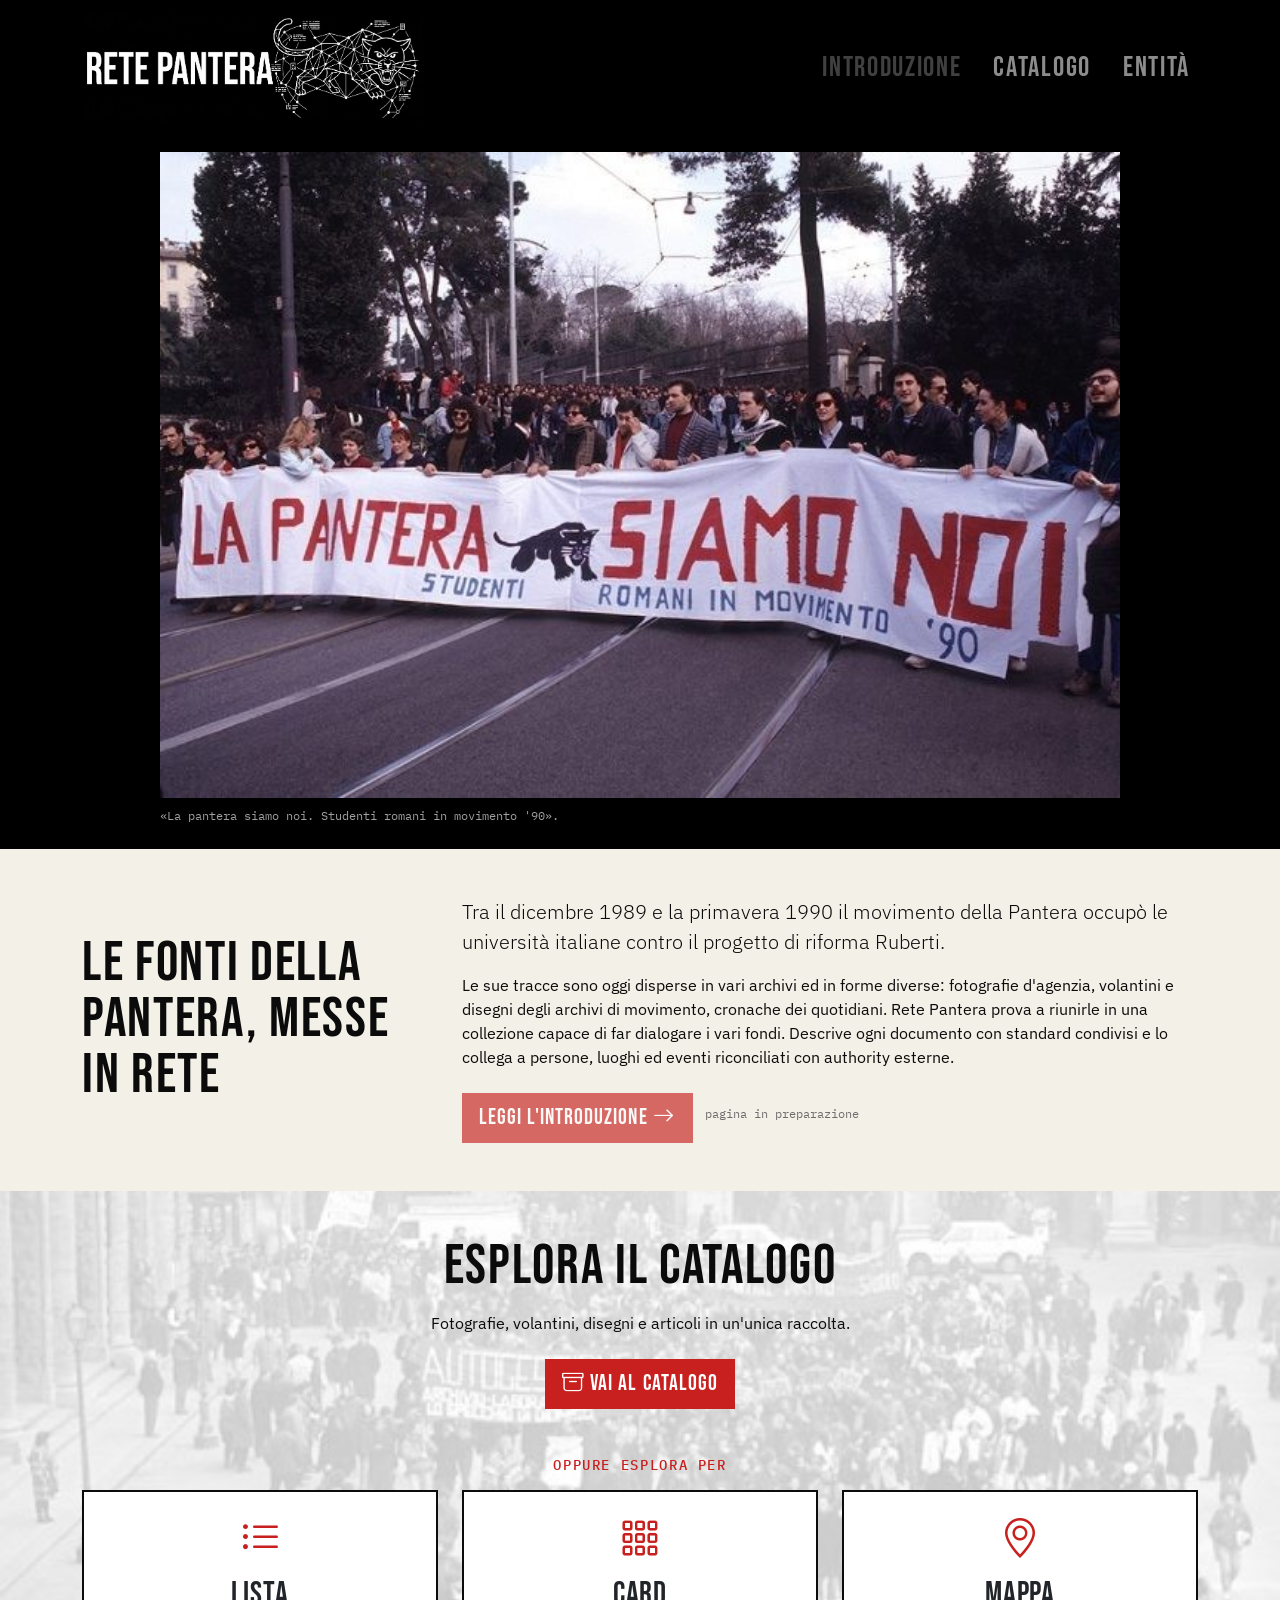
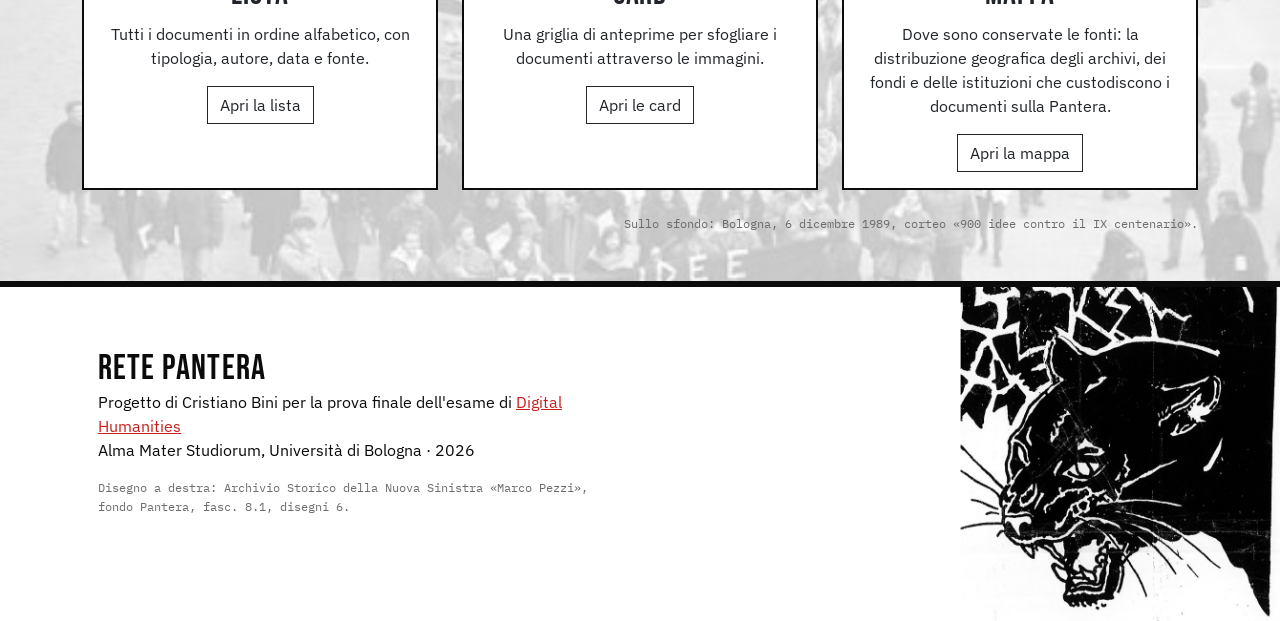
<file: index.html>
<!DOCTYPE html>
<html lang="it">
<head>
  
  <meta charset="utf-8">
  <meta name="viewport" content="width=device-width, initial-scale=1">
  <title>Rete Pantera · Fonti sul movimento studentesco del 1989-1990</title>
  <meta name="description" content="Collezione digitale che mette in rete fotografie, volantini, disegni e articoli sul movimento studentesco della Pantera (1989-1990) conservati in archivi diversi.">

  
  <link rel="schema.DC" href="http://purl.org/dc/elements/1.1/">
  <link rel="schema.DCTERMS" href="http://purl.org/dc/terms/">
  <meta name="DC.title" lang="it" content="Rete Pantera. Fonti e fondi sul movimento studentesco del 1989-1990">
  <meta name="DC.creator" content="Bini, Cristiano">
  <meta name="DC.subject" lang="it" content="Pantera (movimento studentesco)">
  <meta name="DC.subject" lang="it" content="Movimenti studenteschi">
  <meta name="DC.subject" lang="it" content="Università - Riforma - Italia - 1989-1990">
  <meta name="DC.description" lang="it" content="Collezione digitale che mette in relazione fotografie, volantini, disegni e articoli di giornale sul movimento della Pantera, conservati in archivi e fondi diversi.">
  <meta name="DC.type" content="Collection">
  <meta name="DC.format" content="text/html">
  <meta name="DC.language" content="it">
  <meta name="DC.coverage" lang="it" content="Italia, 1989-1990">
  <meta name="DCTERMS.temporal" content="1989/1990">
  
  <meta name="DC.rights" lang="it" content="Immagini e documenti © dei rispettivi autori e archivi di conservazione.">

 
  <link rel="stylesheet" href="https://cdn.jsdelivr.net/npm/bootstrap@5.3.8/dist/css/bootstrap.min.css">
  <link rel="stylesheet" href="https://cdn.jsdelivr.net/npm/bootstrap-icons@1.13.1/font/bootstrap-icons.min.css">
  <link rel="preconnect" href="https://fonts.googleapis.com">
  <link rel="preconnect" href="https://fonts.gstatic.com" crossorigin>
  <link rel="stylesheet" href="https://fonts.googleapis.com/css2?family=Bebas+Neue&family=IBM+Plex+Mono&family=IBM+Plex+Sans:wght@400;600&display=swap">
  <link rel="stylesheet" href="css/style.css">
</head>

<body>


  <header class="sticky-top">
    <nav class="navbar navbar-expand-lg bg-black" data-bs-theme="dark" aria-label="Navigazione principale">
      <div class="container">
        <a class="navbar-brand" href="index.html">
          <img src="img/logo.jpg" alt="Rete Pantera, torna alla home" class="logo">
        </a>
        <button class="navbar-toggler" type="button" data-bs-toggle="collapse" data-bs-target="#menu"
                aria-controls="menu" aria-expanded="false" aria-label="Apri il menu">
          <span class="navbar-toggler-icon"></span>
        </button>
        <div class="collapse navbar-collapse" id="menu">
          <ul class="navbar-nav ms-auto">
           
            <li class="nav-item"><a class="nav-link disabled" aria-disabled="true">Introduzione</a></li>
            <li class="nav-item"><a class="nav-link" href="catalogo.html">Catalogo</a></li>
            <li class="nav-item"><a class="nav-link" href="voci-autorita.html">Entità</a></li>
          </ul>
        </div>
      </div>
    </nav>
  </header>

  <main>

   
    <section class="hero bg-black">
      <div class="container pt-3 pb-4">
        <figure class="figure d-block mx-auto mb-0">
          <img src="img/sfondo-hero.jpg" class="figure-img img-fluid w-100 mb-2"
               alt="Studenti in corteo dietro uno striscione bianco con la scritta rossa «La pantera siamo noi» e il disegno di una pantera nera">
         
          <figcaption class="figure-caption didascalia">«La pantera siamo noi. Studenti romani in movimento '90». </figcaption>
        </figure>
      </div>
    </section>

    
    <section class="sezione-descrizione py-5">
      <div class="container">
        <div class="row g-4 align-items-center">

          <div class="col-lg-4">
            <h1 class="titolo-sezione mb-0">Le fonti della Pantera, messe in rete</h1>
          </div>

          <div class="col-lg-8">
            <p class="lead">Tra il dicembre 1989 e la primavera 1990 il movimento della Pantera occupò le università italiane contro il progetto di riforma Ruberti.</p>
            <p>Le sue tracce sono oggi disperse in vari archivi ed in forme diverse: fotografie d'agenzia, volantini e disegni degli archivi di movimento, cronache dei quotidiani. Rete Pantera prova a riunirle in una collezione capace di far dialogare i vari fondi. Descrive ogni documento con standard condivisi e lo collega a persone, luoghi ed eventi riconciliati con authority esterne.</p>
            
            <a class="btn btn-pantera btn-lg mt-2 disabled" role="button" aria-disabled="true">
              Leggi l'introduzione <i class="bi bi-arrow-right" aria-hidden="true"></i>
            </a>
            <span class="didascalia ms-2">pagina in preparazione</span>
          </div>

        </div>
      </div>
    </section>

    
    <section class="sfondo-corteo py-5">
      <div class="container text-center">
        <h2 class="titolo-sezione">Esplora il catalogo</h2>
        <p class="mb-4">Fotografie, volantini, disegni e articoli in un'unica raccolta.</p>
        <a href="catalogo.html" class="btn btn-pantera btn-lg">
          <i class="bi bi-archive" aria-hidden="true"></i> Vai al catalogo
        </a>

        <h3 class="etichetta mt-5 mb-3">oppure esplora per</h3>
        <div class="row row-cols-1 row-cols-md-3 g-4">

          <div class="col">
            <div class="card card-vista h-100">
              <div class="card-body">
                <i class="bi bi-list-ul icona-vista" aria-hidden="true"></i>
                <h4 class="card-title">Lista</h4>
                <p class="card-text">Tutti i documenti in ordine alfabetico, con tipologia, autore, data e fonte.</p>
                <a href="catalogo.html?vista=lista" class="btn btn-outline-dark stretched-link">Apri la lista</a>
              </div>
            </div>
          </div>

          <div class="col">
            <div class="card card-vista h-100">
              <div class="card-body">
                <i class="bi bi-grid-3x3-gap icona-vista" aria-hidden="true"></i>
                <h4 class="card-title">Card</h4>
                <p class="card-text">Una griglia di anteprime per sfogliare i documenti attraverso le immagini.</p>
                <a href="catalogo.html?vista=card" class="btn btn-outline-dark stretched-link">Apri le card</a>
              </div>
            </div>
          </div>

          <div class="col">
            <div class="card card-vista h-100">
              <div class="card-body">
                <i class="bi bi-geo-alt icona-vista" aria-hidden="true"></i>
                <h4 class="card-title">Mappa</h4>
                <p class="card-text">Dove sono conservate le fonti: la distribuzione geografica degli archivi, dei fondi e delle istituzioni che custodiscono i documenti sulla Pantera.</p>
                <a href="catalogo.html?vista=mappa" class="btn btn-outline-dark stretched-link">Apri la mappa</a>
              </div>
            </div>
          </div>

        </div>

        
        <p class="didascalia text-end mt-4 mb-0">Sullo sfondo: Bologna, 6 dicembre 1989, corteo «900 idee contro il IX centenario».</p>
      </div>
    </section>

  </main>

 
  <footer class="footer-pantera py-5">
    <div class="container">
      <div class="row">
        <div class="col-md-7">
          <div class="crediti p-3">
            <p class="titolo-footer mb-1">Rete Pantera</p>
            <p class="mb-3">Progetto di Cristiano Bini per la prova finale dell'esame di
             
              <a href="https://www.unibo.it/it/studiare/insegnamenti-competenze-trasversali-moocs/insegnamenti/insegnamento/2025/421610">Digital Humanities</a><br>
              Alma Mater Studiorum, Università di Bologna · 2026</p>
            <ul class="list-unstyled didascalia mb-0">
              <li>Disegno a destra: Archivio Storico della Nuova Sinistra «Marco Pezzi», fondo Pantera, fasc. 8.1, disegni 6.</li>
              
            </ul>
          </div>
        </div>
      </div>
    </div>
  </footer>

  
  <script src="https://cdn.jsdelivr.net/npm/bootstrap@5.3.8/dist/js/bootstrap.bundle.min.js"></script>
  <script src="js/script.js"></script>
</body>
</html>
</file>
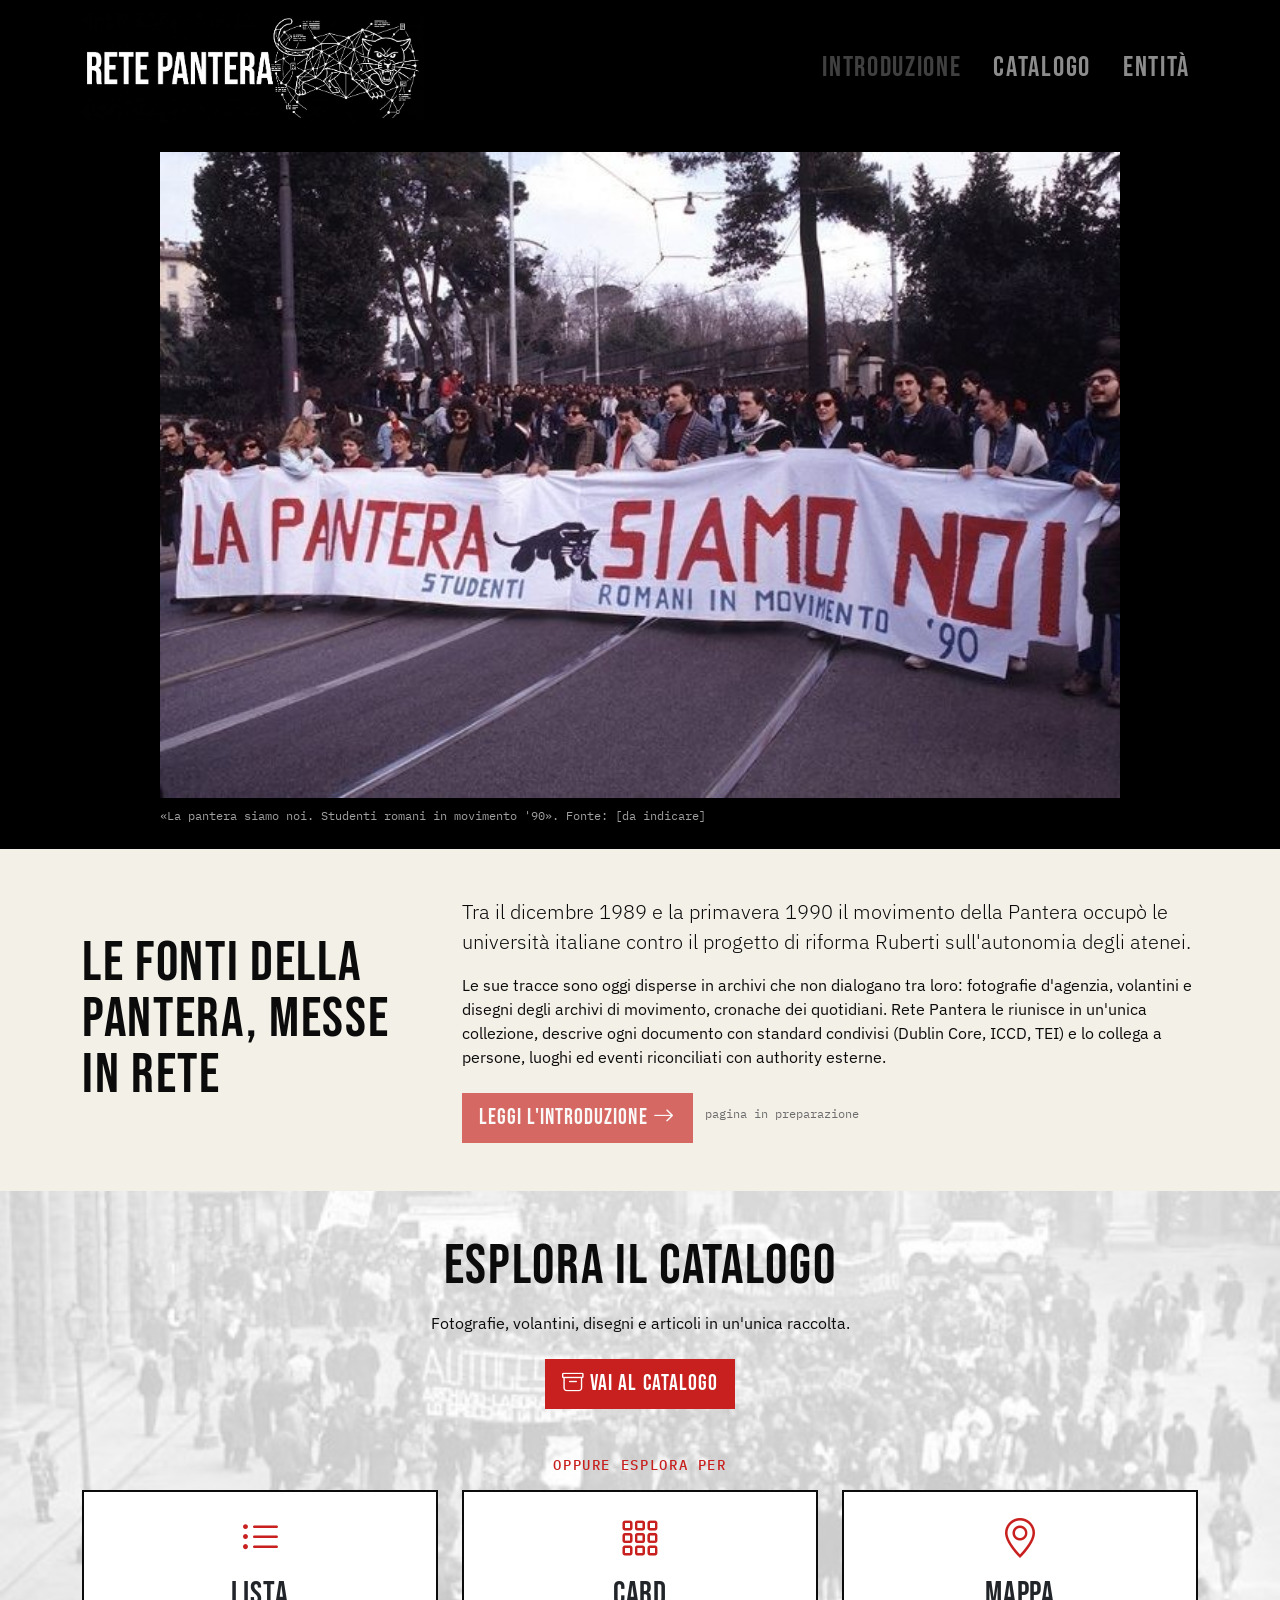
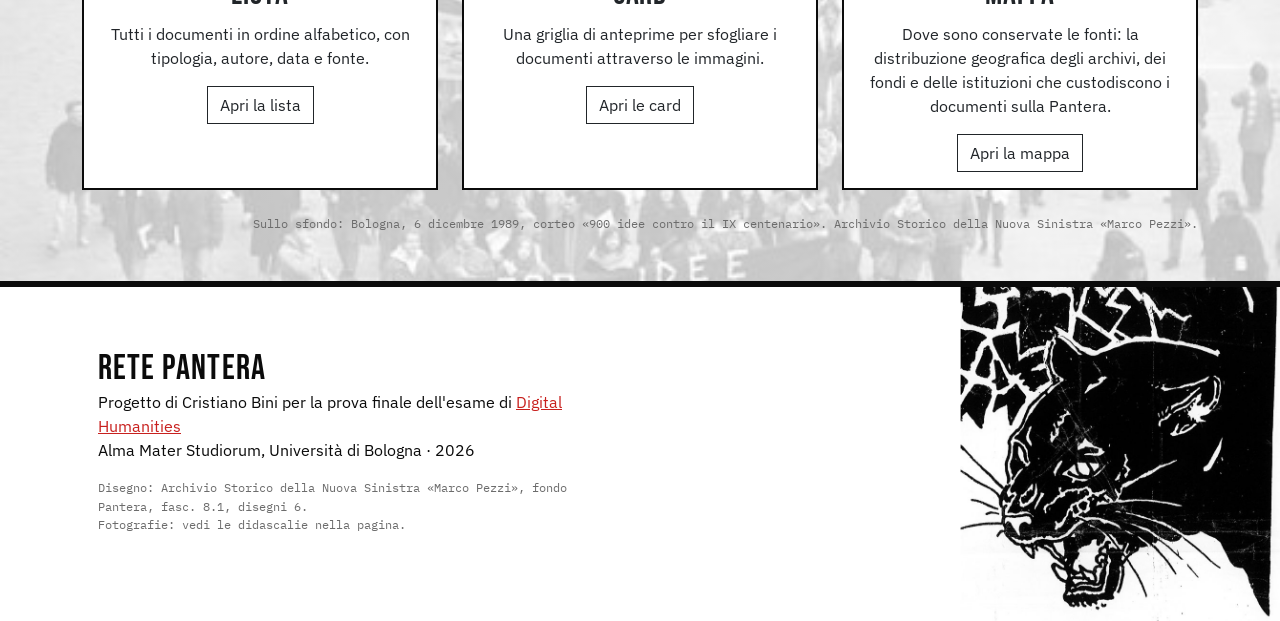
<file: Rete-pantera-DH/index.html>
<!DOCTYPE html>
<html lang="it">
<head>
  <!-- ===== METADATI DI BASE =====
       charset e viewport servono a Bootstrap per il layout responsive.
       Doc: https://getbootstrap.com/docs/5.3/getting-started/introduction/#quick-start -->
  <meta charset="utf-8">
  <meta name="viewport" content="width=device-width, initial-scale=1">
  <title>Rete Pantera · Fonti sul movimento studentesco del 1989-1990</title>
  <meta name="description" content="Collezione digitale che mette in rete fotografie, volantini, disegni e articoli sul movimento studentesco della Pantera (1989-1990) conservati in archivi diversi.">

  <!-- ===== METADATI DUBLIN CORE (richiesti dalle linee guida nella index) =====
       Sintassi DCMI "DC-HTML": i <link rel="schema.*"> dichiarano i namespace,
       i <meta name="DC.*"> riportano i valori (un meta per ogni valore ripetuto).
       Doc: https://www.dublincore.org/specifications/dublin-core/dc-html/
       I valori seguono W3CDTF (date), DCMI Type Vocabulary, MIME type e RFC 5646 (lingua);
       l'attributo scheme della specifica DC-HTML è omesso perché obsoleto in HTML5. -->
  <link rel="schema.DC" href="http://purl.org/dc/elements/1.1/">
  <link rel="schema.DCTERMS" href="http://purl.org/dc/terms/">
  <meta name="DC.title" lang="it" content="Rete Pantera. Fonti e fondi sul movimento studentesco del 1989-1990">
  <meta name="DC.creator" content="Bini, Cristiano">
  <meta name="DC.subject" lang="it" content="Pantera (movimento studentesco)">
  <meta name="DC.subject" lang="it" content="Movimenti studenteschi">
  <meta name="DC.subject" lang="it" content="Università - Riforma - Italia - 1989-1990">
  <meta name="DC.description" lang="it" content="Collezione digitale che mette in relazione fotografie, volantini, disegni e articoli di giornale sul movimento della Pantera, conservati in archivi e fondi diversi.">
  <meta name="DC.date" content="2026-11-03">
  <meta name="DC.type" content="Collection">
  <meta name="DC.format" content="text/html">
  <meta name="DC.language" content="it">
  <meta name="DC.coverage" lang="it" content="Italia, 1989-1990">
  <meta name="DCTERMS.temporal" content="1989/1990">
  <!-- DA COMPLETARE: licenza dei testi del sito -->
  <meta name="DC.rights" lang="it" content="Immagini e documenti © dei rispettivi autori e archivi di conservazione.">

  <!-- ===== CSS =====
       Ordine: prima Bootstrap, poi le icone, poi i font, per ultimo style.css
       (così le nostre regole possono sovrascrivere quelle di Bootstrap).
       Bootstrap via CDN: https://getbootstrap.com/docs/5.3/getting-started/introduction/#cdn-links
       Bootstrap Icons: https://icons.getbootstrap.com/#install -->
  <link rel="stylesheet" href="https://cdn.jsdelivr.net/npm/bootstrap@5.3.8/dist/css/bootstrap.min.css">
  <link rel="stylesheet" href="https://cdn.jsdelivr.net/npm/bootstrap-icons@1.13.1/font/bootstrap-icons.min.css">
  <link rel="preconnect" href="https://fonts.googleapis.com">
  <link rel="preconnect" href="https://fonts.gstatic.com" crossorigin>
  <link rel="stylesheet" href="https://fonts.googleapis.com/css2?family=Bebas+Neue&family=IBM+Plex+Mono&family=IBM+Plex+Sans:wght@400;600&display=swap">
  <link rel="stylesheet" href="css/style.css">
</head>

<body>

  <!-- ===== HEADER / NAVBAR =====
       .sticky-top sull'header: la barra resta in alto durante lo scorrimento.
       .navbar-expand-lg: menu orizzontale da 992px in su; sotto diventa un pulsante "hamburger"
       che apre il menu grazie al componente Collapse (data-bs-toggle / data-bs-target).
       data-bs-theme="dark": colori del testo pensati per lo sfondo nero.
       .ms-auto: margine sinistro automatico, spinge le voci a destra.
       Doc navbar: https://getbootstrap.com/docs/5.3/components/navbar/
       Doc collapse: https://getbootstrap.com/docs/5.3/components/collapse/ -->
  <header class="sticky-top">
    <nav class="navbar navbar-expand-lg bg-black" data-bs-theme="dark" aria-label="Navigazione principale">
      <div class="container">
        <a class="navbar-brand" href="index.html">
          <img src="img/logo.jpg" alt="Rete Pantera, torna alla home" class="logo">
        </a>
        <button class="navbar-toggler" type="button" data-bs-toggle="collapse" data-bs-target="#menu"
                aria-controls="menu" aria-expanded="false" aria-label="Apri il menu">
          <span class="navbar-toggler-icon"></span>
        </button>
        <div class="collapse navbar-collapse" id="menu">
          <ul class="navbar-nav ms-auto">
            <!-- Introduzione: segnaposto non cliccabile, pagina da realizzare.
                 .disabled + aria-disabled="true" e nessun href: la voce resta visibile ma spenta.
                 Doc: https://getbootstrap.com/docs/5.3/components/navbar/#nav -->
            <li class="nav-item"><a class="nav-link disabled" aria-disabled="true">Introduzione</a></li>
            <li class="nav-item"><a class="nav-link" href="catalogo.html">Catalogo</a></li>
            <li class="nav-item"><a class="nav-link" href="voci-autorita.html">Entità</a></li>
          </ul>
        </div>
      </div>
    </nav>
  </header>

  <main>

    <!-- ===== IMMAGINE DI APERTURA (hero) =====
         <figure> con .figure-img e .figure-caption: immagine con didascalia.
         .img-fluid: l'immagine si adatta alla larghezza disponibile senza deformarsi.
         .container: contenitore centrato a larghezza massima, usato in tutte le sezioni.
         Doc figure: https://getbootstrap.com/docs/5.3/content/figures/
         Doc immagini: https://getbootstrap.com/docs/5.3/content/images/
         Doc container: https://getbootstrap.com/docs/5.3/layout/containers/ -->
    <section class="hero bg-black">
      <div class="container pt-3 pb-4">
        <figure class="figure d-block mx-auto mb-0">
          <img src="img/sfondo-hero.jpg" class="figure-img img-fluid w-100 mb-2"
               alt="Studenti in corteo dietro uno striscione bianco con la scritta rossa «La pantera siamo noi» e il disegno di una pantera nera">
          <!-- DA COMPLETARE: autore, luogo e archivio della fotografia -->
          <figcaption class="figure-caption didascalia">«La pantera siamo noi. Studenti romani in movimento '90». Fonte: [da indicare]</figcaption>
        </figure>
      </div>
    </section>

    <!-- ===== DESCRIZIONE DEL PROGETTO =====
         Fascia orizzontale divisa in due colonne della griglia a 12:
         titolo a sinistra (.col-lg-4), testo e pulsante a destra (.col-lg-8).
         Da 992px in su le colonne si affiancano, sotto si impilano.
         .g-4 è lo spazio tra le colonne; .align-items-center le centra in verticale.
         Doc griglia: https://getbootstrap.com/docs/5.3/layout/grid/
         Doc allineamento: https://getbootstrap.com/docs/5.3/layout/columns/#alignment
         Doc pulsanti: https://getbootstrap.com/docs/5.3/components/buttons/ -->
    <section class="sezione-descrizione py-5">
      <div class="container">
        <div class="row g-4 align-items-center">

          <div class="col-lg-4">
            <h1 class="titolo-sezione mb-0">Le fonti della Pantera, messe in rete</h1>
          </div>

          <div class="col-lg-8">
            <p class="lead">Tra il dicembre 1989 e la primavera 1990 il movimento della Pantera occupò le università italiane contro il progetto di riforma Ruberti sull'autonomia degli atenei.</p>
            <p>Le sue tracce sono oggi disperse in archivi che non dialogano tra loro: fotografie d'agenzia, volantini e disegni degli archivi di movimento, cronache dei quotidiani. Rete Pantera le riunisce in un'unica collezione, descrive ogni documento con standard condivisi (Dublin Core, ICCD, TEI) e lo collega a persone, luoghi ed eventi riconciliati con authority esterne.</p>
            <!-- Pulsante segnaposto: la pagina di introduzione è da realizzare.
                 Su un <a> lo stato disattivato si ottiene con .disabled e aria-disabled="true", senza href.
                 Doc: https://getbootstrap.com/docs/5.3/components/buttons/#disabled-state -->
            <a class="btn btn-pantera btn-lg mt-2 disabled" role="button" aria-disabled="true">
              Leggi l'introduzione <i class="bi bi-arrow-right" aria-hidden="true"></i>
            </a>
            <span class="didascalia ms-2">pagina in preparazione</span>
          </div>

        </div>
      </div>
    </section>

    <!-- ===== ESPLORA IL CATALOGO =====
         Pulsante principale verso catalogo.html (vista predefinita) e tre Card,
         una per ogni modo di esplorare. Ogni card passa la scelta nell'indirizzo:
         catalogo.html?vista=lista | card | mappa  (il parametro viene letto da js/script.js).
         .row-cols-1 .row-cols-md-3: una card per riga su mobile, tre affiancate da 768px.
         .h-100: card della stessa altezza.
         .stretched-link: rende cliccabile l'intera card, non solo il pulsante.
         Doc card: https://getbootstrap.com/docs/5.3/components/card/
         Doc row-cols: https://getbootstrap.com/docs/5.3/layout/grid/#row-columns
         Doc stretched link: https://getbootstrap.com/docs/5.3/helpers/stretched-link/
         Icone: https://icons.getbootstrap.com/ -->
    <section class="sfondo-corteo py-5">
      <div class="container text-center">
        <h2 class="titolo-sezione">Esplora il catalogo</h2>
        <p class="mb-4">Fotografie, volantini, disegni e articoli in un'unica raccolta.</p>
        <a href="catalogo.html" class="btn btn-pantera btn-lg">
          <i class="bi bi-archive" aria-hidden="true"></i> Vai al catalogo
        </a>

        <h3 class="etichetta mt-5 mb-3">oppure esplora per</h3>
        <div class="row row-cols-1 row-cols-md-3 g-4">

          <div class="col">
            <div class="card card-vista h-100">
              <div class="card-body">
                <i class="bi bi-list-ul icona-vista" aria-hidden="true"></i>
                <h4 class="card-title">Lista</h4>
                <p class="card-text">Tutti i documenti in ordine alfabetico, con tipologia, autore, data e fonte.</p>
                <a href="catalogo.html?vista=lista" class="btn btn-outline-dark stretched-link">Apri la lista</a>
              </div>
            </div>
          </div>

          <div class="col">
            <div class="card card-vista h-100">
              <div class="card-body">
                <i class="bi bi-grid-3x3-gap icona-vista" aria-hidden="true"></i>
                <h4 class="card-title">Card</h4>
                <p class="card-text">Una griglia di anteprime per sfogliare i documenti attraverso le immagini.</p>
                <a href="catalogo.html?vista=card" class="btn btn-outline-dark stretched-link">Apri le card</a>
              </div>
            </div>
          </div>

          <div class="col">
            <div class="card card-vista h-100">
              <div class="card-body">
                <i class="bi bi-geo-alt icona-vista" aria-hidden="true"></i>
                <h4 class="card-title">Mappa</h4>
                <p class="card-text">Dove sono conservate le fonti: la distribuzione geografica degli archivi, dei fondi e delle istituzioni che custodiscono i documenti sulla Pantera.</p>
                <a href="catalogo.html?vista=mappa" class="btn btn-outline-dark stretched-link">Apri la mappa</a>
              </div>
            </div>
          </div>

        </div>

        <!-- Credito della fotografia usata come sfondo semitrasparente di questa sezione.
             Data e soggetto ricavati dal nome del file; autore (Nadalini?) da verificare
             sulla pagina dell'Archivio: https://www.iperbole.bologna.it/asnsmp/Foto_Nadalini_Pantera.html -->
        <p class="didascalia text-end mt-4 mb-0">Sullo sfondo: Bologna, 6 dicembre 1989, corteo «900 idee contro il IX centenario». Archivio Storico della Nuova Sinistra «Marco Pezzi».</p>
      </div>
    </section>

  </main>

  <!-- ===== FOOTER =====
       La testa di pantera è impostata come sfondo in css/style.css (.footer-pantera).
       .col-md-7: i crediti occupano 7 colonne su 12 da 768px in su, lasciando spazio al disegno.
       Doc griglia: https://getbootstrap.com/docs/5.3/layout/grid/
       Doc spaziature (py-5, mb-3…): https://getbootstrap.com/docs/5.3/utilities/spacing/ -->
  <footer class="footer-pantera py-5">
    <div class="container">
      <div class="row">
        <div class="col-md-7">
          <div class="crediti p-3">
            <p class="titolo-footer mb-1">Rete Pantera</p>
            <p class="mb-3">Progetto di Cristiano Bini per la prova finale dell'esame di
              <!-- DA COMPLETARE: indirizzo della pagina del corso -->
              <a href="#">Digital Humanities</a><br>
              Alma Mater Studiorum, Università di Bologna · 2026</p>
            <ul class="list-unstyled didascalia mb-0">
              <li>Disegno: Archivio Storico della Nuova Sinistra «Marco Pezzi», fondo Pantera, fasc. 8.1, disegni 6.</li>
              <li>Fotografie: vedi le didascalie nella pagina.</li>
            </ul>
          </div>
        </div>
      </div>
    </div>
  </footer>

  <!-- ===== JAVASCRIPT =====
       Il bundle di Bootstrap (include Popper) fa funzionare i componenti interattivi,
       qui il menu Collapse della navbar. Poi il nostro script comune a tutte le pagine.
       Doc: https://getbootstrap.com/docs/5.3/getting-started/javascript/ -->
  <script src="https://cdn.jsdelivr.net/npm/bootstrap@5.3.8/dist/js/bootstrap.bundle.min.js"></script>
  <script src="js/script.js"></script>
</body>
</html>
</file>
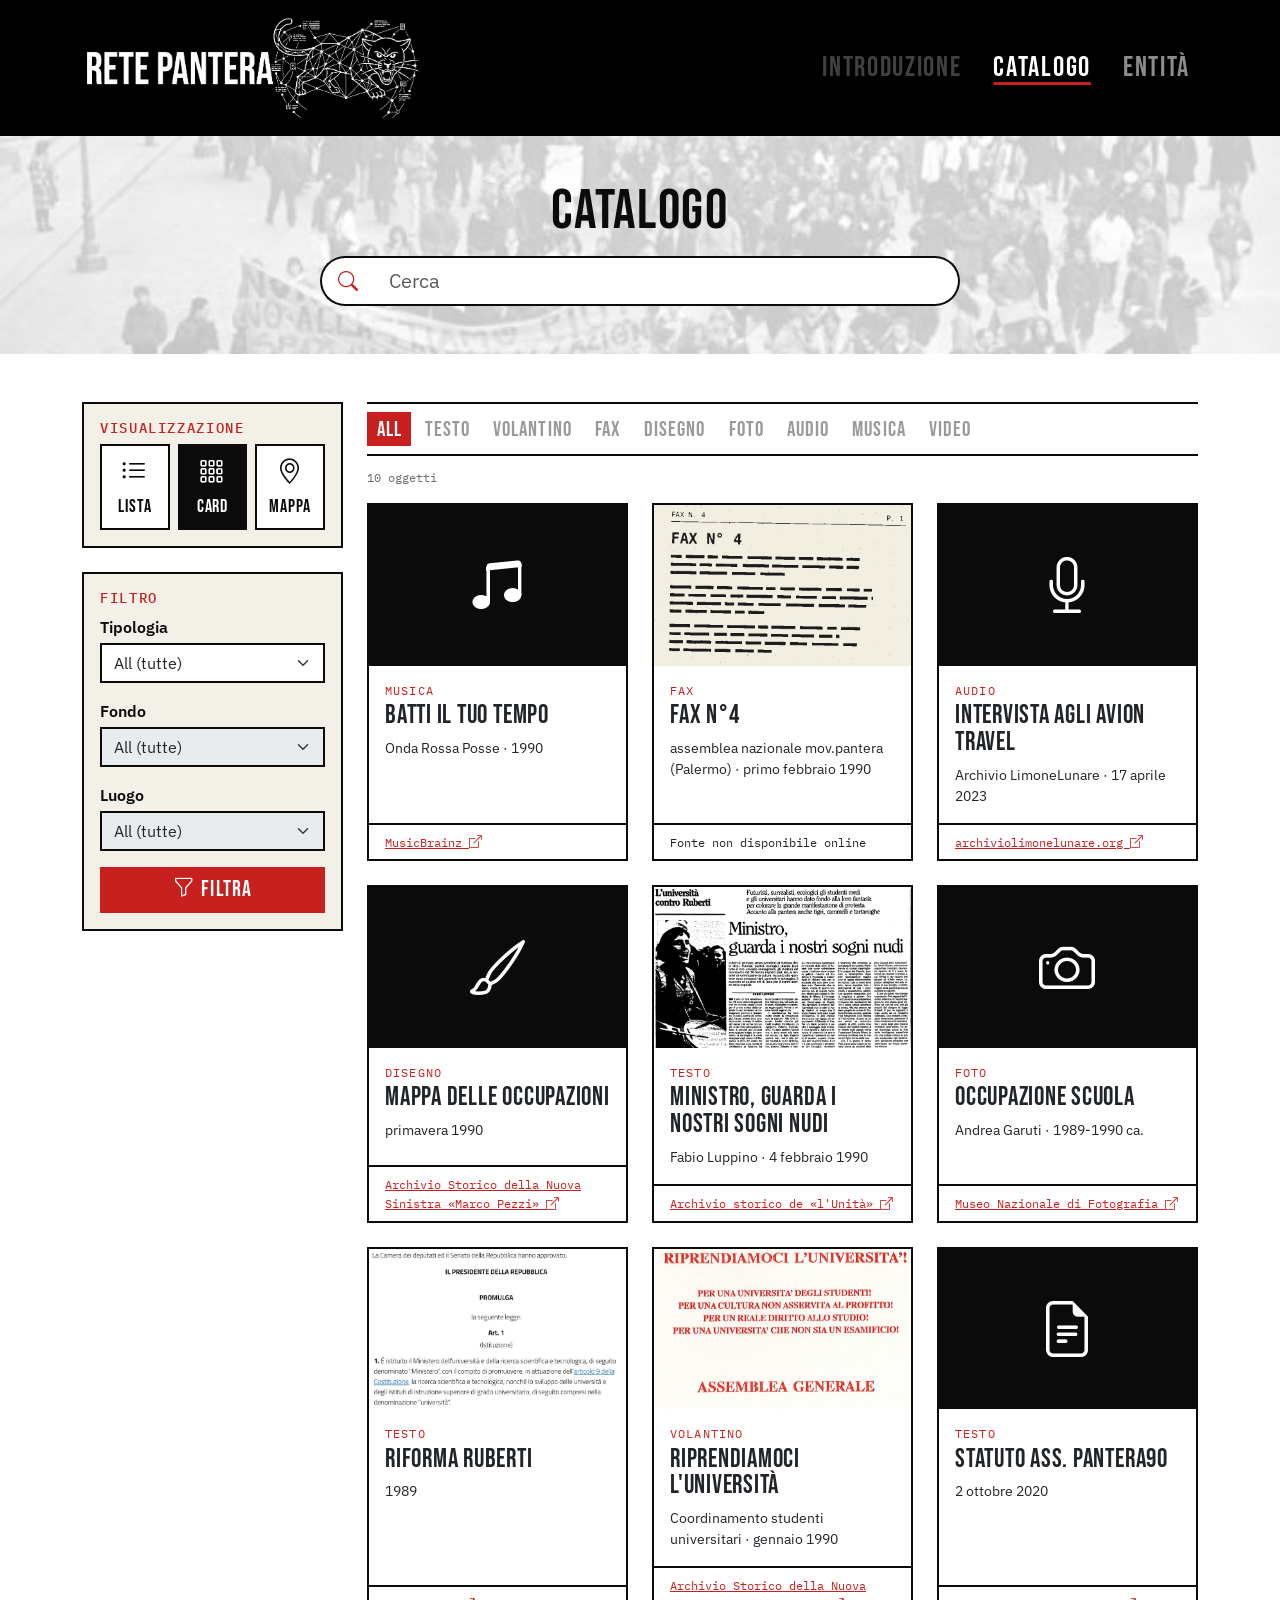
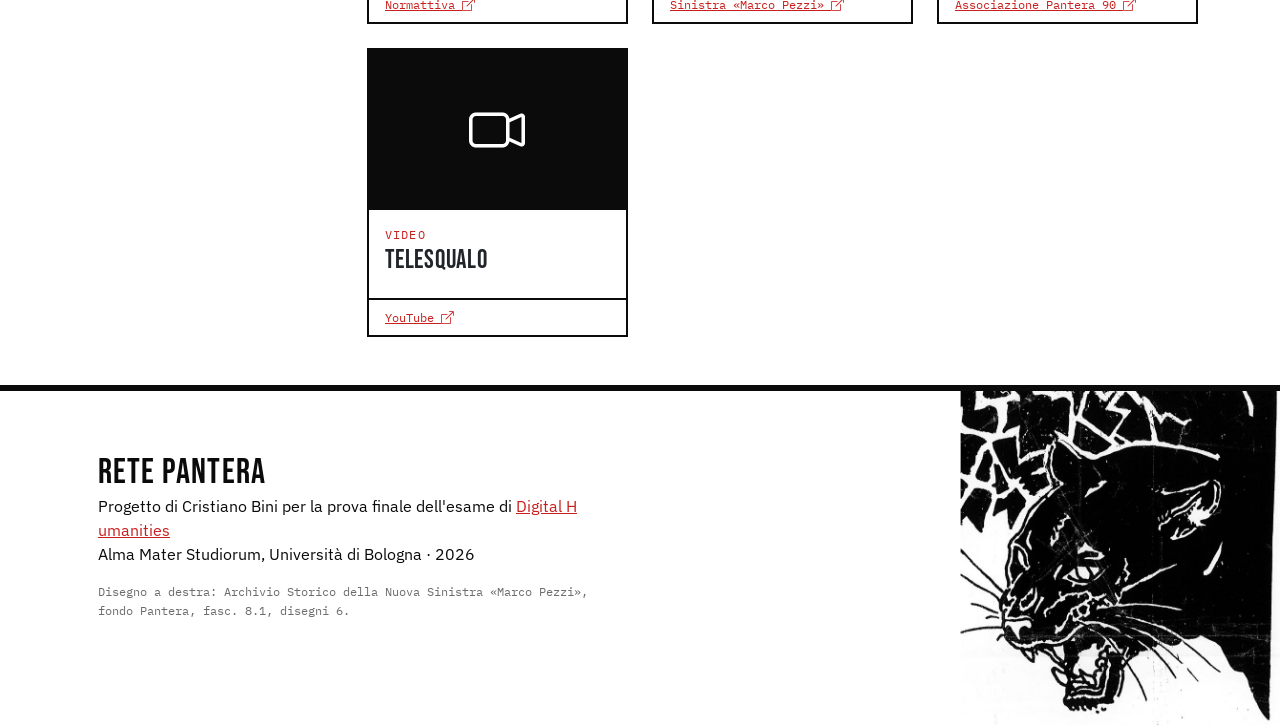
<file: catalogo.html>
<!DOCTYPE html>
<html lang="it">
<head>
  
  <meta charset="utf-8">
  <meta name="viewport" content="width=device-width, initial-scale=1">
  <title>Catalogo · Rete Pantera</title>
  <meta name="description" content="Catalogo degli oggetti di Rete Pantera: testi, volantini, fotografie, disegni, audio, musica e video sul movimento della Pantera (1989-1990), consultabili come lista o come card.">

  
  <link rel="stylesheet" href="https://cdn.jsdelivr.net/npm/bootstrap@5.3.8/dist/css/bootstrap.min.css">
  <link rel="stylesheet" href="https://cdn.jsdelivr.net/npm/bootstrap-icons@1.13.1/font/bootstrap-icons.min.css">
  <link rel="preconnect" href="https://fonts.googleapis.com">
  <link rel="preconnect" href="https://fonts.gstatic.com" crossorigin>
  <link rel="stylesheet" href="https://fonts.googleapis.com/css2?family=Bebas+Neue&family=IBM+Plex+Mono&family=IBM+Plex+Sans:wght@400;600&display=swap">
  <link rel="stylesheet" href="css/style.css">
</head>

<body>

  <!-- ===== HEADER / NAVBAR =====
       Doc navbar: https://getbootstrap.com/docs/5.3/components/navbar/
       Doc collapse: https://getbootstrap.com/docs/5.3/components/collapse/ -->
  <header class="sticky-top">
    <nav class="navbar navbar-expand-lg bg-black" data-bs-theme="dark" aria-label="Navigazione principale">
      <div class="container">
        <a class="navbar-brand" href="index.html">
          <img src="img/logo.jpg" alt="Rete Pantera, torna alla home" class="logo">
        </a>
        <button class="navbar-toggler" type="button" data-bs-toggle="collapse" data-bs-target="#menu"
                aria-controls="menu" aria-expanded="false" aria-label="Apri il menu">
          <span class="navbar-toggler-icon"></span>
        </button>
        <div class="collapse navbar-collapse" id="menu">
          <ul class="navbar-nav ms-auto">
            <li class="nav-item"><a class="nav-link disabled" aria-disabled="true">Introduzione</a></li>
            <li class="nav-item"><a class="nav-link" href="catalogo.html">Catalogo</a></li>
            <li class="nav-item"><a class="nav-link" href="voci-autorita.html">Entità</a></li>
          </ul>
        </div>
      </div>
    </nav>
  </header>

  <main>

    
    <section class="sfondo-corteo py-5">
      <div class="container text-center">
        <h1 class="titolo-sezione">Catalogo</h1>
        <form id="form-ricerca" class="ricerca mx-auto" role="search">
          <div class="input-group input-group-lg">
            <span class="input-group-text"><i class="bi bi-search" aria-hidden="true"></i></span>
            <input type="search" id="cerca" class="form-control" placeholder="Cerca" aria-label="Cerca nel catalogo per titolo, autore o fonte">
          </div>
        </form>
      </div>
    </section>

    <!-- ===== CONTENUTO: FASCIA LATERALE + BOX CONTENUTI =====
         Doc griglia: https://getbootstrap.com/docs/5.3/layout/grid/ -->
    <section class="py-5">
      <div class="container">
        <div class="row g-4">

          <aside class="col-lg-3">
            <div class="row g-4">

            
              <div class="col-md-6 col-lg-12">
                <div class="blocco-laterale p-3">
                  <h2 class="etichetta">Visualizzazione</h2>
                  <div class="nav nav-pills scelta-vista" role="tablist">
                    <button class="nav-link" id="tab-lista" data-vista="lista" data-bs-toggle="tab" data-bs-target="#vista-lista"
                            type="button" role="tab" aria-controls="vista-lista" aria-selected="false">
                      <i class="bi bi-list-ul" aria-hidden="true"></i>Lista
                    </button>
                    <button class="nav-link active" id="tab-card" data-vista="card" data-bs-toggle="tab" data-bs-target="#vista-card"
                            type="button" role="tab" aria-controls="vista-card" aria-selected="true">
                      <i class="bi bi-grid-3x3-gap" aria-hidden="true"></i>Card
                    </button>
                    <button class="nav-link" id="tab-mappa" data-vista="mappa" data-bs-toggle="tab" data-bs-target="#vista-mappa"
                            type="button" role="tab" aria-controls="vista-mappa" aria-selected="false">
                      <i class="bi bi-geo-alt" aria-hidden="true"></i>Mappa
                    </button>
                  </div>
                </div>
              </div>

              <!-- BLOCCO "FILTRO"
                   Doc dropdown: https://getbootstrap.com/docs/5.3/components/dropdowns/
                   Doc chiusura automatica: https://getbootstrap.com/docs/5.3/components/dropdowns/#auto-close-behavior
                   Doc caselle di spunta: https://getbootstrap.com/docs/5.3/forms/checks-radios/ -->
              <div class="col-md-6 col-lg-12">
                <form id="form-filtro" class="blocco-laterale p-3">
                  <h2 class="etichetta">Filtro</h2>

                  <p class="form-label" id="etichetta-tipologia">Tipologia</p>
                  <div class="dropdown mb-3">
                    <button id="pulsante-tipologia" class="form-select text-start" type="button"
                            data-bs-toggle="dropdown" data-bs-auto-close="outside" aria-expanded="false"
                            aria-describedby="etichetta-tipologia">All (tutte)</button>
                    <ul id="menu-tipologia" class="dropdown-menu w-100 menu-filtro">
                      <li><label class="dropdown-item"><input class="form-check-input me-2" type="checkbox" value="ALL" checked>All (tutte)</label></li>
                      <li><hr class="dropdown-divider"></li>
                      <li><label class="dropdown-item"><input class="form-check-input me-2" type="checkbox" value="TESTO" data-nome="Testo" checked>Testo</label></li>
                      <li><label class="dropdown-item"><input class="form-check-input me-2" type="checkbox" value="VOLANTINO" data-nome="Volantino" checked>Volantino</label></li>
                      <li><label class="dropdown-item"><input class="form-check-input me-2" type="checkbox" value="FAX" data-nome="Fax" checked>Fax</label></li>
                      <li><label class="dropdown-item"><input class="form-check-input me-2" type="checkbox" value="DISEGNO" data-nome="Disegno" checked>Disegno</label></li>
                      <li><label class="dropdown-item"><input class="form-check-input me-2" type="checkbox" value="FOTO" data-nome="Foto" checked>Foto</label></li>
                      <li><label class="dropdown-item"><input class="form-check-input me-2" type="checkbox" value="AUDIO" data-nome="Audio" checked>Audio</label></li>
                      <li><label class="dropdown-item"><input class="form-check-input me-2" type="checkbox" value="MUSICA" data-nome="Musica" checked>Musica</label></li>
                      <li><label class="dropdown-item"><input class="form-check-input me-2" type="checkbox" value="VIDEO" data-nome="Video" checked>Video</label></li>
                    </ul>
                  </div>

                  
                  <p class="form-label">Fondo</p>
                  <div class="dropdown mb-3">
                    <button class="form-select text-start" type="button" disabled>All (tutte)</button>
                  </div>

                  <p class="form-label">Luogo</p>
                  <div class="dropdown mb-3">
                    <button class="form-select text-start" type="button" disabled>All (tutte)</button>
                  </div>

                  <button type="submit" class="btn btn-pantera w-100">
                    <i class="bi bi-funnel" aria-hidden="true"></i> Filtra
                  </button>
                </form>
              </div>

            </div>
          </aside>

        
          <div class="col-lg-9">
            <h2 class="visually-hidden">Oggetti del catalogo</h2>

            
            <ul class="banda-tipologie" aria-label="Tipologie del catalogo; quella evidenziata è il filtro attivo">
              <li class="tipo" data-tipo="ALL">All</li>
              <li class="tipo" data-tipo="TESTO">Testo</li>
              <li class="tipo" data-tipo="VOLANTINO">Volantino</li>
              <li class="tipo" data-tipo="FAX">Fax</li>
              <li class="tipo" data-tipo="DISEGNO">Disegno</li>
              <li class="tipo" data-tipo="FOTO">Foto</li>
              <li class="tipo" data-tipo="AUDIO">Audio</li>
              <li class="tipo" data-tipo="MUSICA">Musica</li>
              <li class="tipo" data-tipo="VIDEO">Video</li>
            </ul>

            <p id="contatore" class="didascalia mb-3" aria-live="polite"></p>

           
            <div class="tab-content">

             
              <div class="tab-pane fade" id="vista-lista" role="tabpanel" aria-labelledby="tab-lista" tabindex="0">
                <div class="table-responsive">
                  <table class="table table-hover align-middle tabella-catalogo">
                    <thead>
                      <tr>
                        <th scope="col">Titolo</th>
                        <th scope="col">Tipologia</th>
                        <th scope="col" class="d-none d-md-table-cell">Autore</th>
                        <th scope="col" class="d-none d-md-table-cell">Data</th>
                        <th scope="col" class="d-none d-lg-table-cell">Istituzione</th>
                      </tr>
                    </thead>
                    <tbody id="righe-lista"></tbody>
                  </table>
                </div>
              </div>

             
              <div class="tab-pane fade show active" id="vista-card" role="tabpanel" aria-labelledby="tab-card" tabindex="0">
                <div id="griglia-card" class="row row-cols-1 row-cols-sm-2 row-cols-xl-3 g-4"></div>
              </div>

              
              <div class="tab-pane fade" id="vista-mappa" role="tabpanel" aria-labelledby="tab-mappa" tabindex="0">
                <div class="segnaposto-mappa">
                  <i class="bi bi-geo-alt" aria-hidden="true"></i>
                  <p class="titolo-sezione fs-2 mt-2 mb-1">Mappa in preparazione</p>
                  <p class="mb-0">Dove sono conservate le fonti: la distribuzione geografica degli archivi, dei fondi e delle istituzioni che custodiscono i documenti sulla Pantera.</p>
                </div>
              </div>

            </div>

           
            <p id="nessun-risultato" class="d-none mt-3">Nessun oggetto corrisponde alla ricerca o al filtro scelto.</p>
          </div>

        </div>
      </div>
    </section>

  </main>

  
  <footer class="footer-pantera py-5">
    <div class="container">
      <div class="row">
        <div class="col-md-7">
          <div class="crediti p-3">
            <p class="titolo-footer mb-1">Rete Pantera</p>
            <p class="mb-3">Progetto di Cristiano Bini per la prova finale dell'esame di
             
              <a href="https://www.unibo.it/it/studiare/insegnamenti-competenze-trasversali-moocs/insegnamenti/insegnamento/2025/421610">Digital H
umanities</a><br>
              Alma Mater Studiorum, Università di Bologna · 2026</p>
            <ul class="list-unstyled didascalia mb-0">
              <li>Disegno a destra: Archivio Storico della Nuova Sinistra «Marco Pezzi», fondo Pantera, fasc. 8.1, disegni 6.</li>
              
            </ul>
          </div>
        </div>
      </div>
    </div>
  </footer>

  <!-- ===== JAVASCRIPT =====
       Doc: https://getbootstrap.com/docs/5.3/getting-started/javascript/ -->
  <script src="https://cdn.jsdelivr.net/npm/bootstrap@5.3.8/dist/js/bootstrap.bundle.min.js"></script>
  <script src="js/dati.js"></script>
  <script src="js/catalogo.js"></script>
  <script src="js/script.js"></script>
</body>
</html>
</file>
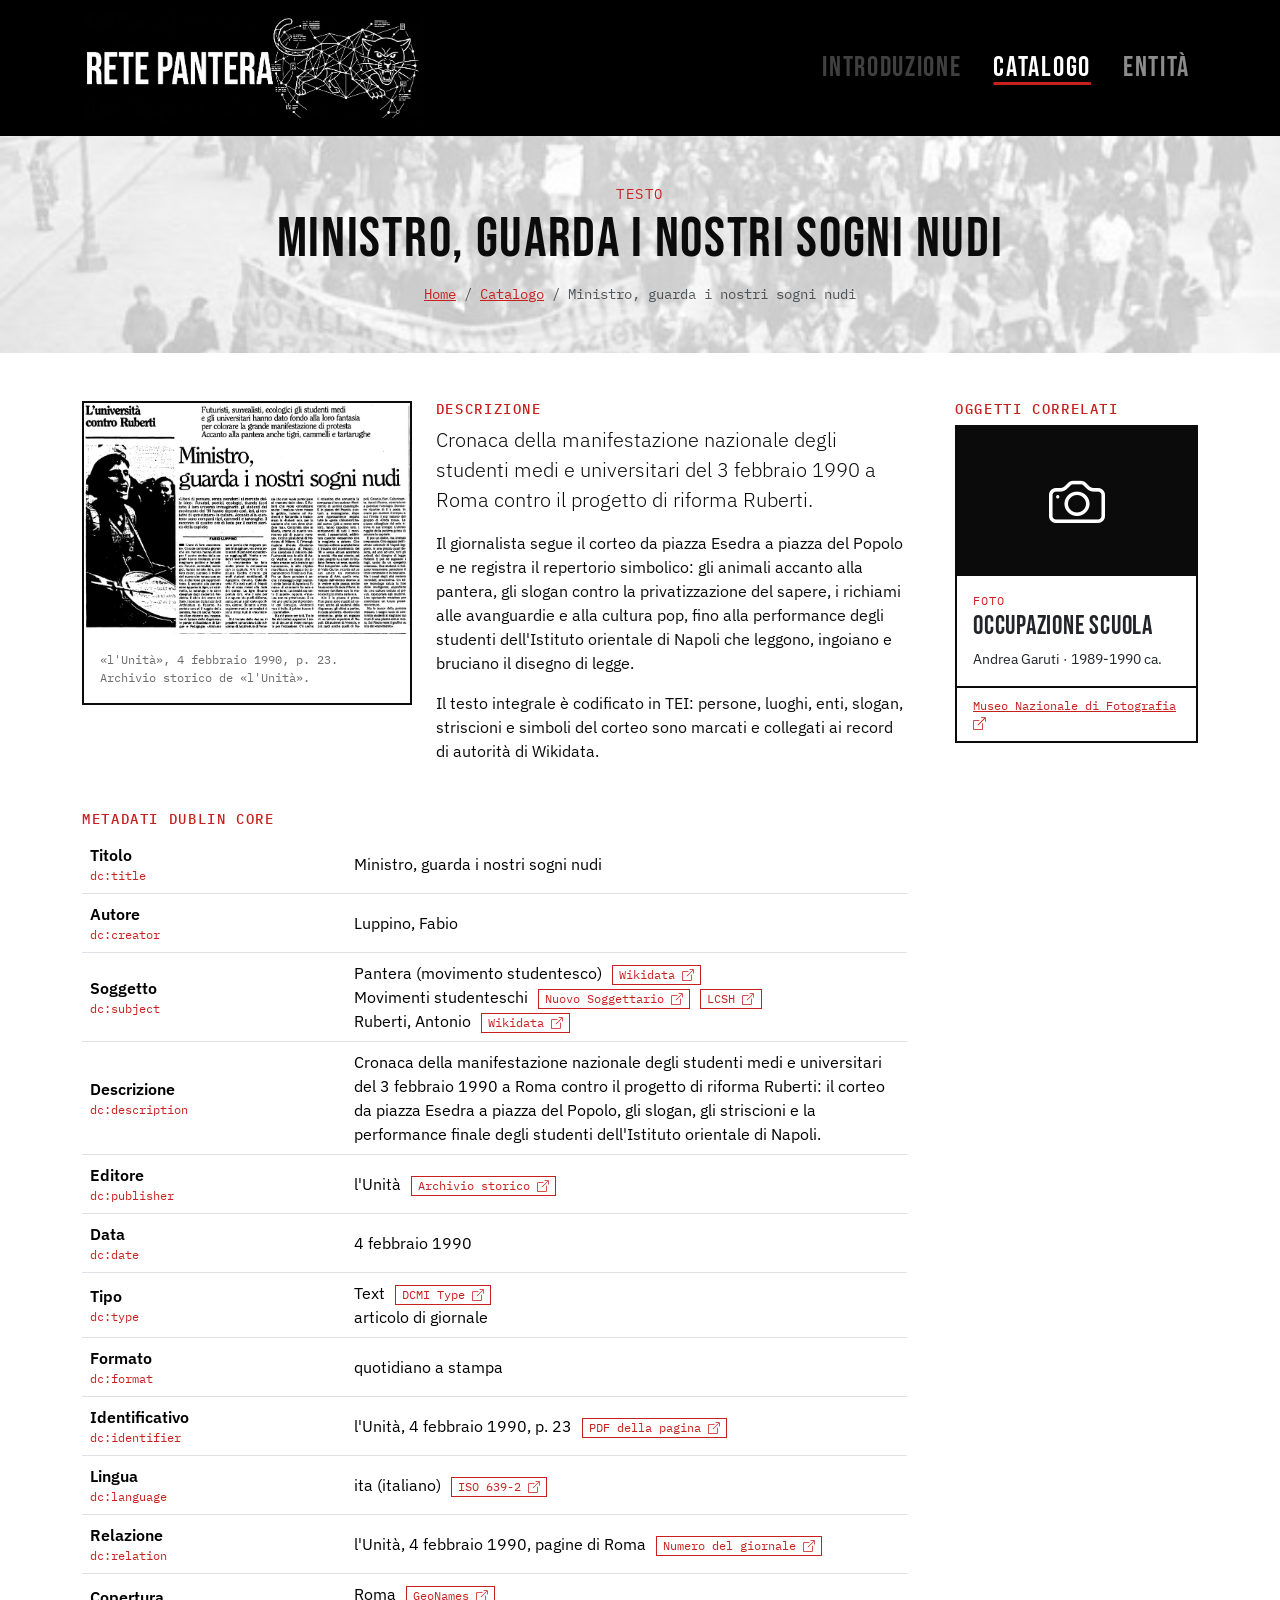
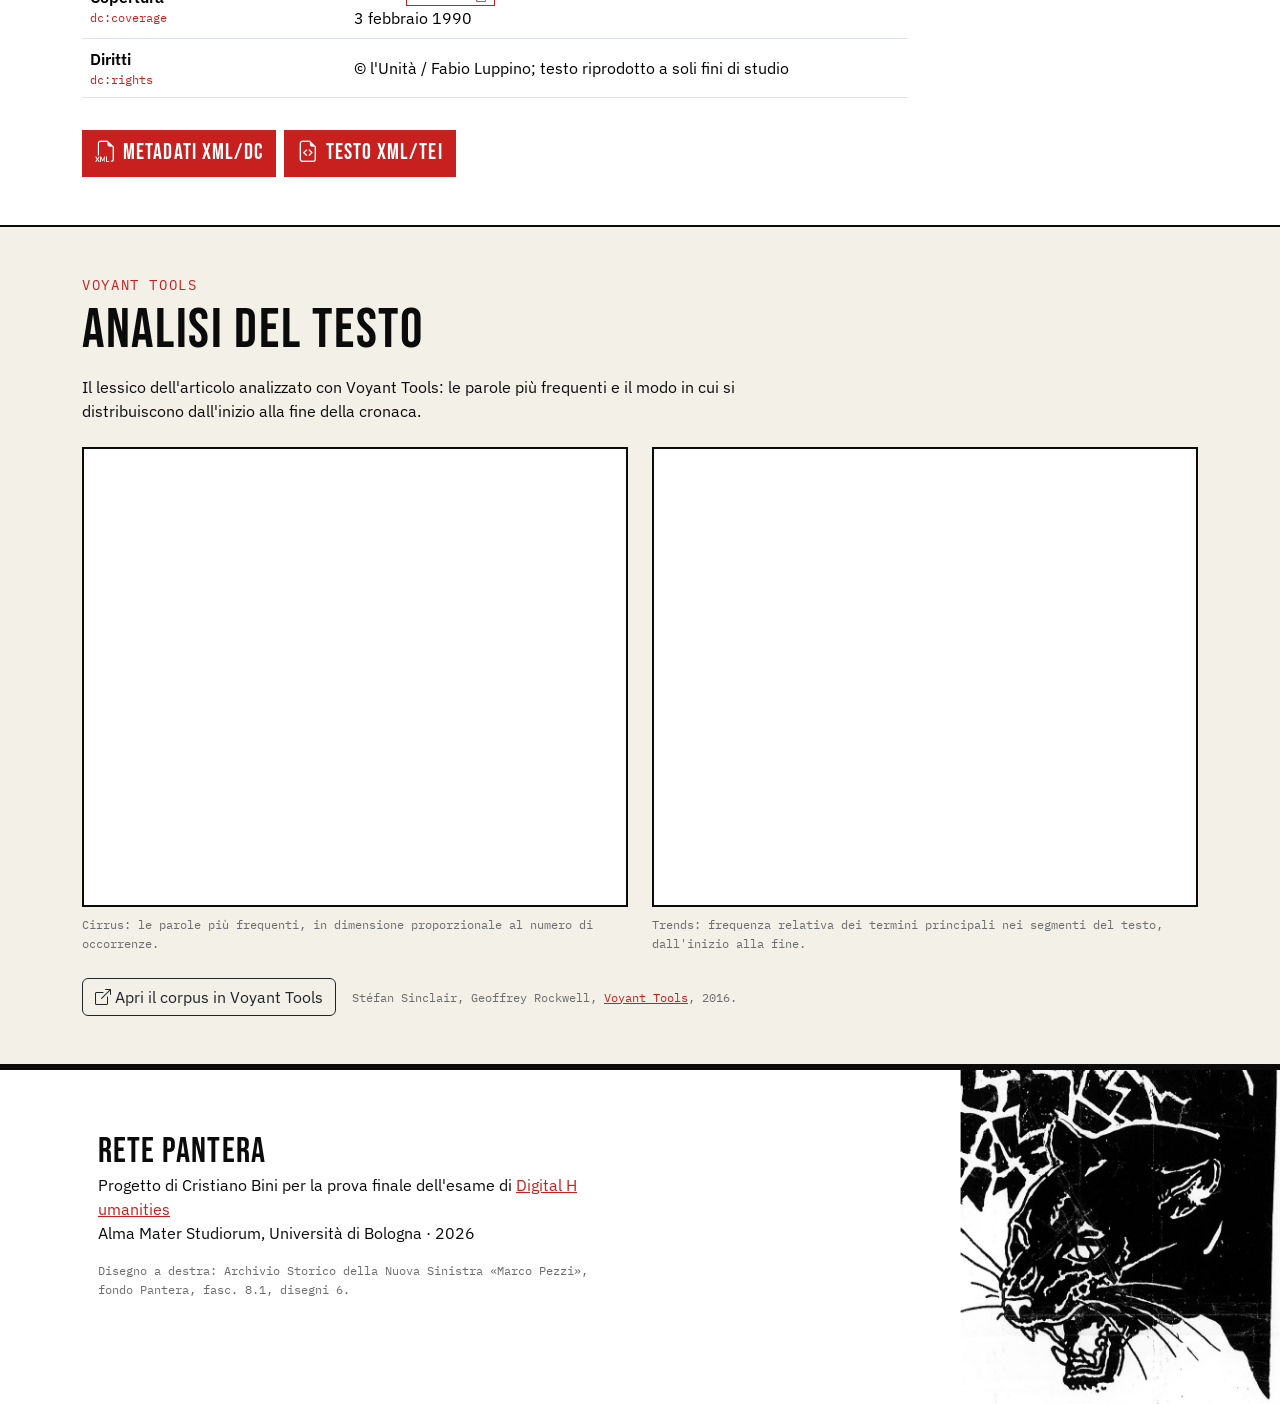
<file: item-ministro-sogni-nudi.html>
<!DOCTYPE html>
<html lang="it">
<head>
 
  <meta charset="utf-8">
  <meta name="viewport" content="width=device-width, initial-scale=1">
  <title>Ministro, guarda i nostri sogni nudi · Rete Pantera</title>
  <meta name="description" content="Fabio Luppino, Ministro, guarda i nostri sogni nudi, l'Unità, 4 febbraio 1990: cronaca del corteo nazionale degli studenti a Roma. Scheda, metadati Dublin Core e testo codificato in TEI.">

 

  <link rel="stylesheet" href="https://cdn.jsdelivr.net/npm/bootstrap@5.3.8/dist/css/bootstrap.min.css">
  <link rel="stylesheet" href="https://cdn.jsdelivr.net/npm/bootstrap-icons@1.13.1/font/bootstrap-icons.min.css">
  <link rel="preconnect" href="https://fonts.googleapis.com">
  <link rel="preconnect" href="https://fonts.gstatic.com" crossorigin>
  <link rel="stylesheet" href="https://fonts.googleapis.com/css2?family=Bebas+Neue&family=IBM+Plex+Mono&family=IBM+Plex+Sans:wght@400;600&display=swap">
  <link rel="stylesheet" href="css/style.css">
</head>

<body>

  
  <header class="sticky-top">
    <nav class="navbar navbar-expand-lg bg-black" data-bs-theme="dark" aria-label="Navigazione principale">
      <div class="container">
        <a class="navbar-brand" href="index.html">
          <img src="img/logo.jpg" alt="Rete Pantera, torna alla home" class="logo">
        </a>
        <button class="navbar-toggler" type="button" data-bs-toggle="collapse" data-bs-target="#menu"
                aria-controls="menu" aria-expanded="false" aria-label="Apri il menu">
          <span class="navbar-toggler-icon"></span>
        </button>
        <div class="collapse navbar-collapse" id="menu">
          <ul class="navbar-nav ms-auto">
            
            <li class="nav-item"><a class="nav-link disabled" aria-disabled="true">Introduzione</a></li>
            <li class="nav-item"><a class="nav-link" href="catalogo.html">Catalogo</a></li>
            <li class="nav-item"><a class="nav-link" href="voci-autorita.html">Entità</a></li>
          </ul>
        </div>
      </div>
    </nav>
  </header>

  <main>

    <section class="sfondo-corteo py-5">
      <div class="container text-center">
        <p class="etichetta mb-2">Testo</p>
        <h1 class="titolo-sezione">Ministro, guarda i nostri sogni nudi</h1>
        <nav aria-label="Percorso di navigazione">
          <ol class="breadcrumb justify-content-center mb-0">
            <li class="breadcrumb-item"><a href="index.html">Home</a></li>
            <li class="breadcrumb-item"><a href="catalogo.html">Catalogo</a></li>
            <li class="breadcrumb-item active" aria-current="page">Ministro, guarda i nostri sogni nudi</li>
          </ol>
        </nav>
      </div>
    </section>

    <section class="py-5">
      <div class="container">
        <div class="row g-4 g-lg-5">

          <article class="col-lg-9">

            <div class="row g-4 align-items-start">
              <div class="col-md-5">
                <div class="card immagine-item">
                  <div class="cornice-item">
                    <i class="bi bi-file-earmark-text" aria-hidden="true"></i>
                    <img src="img/catalogo/ministro-sogni-nudi-intero.jpg"
                         alt="Ritaglio dell'articolo: titolo «Ministro, guarda i nostri sogni nudi» e fotografia di una manifestante che suona un tamburo"
                         onerror="this.remove()">
                  </div>
                  <div class="card-body">
                    <p class="didascalia mb-0">«l'Unità», 4 febbraio 1990, p. 23. Archivio storico de «l'Unità».</p>
                  </div>
                </div>
              </div>
              <div class="col-md-7">
                <h2 class="etichetta">Descrizione</h2>
                <p class="lead">Cronaca della manifestazione nazionale degli studenti medi e universitari del 3 febbraio 1990 a Roma contro il progetto di riforma Ruberti.</p>
                <p>Il giornalista segue il corteo da piazza Esedra a piazza del Popolo e ne registra il repertorio simbolico: gli animali accanto alla pantera, gli slogan contro la privatizzazione del sapere, i richiami alle avanguardie e alla cultura pop, fino alla performance degli studenti dell'Istituto orientale di Napoli che leggono, ingoiano e bruciano il disegno di legge.</p>
                <p class="mb-0">Il testo integrale è codificato in TEI: persone, luoghi, enti, slogan, striscioni e simboli del corteo sono marcati e collegati ai record di autorità di Wikidata.</p>
              </div>
            </div>

            
            <h2 class="etichetta mt-5">Metadati Dublin Core</h2>
            <div class="table-responsive">
              <table class="table tabella-metadati align-middle">
                <tbody>
                  <tr>
                    <th scope="row">Titolo<span class="elemento-dc">dc:title</span></th>
                    <td>Ministro, guarda i nostri sogni nudi</td>
                  </tr>
                  <tr>
                    <th scope="row">Autore<span class="elemento-dc">dc:creator</span></th>
                    <td>Luppino, Fabio </td>
                  </tr>
                  <tr>
                    <th scope="row">Soggetto<span class="elemento-dc">dc:subject</span></th>
                    <td>
                      Pantera (movimento studentesco)
                      <a class="link-autorita" href="http://www.wikidata.org/entity/Q3893439" target="_blank" rel="noopener">Wikidata <i class="bi bi-box-arrow-up-right" aria-hidden="true"></i></a><br>
                      Movimenti studenteschi
                      <a class="link-autorita" href="https://thes.bncf.firenze.sbn.it/termine.php?id=16239" target="_blank" rel="noopener">Nuovo Soggettario <i class="bi bi-box-arrow-up-right" aria-hidden="true"></i></a>
                      <a class="link-autorita" href="http://id.loc.gov/authorities/subjects/sh85129276" target="_blank" rel="noopener">LCSH <i class="bi bi-box-arrow-up-right" aria-hidden="true"></i></a><br>
                      Ruberti, Antonio
                      <a class="link-autorita" href="http://www.wikidata.org/entity/Q604765" target="_blank" rel="noopener">Wikidata <i class="bi bi-box-arrow-up-right" aria-hidden="true"></i></a>
                    </td>
                  </tr>
                  <tr>
                    <th scope="row">Descrizione<span class="elemento-dc">dc:description</span></th>
                    <td>Cronaca della manifestazione nazionale degli studenti medi e universitari del 3 febbraio 1990 a Roma contro il progetto di riforma Ruberti: il corteo da piazza Esedra a piazza del Popolo, gli slogan, gli striscioni e la performance finale degli studenti dell'Istituto orientale di Napoli.</td>
                  </tr>
                  <tr>
                    <th scope="row">Editore<span class="elemento-dc">dc:publisher</span></th>
                    <td>
                      l'Unità
                      <a class="link-autorita" href="https://archivio.unita.news/" target="_blank" rel="noopener">Archivio storico <i class="bi bi-box-arrow-up-right" aria-hidden="true"></i></a>
                    </td>
                  </tr>
                  <tr>
                    <th scope="row">Data<span class="elemento-dc">dc:date</span></th>
                    <td>4 febbraio 1990</td>
                  </tr>
                  <tr>
                    <th scope="row">Tipo<span class="elemento-dc">dc:type</span></th>
                    <td>
                      Text
                      <a class="link-autorita" href="http://purl.org/dc/dcmitype/Text" target="_blank" rel="noopener">DCMI Type <i class="bi bi-box-arrow-up-right" aria-hidden="true"></i></a><br>
                      articolo di giornale
                    </td>
                  </tr>
                  <tr>
                    <th scope="row">Formato<span class="elemento-dc">dc:format</span></th>
                    <td>quotidiano a stampa</td>
                  </tr>
                  <tr>
                    <th scope="row">Identificativo<span class="elemento-dc">dc:identifier</span></th>
                    <td>
                      l'Unità, 4 febbraio 1990, p. 23
                      <a class="link-autorita" href="https://archivio.unita.news/assets/main/1990/02/04/page_023.pdf" target="_blank" rel="noopener">PDF della pagina <i class="bi bi-box-arrow-up-right" aria-hidden="true"></i></a>
                    </td>
                  </tr>
                  <tr>
                    <th scope="row">Lingua<span class="elemento-dc">dc:language</span></th>
                    <td>
                      ita (italiano)
                      <a class="link-autorita" href="http://id.loc.gov/vocabulary/iso639-2/ita" target="_blank" rel="noopener">ISO 639-2 <i class="bi bi-box-arrow-up-right" aria-hidden="true"></i></a>
                    </td>
                  </tr>
                  <tr>
                    <th scope="row">Relazione<span class="elemento-dc">dc:relation</span></th>
                    <td>
                      l'Unità, 4 febbraio 1990, pagine di Roma
                      <a class="link-autorita" href="https://archivio.unita.news/browse/1990/02/04" target="_blank" rel="noopener">Numero del giornale <i class="bi bi-box-arrow-up-right" aria-hidden="true"></i></a>
                    </td>
                  </tr>
                  <tr>
                    <th scope="row">Copertura<span class="elemento-dc">dc:coverage</span></th>
                    <td>
                      Roma
                      <a class="link-autorita" href="https://www.geonames.org/3169070" target="_blank" rel="noopener">GeoNames <i class="bi bi-box-arrow-up-right" aria-hidden="true"></i></a><br>
                      3 febbraio 1990
                    </td>
                  </tr>
                  <tr>
                    <th scope="row">Diritti<span class="elemento-dc">dc:rights</span></th>
                    <td>© l'Unità / Fabio Luppino; testo riprodotto a soli fini di studio</td>
                  </tr>
                </tbody>
              </table>
            </div>
            
            
            <div class="d-flex flex-wrap gap-2 mt-3">
              <a href="xml/dc_ministro-sogni-nudi.xml" class="btn btn-pantera" target="_blank" rel="noopener">
                <i class="bi bi-filetype-xml" aria-hidden="true"></i> Metadati XML/DC
              </a>
              <a href="xml/tei_unita_1990-02-04_p23.xml" class="btn btn-pantera" target="_blank" rel="noopener">
                <i class="bi bi-file-earmark-code" aria-hidden="true"></i> Testo XML/TEI
              </a>
            </div>
          </article>

          
          <aside class="col-lg-3">
            <h2 class="etichetta">Oggetti correlati</h2>
            <div class="row row-cols-1 row-cols-sm-2 row-cols-lg-1 g-4">

              <div class="col">
                <article class="card card-oggetto h-100">
                  <div class="anteprima">
                    <i class="bi bi-camera" aria-hidden="true"></i>
                    <img src="https://www.mufocosearch.org/_dati/immagini/piccole/fondi/AGN/sup_10100_0004893.jpg" alt="Anteprima: Occupazione scuola" loading="lazy" onerror="this.remove()">
                  </div>
                  <div class="card-body">
                    <p class="tipo-oggetto mb-1">FOTO</p>
                    <h3 class="card-title"><a href="item-occupazione-scuola.html" class="stretched-link">Occupazione scuola</a></h3>
                    <p class="card-text small mb-0">Andrea Garuti · 1989-1990 ca.</p>
                  </div>
                  <div class="card-footer">
                    <a href="https://www.mufocosearch.org/schedafotografia/SUP-10100-0004893?context=photoBySearch&amp;position=1" target="_blank" rel="noopener" class="link-fonte">Museo Nazionale di Fotografia <i class="bi bi-box-arrow-up-right" aria-hidden="true"></i></a>
                  </div>
                </article>
              </div>

            </div>
          </aside>

        </div>
      </div>
    </section>


    <section class="sezione-voyant py-5">
      <div class="container">
        <p class="etichetta mb-2">Voyant Tools</p>
        <h2 class="titolo-sezione">Analisi del testo</h2>
        <p class="col-lg-8 px-0 mb-4">Il lessico dell'articolo analizzato con Voyant Tools: le parole più frequenti e il modo in cui si distribuiscono dall'inizio alla fine della cronaca.</p>

        <div class="row g-4">
          <div class="col-lg-6">
            <figure class="figure w-100 mb-0">
              <iframe class="voyant-frame" loading="lazy"
                      src="https://voyant-tools.org/tool/Cirrus/?corpus=d0f1fab3f1085e77a7e2c1b3dd748bda"
                      title="Voyant Tools, Cirrus: nuvola delle parole più frequenti dell'articolo"></iframe>
              <figcaption class="figure-caption didascalia mt-2">Cirrus: le parole più frequenti, in dimensione proporzionale al numero di occorrenze.</figcaption>
            </figure>
          </div>
          <div class="col-lg-6">
            <figure class="figure w-100 mb-0">
              <iframe class="voyant-frame" loading="lazy"
                      src="https://voyant-tools.org/tool/Trends/?corpus=d0f1fab3f1085e77a7e2c1b3dd748bda"
                      title="Voyant Tools, Trends: distribuzione dei termini più frequenti lungo l'articolo"></iframe>
              <figcaption class="figure-caption didascalia mt-2">Trends: frequenza relativa dei termini principali nei segmenti del testo, dall'inizio alla fine.</figcaption>
            </figure>
          </div>
        </div>

        
        <div class="d-flex flex-wrap align-items-center gap-3 mt-4">
          <a href="https://voyant-tools.org/?corpus=d0f1fab3f1085e77a7e2c1b3dd748bda" class="btn btn-outline-dark" target="_blank" rel="noopener">
            <i class="bi bi-box-arrow-up-right" aria-hidden="true"></i> Apri il corpus in Voyant Tools
          </a>
          <p class="didascalia mb-0">Stéfan Sinclair, Geoffrey Rockwell, <a href="https://voyant-tools.org/" target="_blank" rel="noopener">Voyant Tools</a>, 2016.</p>
        </div>
      </div>
    </section>

  </main>

  
  <footer class="footer-pantera py-5">
    <div class="container">
      <div class="row">
        <div class="col-md-7">
          <div class="crediti p-3">
            <p class="titolo-footer mb-1">Rete Pantera</p>
            <p class="mb-3">Progetto di Cristiano Bini per la prova finale dell'esame di
             
              <a href="https://www.unibo.it/it/studiare/insegnamenti-competenze-trasversali-moocs/insegnamenti/insegnamento/2025/421610">Digital H
umanities</a><br>
              Alma Mater Studiorum, Università di Bologna · 2026</p>
            <ul class="list-unstyled didascalia mb-0">
              <li>Disegno a destra: Archivio Storico della Nuova Sinistra «Marco Pezzi», fondo Pantera, fasc. 8.1, disegni 6.</li>
              
            </ul>
          </div>
        </div>
      </div>
    </div>
  </footer>

  <!-- ===== JAVASCRIPT =====
       Bootstrap (menu Collapse) e lo script comune: evidenzia "Catalogo" nel menu. -->
  <script src="https://cdn.jsdelivr.net/npm/bootstrap@5.3.8/dist/js/bootstrap.bundle.min.js"></script>
  <script src="js/script.js"></script>
</body>
</html>
</file>
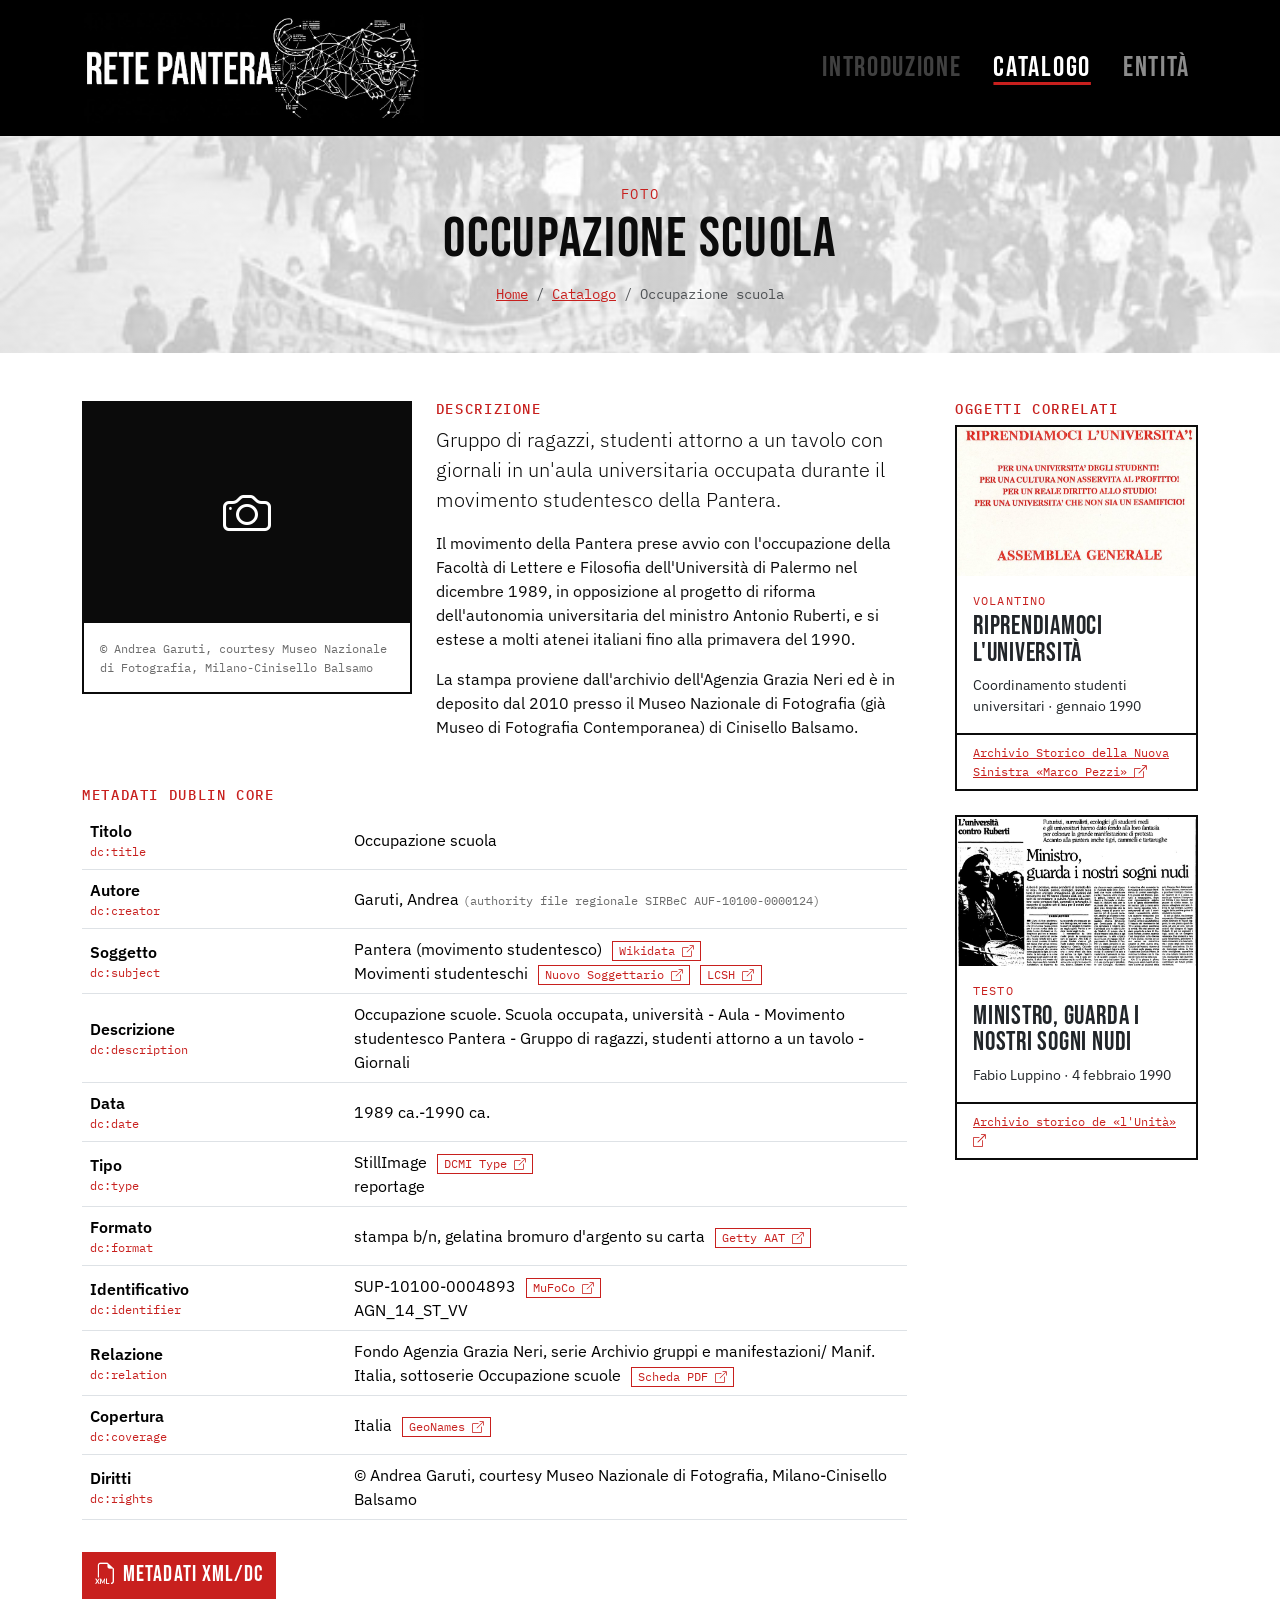
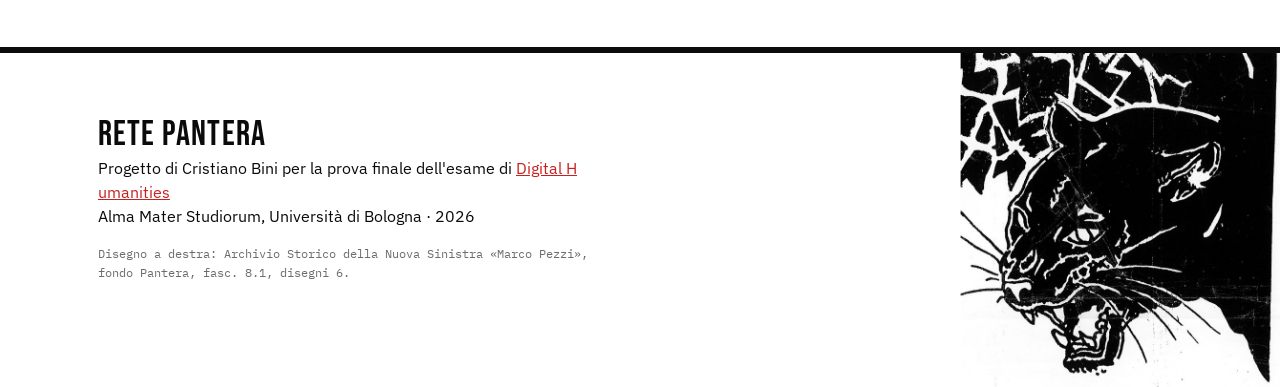
<file: item-occupazione-scuola.html>
<!DOCTYPE html>
<html lang="it">
<head>
  <meta charset="utf-8">
  <meta name="viewport" content="width=device-width, initial-scale=1">
  <title>Occupazione scuola · Rete Pantera</title>
  <meta name="description" content="Andrea Garuti, Occupazione scuola, 1989-1990 ca.: fotografia di studenti in un'aula universitaria occupata durante il movimento della Pantera. Scheda e metadati Dublin Core.">

  <link rel="stylesheet" href="https://cdn.jsdelivr.net/npm/bootstrap@5.3.8/dist/css/bootstrap.min.css">
  <link rel="stylesheet" href="https://cdn.jsdelivr.net/npm/bootstrap-icons@1.13.1/font/bootstrap-icons.min.css">
  <link rel="preconnect" href="https://fonts.googleapis.com">
  <link rel="preconnect" href="https://fonts.gstatic.com" crossorigin>
  <link rel="stylesheet" href="https://fonts.googleapis.com/css2?family=Bebas+Neue&family=IBM+Plex+Mono&family=IBM+Plex+Sans:wght@400;600&display=swap">
  <link rel="stylesheet" href="css/style.css">
</head>

<body>

 
  <header class="sticky-top">
    <nav class="navbar navbar-expand-lg bg-black" data-bs-theme="dark" aria-label="Navigazione principale">
      <div class="container">
        <a class="navbar-brand" href="index.html">
          <img src="img/logo.jpg" alt="Rete Pantera, torna alla home" class="logo">
        </a>
        <button class="navbar-toggler" type="button" data-bs-toggle="collapse" data-bs-target="#menu"
                aria-controls="menu" aria-expanded="false" aria-label="Apri il menu">
          <span class="navbar-toggler-icon"></span>
        </button>
        <div class="collapse navbar-collapse" id="menu">
          <ul class="navbar-nav ms-auto">
           
            <li class="nav-item"><a class="nav-link disabled" aria-disabled="true">Introduzione</a></li>
            <li class="nav-item"><a class="nav-link" href="catalogo.html">Catalogo</a></li>
            <li class="nav-item"><a class="nav-link" href="voci-autorita.html">Entità</a></li>
          </ul>
        </div>
      </div>
    </nav>
  </header>

  <main>

  
    <section class="sfondo-corteo py-5">
      <div class="container text-center">
        <p class="etichetta mb-2">Foto</p>
        <h1 class="titolo-sezione">Occupazione scuola</h1>
        <nav aria-label="Percorso di navigazione">
          <ol class="breadcrumb justify-content-center mb-0">
            <li class="breadcrumb-item"><a href="index.html">Home</a></li>
            <li class="breadcrumb-item"><a href="catalogo.html">Catalogo</a></li>
            <li class="breadcrumb-item active" aria-current="page">Occupazione scuola</li>
          </ol>
        </nav>
      </div>
    </section>

  
    <section class="py-5">
      <div class="container">
        <div class="row g-4 g-lg-5">

          <article class="col-lg-9">

           
            <div class="row g-4 align-items-start">
              <div class="col-md-5">
                <div class="card immagine-item">
                  <div class="cornice-item">
                    <i class="bi bi-camera" aria-hidden="true"></i>
                    <img src="https://www.mufocosearch.org/_dati/immagini/piccole/fondi/AGN/sup_10100_0004893.jpg"
                         alt="Gruppo di studenti attorno a un tavolo con dei giornali, in un'aula universitaria occupata"
                         onerror="this.remove()">
                  </div>
                  <div class="card-body">
                    <p class="didascalia mb-0">© Andrea Garuti, courtesy Museo Nazionale di Fotografia, Milano-Cinisello Balsamo</p>
                  </div>
                </div>
              </div>
              <div class="col-md-7">
                <h2 class="etichetta">Descrizione</h2>
                <p class="lead">Gruppo di ragazzi, studenti attorno a un tavolo con giornali in un'aula universitaria occupata durante il movimento studentesco della Pantera.</p>
                <p>Il movimento della Pantera prese avvio con l'occupazione della Facoltà di Lettere e Filosofia dell'Università di Palermo nel dicembre 1989, in opposizione al progetto di riforma dell'autonomia universitaria del ministro Antonio Ruberti, e si estese a molti atenei italiani fino alla primavera del 1990.</p>
                <p class="mb-0">La stampa proviene dall'archivio dell'Agenzia Grazia Neri ed è in deposito dal 2010 presso il Museo Nazionale di Fotografia (già Museo di Fotografia Contemporanea) di Cinisello Balsamo.</p>
              </div>
            </div>

           
            <h2 class="etichetta mt-5">Metadati Dublin Core</h2>
            <div class="table-responsive">
              <table class="table tabella-metadati align-middle">
                <tbody>
                  <tr>
                    <th scope="row">Titolo<span class="elemento-dc">dc:title</span></th>
                    <td>Occupazione scuola</td>
                  </tr>
                  <tr>
                    <th scope="row">Autore<span class="elemento-dc">dc:creator</span></th>
                    <td>Garuti, Andrea <span class="didascalia">(authority file regionale SIRBeC AUF-10100-0000124)</span></td>
                  </tr>
                  <tr>
                    <th scope="row">Soggetto<span class="elemento-dc">dc:subject</span></th>
                    <td>
                      Pantera (movimento studentesco)
                      <a class="link-autorita" href="http://www.wikidata.org/entity/Q3893439" target="_blank" rel="noopener">Wikidata <i class="bi bi-box-arrow-up-right" aria-hidden="true"></i></a><br>
                      Movimenti studenteschi
                      <a class="link-autorita" href="https://thes.bncf.firenze.sbn.it/termine.php?id=16239" target="_blank" rel="noopener">Nuovo Soggettario <i class="bi bi-box-arrow-up-right" aria-hidden="true"></i></a>
                      <a class="link-autorita" href="http://id.loc.gov/authorities/subjects/sh85129276" target="_blank" rel="noopener">LCSH <i class="bi bi-box-arrow-up-right" aria-hidden="true"></i></a>
                    </td>
                  </tr>
                  <tr>
                    <th scope="row">Descrizione<span class="elemento-dc">dc:description</span></th>
                    <td>Occupazione scuole. Scuola occupata, università - Aula - Movimento studentesco Pantera - Gruppo di ragazzi, studenti attorno a un tavolo - Giornali</td>
                  </tr>
                  <tr>
                    <th scope="row">Data<span class="elemento-dc">dc:date</span></th>
                    <td>1989 ca.-1990 ca.</td>
                  </tr>
                  <tr>
                    <th scope="row">Tipo<span class="elemento-dc">dc:type</span></th>
                    <td>
                      StillImage
                      <a class="link-autorita" href="http://purl.org/dc/dcmitype/StillImage" target="_blank" rel="noopener">DCMI Type <i class="bi bi-box-arrow-up-right" aria-hidden="true"></i></a><br>
                      reportage
                    </td>
                  </tr>
                  <tr>
                    <th scope="row">Formato<span class="elemento-dc">dc:format</span></th>
                    <td>
                      stampa b/n, gelatina bromuro d'argento su carta
                      <a class="link-autorita" href="http://vocab.getty.edu/page/aat/300128695" target="_blank" rel="noopener">Getty AAT <i class="bi bi-box-arrow-up-right" aria-hidden="true"></i></a>
                    </td>
                  </tr>
                  <tr>
                    <th scope="row">Identificativo<span class="elemento-dc">dc:identifier</span></th>
                    <td>
                      SUP-10100-0004893
                      <a class="link-autorita" href="https://www.mufocosearch.org/schedafotografia/SUP-10100-0004893?context=photoBySearch&amp;position=1" target="_blank" rel="noopener">MuFoCo <i class="bi bi-box-arrow-up-right" aria-hidden="true"></i></a><br>
                      AGN_14_ST_VV
                    </td>
                  </tr>
                  <tr>
                    <th scope="row">Relazione<span class="elemento-dc">dc:relation</span></th>
                    <td>
                      Fondo Agenzia Grazia Neri, serie Archivio gruppi e manifestazioni/ Manif. Italia, sottoserie Occupazione scuole
                      <a class="link-autorita" href="https://www.mufocosearch.org/schedafotografiapdf/SUP-10100-0004893" target="_blank" rel="noopener">Scheda PDF <i class="bi bi-box-arrow-up-right" aria-hidden="true"></i></a>
                    </td>
                  </tr>
                  <tr>
                    <th scope="row">Copertura<span class="elemento-dc">dc:coverage</span></th>
                    <td>
                      Italia
                      <a class="link-autorita" href="https://www.geonames.org/3175395/italian-republic.html" target="_blank" rel="noopener">GeoNames <i class="bi bi-box-arrow-up-right" aria-hidden="true"></i></a>
                    </td>
                  </tr>
                  <tr>
                    <th scope="row">Diritti<span class="elemento-dc">dc:rights</span></th>
                    <td>© Andrea Garuti, courtesy Museo Nazionale di Fotografia, Milano-Cinisello Balsamo</td>
                  </tr>
                </tbody>
              </table>
            </div>
            

            
            <a href="xml/dc_occupazione-scuola.xml" class="btn btn-pantera mt-3" target="_blank" rel="noopener">
              <i class="bi bi-filetype-xml" aria-hidden="true"></i> Metadati XML/DC
            </a>
          </article>

         
          <aside class="col-lg-3">
            <h2 class="etichetta">Oggetti correlati</h2>
            <div class="row row-cols-1 row-cols-sm-2 row-cols-lg-1 g-4">

              <div class="col">
                <article class="card card-oggetto h-100">
                  <div class="anteprima">
                    <i class="bi bi-megaphone" aria-hidden="true"></i>
                    <img src="img/catalogo/riprendiamoci-universita.jpg" alt="Anteprima: Riprendiamoci l'università" loading="lazy">
                  </div>
                  <div class="card-body">
                    <p class="tipo-oggetto mb-1">VOLANTINO</p>
                    <h3 class="card-title">Riprendiamoci l'università</h3>
                    <p class="card-text small mb-0">Coordinamento studenti universitari · gennaio 1990</p>
                  </div>
                  <div class="card-footer">
                    <a href="https://www.iperbole.bologna.it/asnsmp/1990_01_24_Archivio_Pezzi_fondo_Pantera_fascicolo_8_1_centro_stampa_volantini.pdf" target="_blank" rel="noopener" class="link-fonte">Archivio Storico della Nuova Sinistra «Marco Pezzi» <i class="bi bi-box-arrow-up-right" aria-hidden="true"></i></a>
                  </div>
                </article>
              </div>

              <div class="col">
                <article class="card card-oggetto h-100">
                  <div class="anteprima">
                    <i class="bi bi-file-earmark-text" aria-hidden="true"></i>
                    <img src="img/catalogo/ministro-sogni-nudi.jpg" alt="Anteprima: Ministro, guarda i nostri sogni nudi" loading="lazy">
                  </div>
                  <div class="card-body">
                    <p class="tipo-oggetto mb-1">TESTO</p>
                    <h3 class="card-title"><a href="item-ministro-sogni-nudi.html" class="stretched-link">Ministro, guarda i nostri sogni nudi</a></h3>
                    <p class="card-text small mb-0">Fabio Luppino · 4 febbraio 1990</p>
                  </div>
                  <div class="card-footer">
                    <a href="https://archivio.unita.news/browse/1990/02/04" target="_blank" rel="noopener" class="link-fonte">Archivio storico de «l'Unità» <i class="bi bi-box-arrow-up-right" aria-hidden="true"></i></a>
                  </div>
                </article>
              </div>

            </div>
          </aside>

        </div>
      </div>
    </section>

  </main>

 
  <footer class="footer-pantera py-5">
    <div class="container">
      <div class="row">
        <div class="col-md-7">
          <div class="crediti p-3">
            <p class="titolo-footer mb-1">Rete Pantera</p>
            <p class="mb-3">Progetto di Cristiano Bini per la prova finale dell'esame di
             
              <a href="https://www.unibo.it/it/studiare/insegnamenti-competenze-trasversali-moocs/insegnamenti/insegnamento/2025/421610">Digital H
umanities</a><br>
              Alma Mater Studiorum, Università di Bologna · 2026</p>
            <ul class="list-unstyled didascalia mb-0">
              <li>Disegno a destra: Archivio Storico della Nuova Sinistra «Marco Pezzi», fondo Pantera, fasc. 8.1, disegni 6.</li>
              
            </ul>
          </div>
        </div>
      </div>
    </div>
  </footer>


  <script src="https://cdn.jsdelivr.net/npm/bootstrap@5.3.8/dist/js/bootstrap.bundle.min.js"></script>
  <script src="js/script.js"></script>
</body>
</html>
</file>
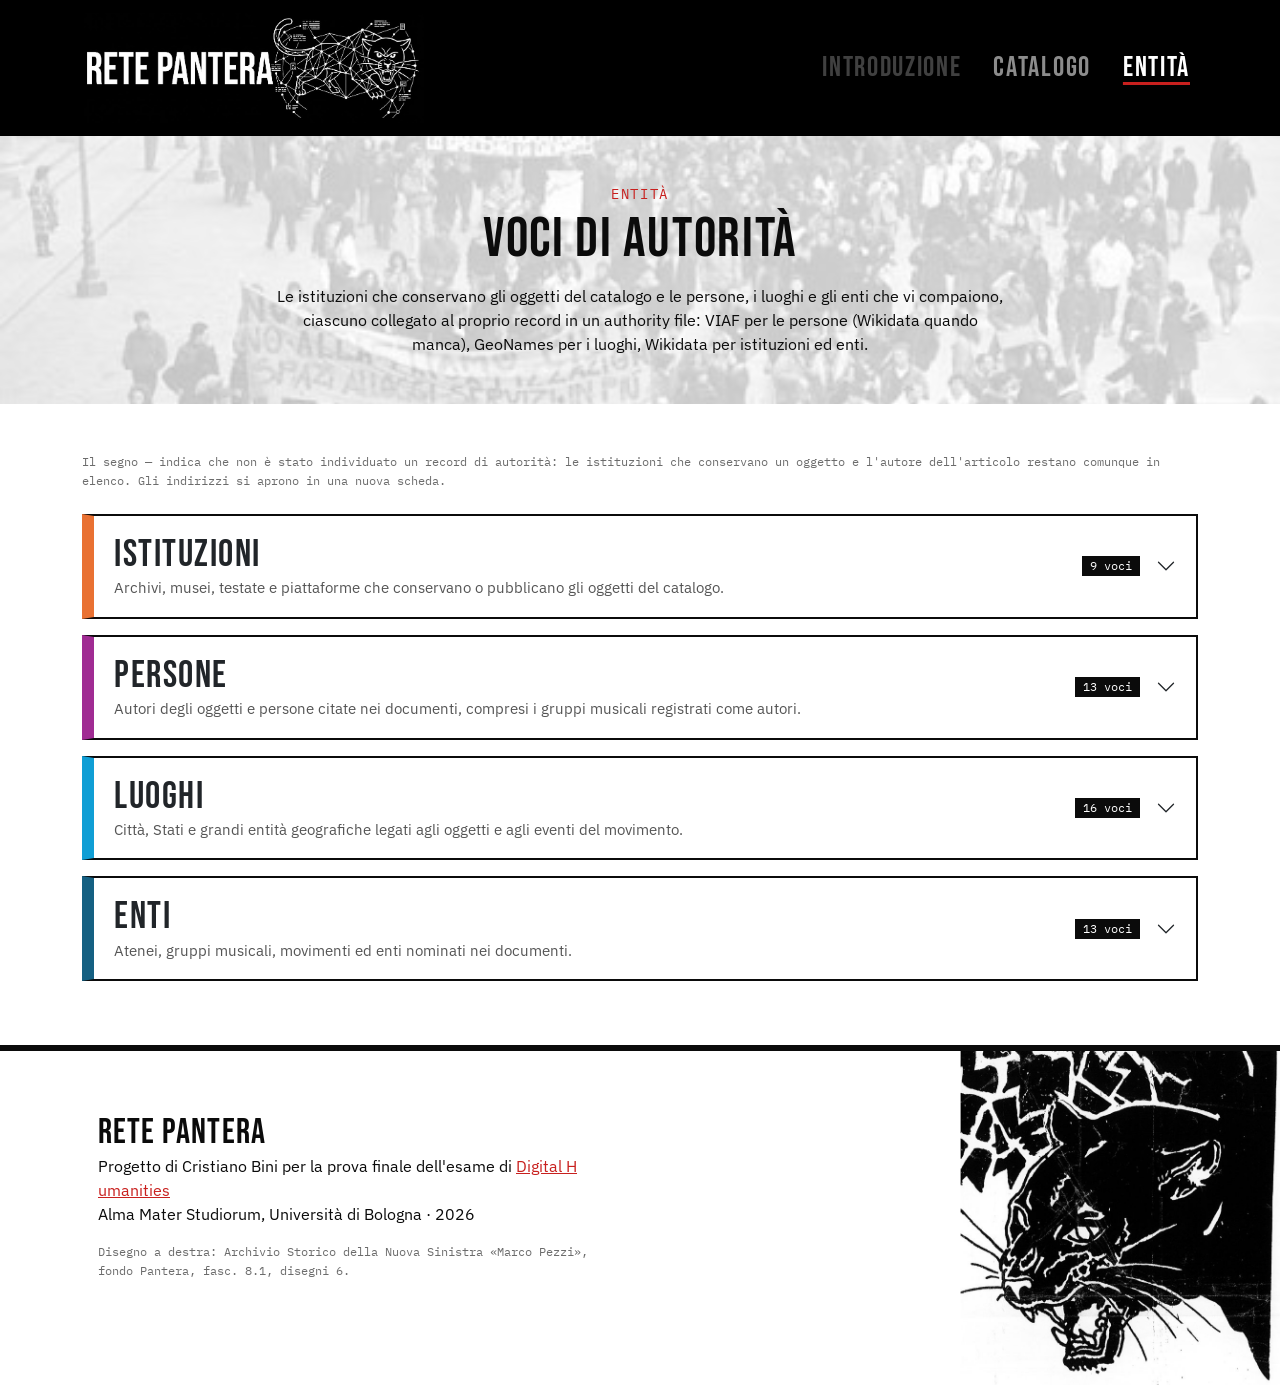
<file: voci-autorita.html>
<!DOCTYPE html>
<html lang="it">
<head>
  
  <meta charset="utf-8">
  <meta name="viewport" content="width=device-width, initial-scale=1">
  <title>Voci di autorità · Rete Pantera</title>
  <meta name="description" content="Istituzioni, persone, luoghi ed enti degli oggetti di Rete Pantera, riconciliati con le voci di autorità di Wikidata, VIAF e GeoNames.">

  
  <link rel="stylesheet" href="https://cdn.jsdelivr.net/npm/bootstrap@5.3.8/dist/css/bootstrap.min.css">
  <link rel="stylesheet" href="https://cdn.jsdelivr.net/npm/bootstrap-icons@1.13.1/font/bootstrap-icons.min.css">
  <link rel="preconnect" href="https://fonts.googleapis.com">
  <link rel="preconnect" href="https://fonts.gstatic.com" crossorigin>
  <link rel="stylesheet" href="https://fonts.googleapis.com/css2?family=Bebas+Neue&family=IBM+Plex+Mono&family=IBM+Plex+Sans:wght@400;600&display=swap">
  <link rel="stylesheet" href="css/style.css">
</head>

<body>

  
  <header class="sticky-top">
    <nav class="navbar navbar-expand-lg bg-black" data-bs-theme="dark" aria-label="Navigazione principale">
      <div class="container">
        <a class="navbar-brand" href="index.html">
          <img src="img/logo.jpg" alt="Rete Pantera, torna alla home" class="logo">
        </a>
        <button class="navbar-toggler" type="button" data-bs-toggle="collapse" data-bs-target="#menu"
                aria-controls="menu" aria-expanded="false" aria-label="Apri il menu">
          <span class="navbar-toggler-icon"></span>
        </button>
        <div class="collapse navbar-collapse" id="menu">
          <ul class="navbar-nav ms-auto">
           
            <li class="nav-item"><a class="nav-link disabled" aria-disabled="true">Introduzione</a></li>
            <li class="nav-item"><a class="nav-link" href="catalogo.html">Catalogo</a></li>
            <li class="nav-item"><a class="nav-link" href="voci-autorita.html">Entità</a></li>
          </ul>
        </div>
      </div>
    </nav>
  </header>

  <main>

    
    <section class="sfondo-corteo py-5">
      <div class="container text-center">
        <p class="etichetta mb-2">Entità</p>
        <h1 class="titolo-sezione">Voci di autorità</h1>
        <div class="row">
          <p class="col-lg-8 mx-auto mb-0">Le istituzioni che conservano gli oggetti del catalogo e le persone, i luoghi e gli enti che vi compaiono, ciascuno collegato al proprio record in un authority file: VIAF per le persone (Wikidata quando manca), GeoNames per i luoghi, Wikidata per istituzioni ed enti.</p>
        </div>
      </div>
    </section>

    
    <section class="py-5">
      <div class="container">

        <p class="didascalia mb-4">Il segno — indica che non è stato individuato un record di autorità: le istituzioni che conservano un oggetto e l'autore dell'articolo restano comunque in elenco. Gli indirizzi si aprono in una nuova scheda.</p>

        <div class="accordion accordion-autorita" id="voci-autorita">

         
          <div class="accordion-item fascia-istituzioni">
            <h2 class="accordion-header">
              <button class="accordion-button collapsed" type="button" data-bs-toggle="collapse"
                      data-bs-target="#voci-istituzioni" aria-expanded="false" aria-controls="voci-istituzioni">
                <span class="testo-fascia">
                  <span class="titolo-fascia">Istituzioni</span>
                  <span class="descrizione-fascia">Archivi, musei, testate e piattaforme che conservano o pubblicano gli oggetti del catalogo.</span>
                </span>
                <span class="badge conteggio-fascia ms-auto">9 voci</span>
              </button>
            </h2>
            <div id="voci-istituzioni" class="accordion-collapse collapse">
              <div class="accordion-body">
                
                <div class="table-responsive">
                  <table class="table table-hover align-middle tabella-autorita mb-0">
                    <thead>
                      <tr>
                        <th scope="col">Nome</th>
                        <th scope="col" class="d-none d-sm-table-cell">Authority file</th>
                        <th scope="col">URI</th>
                      </tr>
                    </thead>
                    <tbody>
                      <tr>
                        <td>l'Unità</td>
                        <td class="fonte-autorita d-none d-sm-table-cell">Wikidata</td>
                        <td class="text-break"><a href="http://www.wikidata.org/entity/Q1051163" target="_blank" rel="noopener">http://<wbr>www.wikidata.org/<wbr>entity/<wbr>Q1051163 <i class="bi bi-box-arrow-up-right" aria-hidden="true"></i></a></td>
                      </tr>
                      <tr>
                        <td>MusicBrainz</td>
                        <td class="fonte-autorita d-none d-sm-table-cell">Wikidata</td>
                        <td class="text-break"><a href="http://www.wikidata.org/entity/Q14005" target="_blank" rel="noopener">http://<wbr>www.wikidata.org/<wbr>entity/<wbr>Q14005 <i class="bi bi-box-arrow-up-right" aria-hidden="true"></i></a></td>
                      </tr>
                      <tr>
                        <td>Normattiva, Presidenza del Consiglio dei Ministri</td>
                        <td class="fonte-autorita d-none d-sm-table-cell">Wikidata</td>
                        <td class="text-break"><a href="http://www.wikidata.org/entity/Q21192632" target="_blank" rel="noopener">http://<wbr>www.wikidata.org/<wbr>entity/<wbr>Q21192632 <i class="bi bi-box-arrow-up-right" aria-hidden="true"></i></a></td>
                      </tr>
                      <tr>
                        <td>Archivio Marco Pezzi, fondo Fabrizio Billi</td>
                        <td class="fonte-autorita d-none d-sm-table-cell">Wikidata</td>
                        <td class="text-break"><a href="http://www.wikidata.org/entity/Q124297154" target="_blank" rel="noopener">http://<wbr>www.wikidata.org/<wbr>entity/<wbr>Q124297154 <i class="bi bi-box-arrow-up-right" aria-hidden="true"></i></a></td>
                      </tr>
                      <tr>
                        <td>Archivio Storico UniBo</td>
                        <td class="fonte-autorita d-none d-sm-table-cell">Wikidata</td>
                        <td class="text-break"><a href="http://www.wikidata.org/entity/Q47457894" target="_blank" rel="noopener">http://<wbr>www.wikidata.org/<wbr>entity/<wbr>Q47457894 <i class="bi bi-box-arrow-up-right" aria-hidden="true"></i></a></td>
                      </tr>
                      <tr>
                        <td>Associazione Pantera 90 Archivio</td>
                        <td class="fonte-autorita d-none d-sm-table-cell">—</td>
                        <td class="text-break"><span class="didascalia">Nessun record di autorità</span></td>
                      </tr>
                      <tr>
                        <td>Archivio Limone Lunare</td>
                        <td class="fonte-autorita d-none d-sm-table-cell">—</td>
                        <td class="text-break"><span class="didascalia">Nessun record di autorità</span></td>
                      </tr>
                      <tr>
                        <td>YouTube</td>
                        <td class="fonte-autorita d-none d-sm-table-cell">Wikidata</td>
                        <td class="text-break"><a href="http://www.wikidata.org/entity/Q866" target="_blank" rel="noopener">http://<wbr>www.wikidata.org/<wbr>entity/<wbr>Q866 <i class="bi bi-box-arrow-up-right" aria-hidden="true"></i></a></td>
                      </tr>
                      <tr>
                        <td>Museo Nazionale di Fotografia, fondo Agenzia Grazia Neri</td>
                        <td class="fonte-autorita d-none d-sm-table-cell">Wikidata</td>
                        <td class="text-break"><a href="http://www.wikidata.org/entity/Q3868213" target="_blank" rel="noopener">http://<wbr>www.wikidata.org/<wbr>entity/<wbr>Q3868213 <i class="bi bi-box-arrow-up-right" aria-hidden="true"></i></a></td>
                      </tr>
                    </tbody>
                  </table>
                </div>
              </div>
            </div>
          </div>

          
          <div class="accordion-item fascia-persone">
            <h2 class="accordion-header">
              <button class="accordion-button collapsed" type="button" data-bs-toggle="collapse"
                      data-bs-target="#voci-persone" aria-expanded="false" aria-controls="voci-persone">
                <span class="testo-fascia">
                  <span class="titolo-fascia">Persone</span>
                  <span class="descrizione-fascia">Autori degli oggetti e persone citate nei documenti, compresi i gruppi musicali registrati come autori.</span>
                </span>
                <span class="badge conteggio-fascia ms-auto">13 voci</span>
              </button>
            </h2>
            <div id="voci-persone" class="accordion-collapse collapse">
              <div class="accordion-body">
                
                <div class="table-responsive">
                  <table class="table table-hover align-middle tabella-autorita mb-0">
                    <thead>
                      <tr>
                        <th scope="col">Nome</th>
                        <th scope="col" class="d-none d-sm-table-cell">Authority file</th>
                        <th scope="col">URI</th>
                      </tr>
                    </thead>
                    <tbody>
                      <tr>
                        <td>Garuti, Andrea</td>
                        <td class="fonte-autorita d-none d-sm-table-cell">VIAF</td>
                        <td class="text-break"><a href="http://viaf.org/viaf/34227932" target="_blank" rel="noopener">http://<wbr>viaf.org/<wbr>viaf/<wbr>34227932 <i class="bi bi-box-arrow-up-right" aria-hidden="true"></i></a></td>
                      </tr>
                      <tr>
                        <td>Billi, Fabrizio</td>
                        <td class="fonte-autorita d-none d-sm-table-cell">VIAF</td>
                        <td class="text-break"><a href="http://viaf.org/viaf/234950636" target="_blank" rel="noopener">http://<wbr>viaf.org/<wbr>viaf/<wbr>234950636 <i class="bi bi-box-arrow-up-right" aria-hidden="true"></i></a></td>
                      </tr>
                      <tr>
                        <td>Piccola Orchestra Avion Travel</td>
                        <td class="fonte-autorita d-none d-sm-table-cell">VIAF</td>
                        <td class="text-break"><a href="http://viaf.org/viaf/139794354" target="_blank" rel="noopener">http://<wbr>viaf.org/<wbr>viaf/<wbr>139794354 <i class="bi bi-box-arrow-up-right" aria-hidden="true"></i></a></td>
                      </tr>
                      <tr>
                        <td>Ciaramella, Mimì</td>
                        <td class="fonte-autorita d-none d-sm-table-cell">Wikidata</td>
                        <td class="text-break"><a href="http://www.wikidata.org/entity/Q3858239" target="_blank" rel="noopener">http://<wbr>www.wikidata.org/<wbr>entity/<wbr>Q3858239 <i class="bi bi-box-arrow-up-right" aria-hidden="true"></i></a></td>
                      </tr>
                      <tr>
                        <td>Manali, Sara</td>
                        <td class="fonte-autorita d-none d-sm-table-cell">Wikidata</td>
                        <td class="text-break"><a href="http://www.wikidata.org/entity/Q125503749" target="_blank" rel="noopener">http://<wbr>www.wikidata.org/<wbr>entity/<wbr>Q125503749 <i class="bi bi-box-arrow-up-right" aria-hidden="true"></i></a></td>
                      </tr>
                      <tr>
                        <td>Luppino, Fabio</td>
                        <td class="fonte-autorita d-none d-sm-table-cell">—</td>
                        <td class="text-break"><span class="didascalia">Nessun record di autorità</span></td>
                      </tr>
                      <tr>
                        <td>Onda Rossa Posse</td>
                        <td class="fonte-autorita d-none d-sm-table-cell">Wikidata</td>
                        <td class="text-break"><a href="http://www.wikidata.org/entity/Q3882421" target="_blank" rel="noopener">http://<wbr>www.wikidata.org/<wbr>entity/<wbr>Q3882421 <i class="bi bi-box-arrow-up-right" aria-hidden="true"></i></a></td>
                      </tr>
                      <tr>
                        <td>Baudelaire, Charles</td>
                        <td class="fonte-autorita d-none d-sm-table-cell">VIAF</td>
                        <td class="text-break"><a href="http://viaf.org/viaf/17218730" target="_blank" rel="noopener">http://<wbr>viaf.org/<wbr>viaf/<wbr>17218730 <i class="bi bi-box-arrow-up-right" aria-hidden="true"></i></a></td>
                      </tr>
                      <tr>
                        <td>Warhol, Andy</td>
                        <td class="fonte-autorita d-none d-sm-table-cell">VIAF</td>
                        <td class="text-break"><a href="http://viaf.org/viaf/56617645" target="_blank" rel="noopener">http://<wbr>viaf.org/<wbr>viaf/<wbr>56617645 <i class="bi bi-box-arrow-up-right" aria-hidden="true"></i></a></td>
                      </tr>
                      <tr>
                        <td>Ruberti, Antonio</td>
                        <td class="fonte-autorita d-none d-sm-table-cell">VIAF</td>
                        <td class="text-break"><a href="http://viaf.org/viaf/76367545" target="_blank" rel="noopener">http://<wbr>viaf.org/<wbr>viaf/<wbr>76367545 <i class="bi bi-box-arrow-up-right" aria-hidden="true"></i></a></td>
                      </tr>
                      <tr>
                        <td>Andreotti, Giulio</td>
                        <td class="fonte-autorita d-none d-sm-table-cell">VIAF</td>
                        <td class="text-break"><a href="http://viaf.org/viaf/109833019" target="_blank" rel="noopener">http://<wbr>viaf.org/<wbr>viaf/<wbr>109833019 <i class="bi bi-box-arrow-up-right" aria-hidden="true"></i></a></td>
                      </tr>
                      <tr>
                        <td>Mattarella, Sergio</td>
                        <td class="fonte-autorita d-none d-sm-table-cell">VIAF</td>
                        <td class="text-break"><a href="http://viaf.org/viaf/11784089" target="_blank" rel="noopener">http://<wbr>viaf.org/<wbr>viaf/<wbr>11784089 <i class="bi bi-box-arrow-up-right" aria-hidden="true"></i></a></td>
                      </tr>
                      <tr>
                        <td>Ferrara, Giuliano</td>
                        <td class="fonte-autorita d-none d-sm-table-cell">VIAF</td>
                        <td class="text-break"><a href="http://viaf.org/viaf/26181847" target="_blank" rel="noopener">http://<wbr>viaf.org/<wbr>viaf/<wbr>26181847 <i class="bi bi-box-arrow-up-right" aria-hidden="true"></i></a></td>
                      </tr>
                    </tbody>
                  </table>
                </div>
              </div>
            </div>
          </div>

         
          <div class="accordion-item fascia-luoghi">
            <h2 class="accordion-header">
              <button class="accordion-button collapsed" type="button" data-bs-toggle="collapse"
                      data-bs-target="#voci-luoghi" aria-expanded="false" aria-controls="voci-luoghi">
                <span class="testo-fascia">
                  <span class="titolo-fascia">Luoghi</span>
                  <span class="descrizione-fascia">Città, Stati e grandi entità geografiche legati agli oggetti e agli eventi del movimento.</span>
                </span>
                <span class="badge conteggio-fascia ms-auto">16 voci</span>
              </button>
            </h2>
            <div id="voci-luoghi" class="accordion-collapse collapse">
              <div class="accordion-body">
               
                <div class="table-responsive">
                  <table class="table table-hover align-middle tabella-autorita mb-0">
                    <thead>
                      <tr>
                        <th scope="col">Nome</th>
                        <th scope="col" class="d-none d-sm-table-cell">Authority file</th>
                        <th scope="col">URI</th>
                      </tr>
                    </thead>
                    <tbody>
                      <tr>
                        <td>Bologna</td>
                        <td class="fonte-autorita d-none d-sm-table-cell">GeoNames</td>
                        <td class="text-break"><a href="https://www.geonames.org/3181928" target="_blank" rel="noopener">https://<wbr>www.geonames.org/<wbr>3181928 <i class="bi bi-box-arrow-up-right" aria-hidden="true"></i></a></td>
                      </tr>
                      <tr>
                        <td>Italia</td>
                        <td class="fonte-autorita d-none d-sm-table-cell">GeoNames</td>
                        <td class="text-break"><a href="https://www.geonames.org/3175395" target="_blank" rel="noopener">https://<wbr>www.geonames.org/<wbr>3175395 <i class="bi bi-box-arrow-up-right" aria-hidden="true"></i></a></td>
                      </tr>
                      <tr>
                        <td>Cinisello Balsamo</td>
                        <td class="fonte-autorita d-none d-sm-table-cell">GeoNames</td>
                        <td class="text-break"><a href="https://www.geonames.org/3178671" target="_blank" rel="noopener">https://<wbr>www.geonames.org/<wbr>3178671 <i class="bi bi-box-arrow-up-right" aria-hidden="true"></i></a></td>
                      </tr>
                      <tr>
                        <td>Roma</td>
                        <td class="fonte-autorita d-none d-sm-table-cell">GeoNames</td>
                        <td class="text-break"><a href="https://www.geonames.org/3169070" target="_blank" rel="noopener">https://<wbr>www.geonames.org/<wbr>3169070 <i class="bi bi-box-arrow-up-right" aria-hidden="true"></i></a></td>
                      </tr>
                      <tr>
                        <td>Stretto di Messina</td>
                        <td class="fonte-autorita d-none d-sm-table-cell">GeoNames</td>
                        <td class="text-break"><a href="https://www.geonames.org/2524168" target="_blank" rel="noopener">https://<wbr>www.geonames.org/<wbr>2524168 <i class="bi bi-box-arrow-up-right" aria-hidden="true"></i></a></td>
                      </tr>
                      <tr>
                        <td>Napoli</td>
                        <td class="fonte-autorita d-none d-sm-table-cell">GeoNames</td>
                        <td class="text-break"><a href="https://www.geonames.org/3172394" target="_blank" rel="noopener">https://<wbr>www.geonames.org/<wbr>3172394 <i class="bi bi-box-arrow-up-right" aria-hidden="true"></i></a></td>
                      </tr>
                      <tr>
                        <td>Palermo</td>
                        <td class="fonte-autorita d-none d-sm-table-cell">GeoNames</td>
                        <td class="text-break"><a href="https://www.geonames.org/2523920" target="_blank" rel="noopener">https://<wbr>www.geonames.org/<wbr>2523920 <i class="bi bi-box-arrow-up-right" aria-hidden="true"></i></a></td>
                      </tr>
                      <tr>
                        <td>Venezia</td>
                        <td class="fonte-autorita d-none d-sm-table-cell">GeoNames</td>
                        <td class="text-break"><a href="https://www.geonames.org/3164603" target="_blank" rel="noopener">https://<wbr>www.geonames.org/<wbr>3164603 <i class="bi bi-box-arrow-up-right" aria-hidden="true"></i></a></td>
                      </tr>
                      <tr>
                        <td>Milano</td>
                        <td class="fonte-autorita d-none d-sm-table-cell">GeoNames</td>
                        <td class="text-break"><a href="https://www.geonames.org/3173435" target="_blank" rel="noopener">https://<wbr>www.geonames.org/<wbr>3173435 <i class="bi bi-box-arrow-up-right" aria-hidden="true"></i></a></td>
                      </tr>
                      <tr>
                        <td>Firenze</td>
                        <td class="fonte-autorita d-none d-sm-table-cell">GeoNames</td>
                        <td class="text-break"><a href="https://www.geonames.org/3176959" target="_blank" rel="noopener">https://<wbr>www.geonames.org/<wbr>3176959 <i class="bi bi-box-arrow-up-right" aria-hidden="true"></i></a></td>
                      </tr>
                      <tr>
                        <td>Pisa</td>
                        <td class="fonte-autorita d-none d-sm-table-cell">GeoNames</td>
                        <td class="text-break"><a href="https://www.geonames.org/3170647" target="_blank" rel="noopener">https://<wbr>www.geonames.org/<wbr>3170647 <i class="bi bi-box-arrow-up-right" aria-hidden="true"></i></a></td>
                      </tr>
                      <tr>
                        <td>Catania</td>
                        <td class="fonte-autorita d-none d-sm-table-cell">GeoNames</td>
                        <td class="text-break"><a href="https://www.geonames.org/2525068" target="_blank" rel="noopener">https://<wbr>www.geonames.org/<wbr>2525068 <i class="bi bi-box-arrow-up-right" aria-hidden="true"></i></a></td>
                      </tr>
                      <tr>
                        <td>Agrigento</td>
                        <td class="fonte-autorita d-none d-sm-table-cell">GeoNames</td>
                        <td class="text-break"><a href="https://www.geonames.org/2525764" target="_blank" rel="noopener">https://<wbr>www.geonames.org/<wbr>2525764 <i class="bi bi-box-arrow-up-right" aria-hidden="true"></i></a></td>
                      </tr>
                      <tr>
                        <td>Caltanissetta</td>
                        <td class="fonte-autorita d-none d-sm-table-cell">GeoNames</td>
                        <td class="text-break"><a href="https://www.geonames.org/2525448" target="_blank" rel="noopener">https://<wbr>www.geonames.org/<wbr>2525448 <i class="bi bi-box-arrow-up-right" aria-hidden="true"></i></a></td>
                      </tr>
                      <tr>
                        <td>Bari</td>
                        <td class="fonte-autorita d-none d-sm-table-cell">GeoNames</td>
                        <td class="text-break"><a href="https://www.geonames.org/3182351" target="_blank" rel="noopener">https://<wbr>www.geonames.org/<wbr>3182351 <i class="bi bi-box-arrow-up-right" aria-hidden="true"></i></a></td>
                      </tr>
                      <tr>
                        <td>Ascoli Piceno</td>
                        <td class="fonte-autorita d-none d-sm-table-cell">GeoNames</td>
                        <td class="text-break"><a href="https://www.geonames.org/3182749" target="_blank" rel="noopener">https://<wbr>www.geonames.org/<wbr>3182749 <i class="bi bi-box-arrow-up-right" aria-hidden="true"></i></a></td>
                      </tr>
                    </tbody>
                  </table>
                </div>
              </div>
            </div>
          </div>

          
          <div class="accordion-item fascia-enti">
            <h2 class="accordion-header">
              <button class="accordion-button collapsed" type="button" data-bs-toggle="collapse"
                      data-bs-target="#voci-enti" aria-expanded="false" aria-controls="voci-enti">
                <span class="testo-fascia">
                  <span class="titolo-fascia">Enti</span>
                  <span class="descrizione-fascia">Atenei, gruppi musicali, movimenti ed enti nominati nei documenti.</span>
                </span>
                <span class="badge conteggio-fascia ms-auto">13 voci</span>
              </button>
            </h2>
            <div id="voci-enti" class="accordion-collapse collapse">
              <div class="accordion-body">
                
                <div class="table-responsive">
                  <table class="table table-hover align-middle tabella-autorita mb-0">
                    <thead>
                      <tr>
                        <th scope="col">Nome</th>
                        <th scope="col" class="d-none d-sm-table-cell">Authority file</th>
                        <th scope="col">URI</th>
                      </tr>
                    </thead>
                    <tbody>
                      <tr>
                        <td>Università degli Studi di Palermo</td>
                        <td class="fonte-autorita d-none d-sm-table-cell">Wikidata</td>
                        <td class="text-break"><a href="http://www.wikidata.org/entity/Q1641504" target="_blank" rel="noopener">http://<wbr>www.wikidata.org/<wbr>entity/<wbr>Q1641504 <i class="bi bi-box-arrow-up-right" aria-hidden="true"></i></a></td>
                      </tr>
                      <tr>
                        <td>Agenzia Grazia Neri</td>
                        <td class="fonte-autorita d-none d-sm-table-cell">Wikidata</td>
                        <td class="text-break"><a href="http://www.wikidata.org/entity/Q3775992" target="_blank" rel="noopener">http://<wbr>www.wikidata.org/<wbr>entity/<wbr>Q3775992 <i class="bi bi-box-arrow-up-right" aria-hidden="true"></i></a></td>
                      </tr>
                      <tr>
                        <td>Sapienza Università di Roma</td>
                        <td class="fonte-autorita d-none d-sm-table-cell">Wikidata</td>
                        <td class="text-break"><a href="http://www.wikidata.org/entity/Q209344" target="_blank" rel="noopener">http://<wbr>www.wikidata.org/<wbr>entity/<wbr>Q209344 <i class="bi bi-box-arrow-up-right" aria-hidden="true"></i></a></td>
                      </tr>
                      <tr>
                        <td>Università degli Studi di Firenze</td>
                        <td class="fonte-autorita d-none d-sm-table-cell">Wikidata</td>
                        <td class="text-break"><a href="http://www.wikidata.org/entity/Q820887" target="_blank" rel="noopener">http://<wbr>www.wikidata.org/<wbr>entity/<wbr>Q820887 <i class="bi bi-box-arrow-up-right" aria-hidden="true"></i></a></td>
                      </tr>
                      <tr>
                        <td>Istituto Universitario di Architettura di Venezia (IUAV)</td>
                        <td class="fonte-autorita d-none d-sm-table-cell">Wikidata</td>
                        <td class="text-break"><a href="http://www.wikidata.org/entity/Q727492" target="_blank" rel="noopener">http://<wbr>www.wikidata.org/<wbr>entity/<wbr>Q727492 <i class="bi bi-box-arrow-up-right" aria-hidden="true"></i></a></td>
                      </tr>
                      <tr>
                        <td>Università di Pisa</td>
                        <td class="fonte-autorita d-none d-sm-table-cell">Wikidata</td>
                        <td class="text-break"><a href="http://www.wikidata.org/entity/Q645663" target="_blank" rel="noopener">http://<wbr>www.wikidata.org/<wbr>entity/<wbr>Q645663 <i class="bi bi-box-arrow-up-right" aria-hidden="true"></i></a></td>
                      </tr>
                      <tr>
                        <td>TGR, Testata giornalistica regionale Rai (TG3 Toscana)</td>
                        <td class="fonte-autorita d-none d-sm-table-cell">Wikidata</td>
                        <td class="text-break"><a href="http://www.wikidata.org/entity/Q15080513" target="_blank" rel="noopener">http://<wbr>www.wikidata.org/<wbr>entity/<wbr>Q15080513 <i class="bi bi-box-arrow-up-right" aria-hidden="true"></i></a></td>
                      </tr>
                      <tr>
                        <td>Agenzia delle Entrate</td>
                        <td class="fonte-autorita d-none d-sm-table-cell">Wikidata</td>
                        <td class="text-break"><a href="http://www.wikidata.org/entity/Q392949" target="_blank" rel="noopener">http://<wbr>www.wikidata.org/<wbr>entity/<wbr>Q392949 <i class="bi bi-box-arrow-up-right" aria-hidden="true"></i></a></td>
                      </tr>
                      <tr>
                        <td>99 Posse</td>
                        <td class="fonte-autorita d-none d-sm-table-cell">Wikidata</td>
                        <td class="text-break"><a href="http://www.wikidata.org/entity/Q1648202" target="_blank" rel="noopener">http://<wbr>www.wikidata.org/<wbr>entity/<wbr>Q1648202 <i class="bi bi-box-arrow-up-right" aria-hidden="true"></i></a></td>
                      </tr>
                      <tr>
                        <td>Almamegretta</td>
                        <td class="fonte-autorita d-none d-sm-table-cell">Wikidata</td>
                        <td class="text-break"><a href="http://www.wikidata.org/entity/Q2645753" target="_blank" rel="noopener">http://<wbr>www.wikidata.org/<wbr>entity/<wbr>Q2645753 <i class="bi bi-box-arrow-up-right" aria-hidden="true"></i></a></td>
                      </tr>
                      <tr>
                        <td>Assalti Frontali</td>
                        <td class="fonte-autorita d-none d-sm-table-cell">Wikidata</td>
                        <td class="text-break"><a href="http://www.wikidata.org/entity/Q3625365" target="_blank" rel="noopener">http://<wbr>www.wikidata.org/<wbr>entity/<wbr>Q3625365 <i class="bi bi-box-arrow-up-right" aria-hidden="true"></i></a></td>
                      </tr>
                      <tr>
                        <td>Autonomia Operaia</td>
                        <td class="fonte-autorita d-none d-sm-table-cell">Wikidata</td>
                        <td class="text-break"><a href="http://www.wikidata.org/entity/Q6439582" target="_blank" rel="noopener">http://<wbr>www.wikidata.org/<wbr>entity/<wbr>Q6439582 <i class="bi bi-box-arrow-up-right" aria-hidden="true"></i></a></td>
                      </tr>
                      <tr>
                        <td>Istituto Universitario Orientale di Napoli (oggi «L'Orientale»)</td>
                        <td class="fonte-autorita d-none d-sm-table-cell">Wikidata</td>
                        <td class="text-break"><a href="http://www.wikidata.org/entity/Q1632525" target="_blank" rel="noopener">http://<wbr>www.wikidata.org/<wbr>entity/<wbr>Q1632525 <i class="bi bi-box-arrow-up-right" aria-hidden="true"></i></a></td>
                      </tr>
                    </tbody>
                  </table>
                </div>
              </div>
            </div>
          </div>
        </div>
      </div>
    </section>

  </main>

  
  <footer class="footer-pantera py-5">
    <div class="container">
      <div class="row">
        <div class="col-md-7">
          <div class="crediti p-3">
            <p class="titolo-footer mb-1">Rete Pantera</p>
            <p class="mb-3">Progetto di Cristiano Bini per la prova finale dell'esame di
             
              <a href="https://www.unibo.it/it/studiare/insegnamenti-competenze-trasversali-moocs/insegnamenti/insegnamento/2025/421610">Digital H
umanities</a><br>
              Alma Mater Studiorum, Università di Bologna · 2026</p>
            <ul class="list-unstyled didascalia mb-0">
              <li>Disegno a destra: Archivio Storico della Nuova Sinistra «Marco Pezzi», fondo Pantera, fasc. 8.1, disegni 6.</li>
              
            </ul>
          </div>
        </div>
      </div>
    </div>
  </footer>

  
  <script src="https://cdn.jsdelivr.net/npm/bootstrap@5.3.8/dist/js/bootstrap.bundle.min.js"></script>
  <script src="js/script.js"></script>
</body>
</html>
</file>
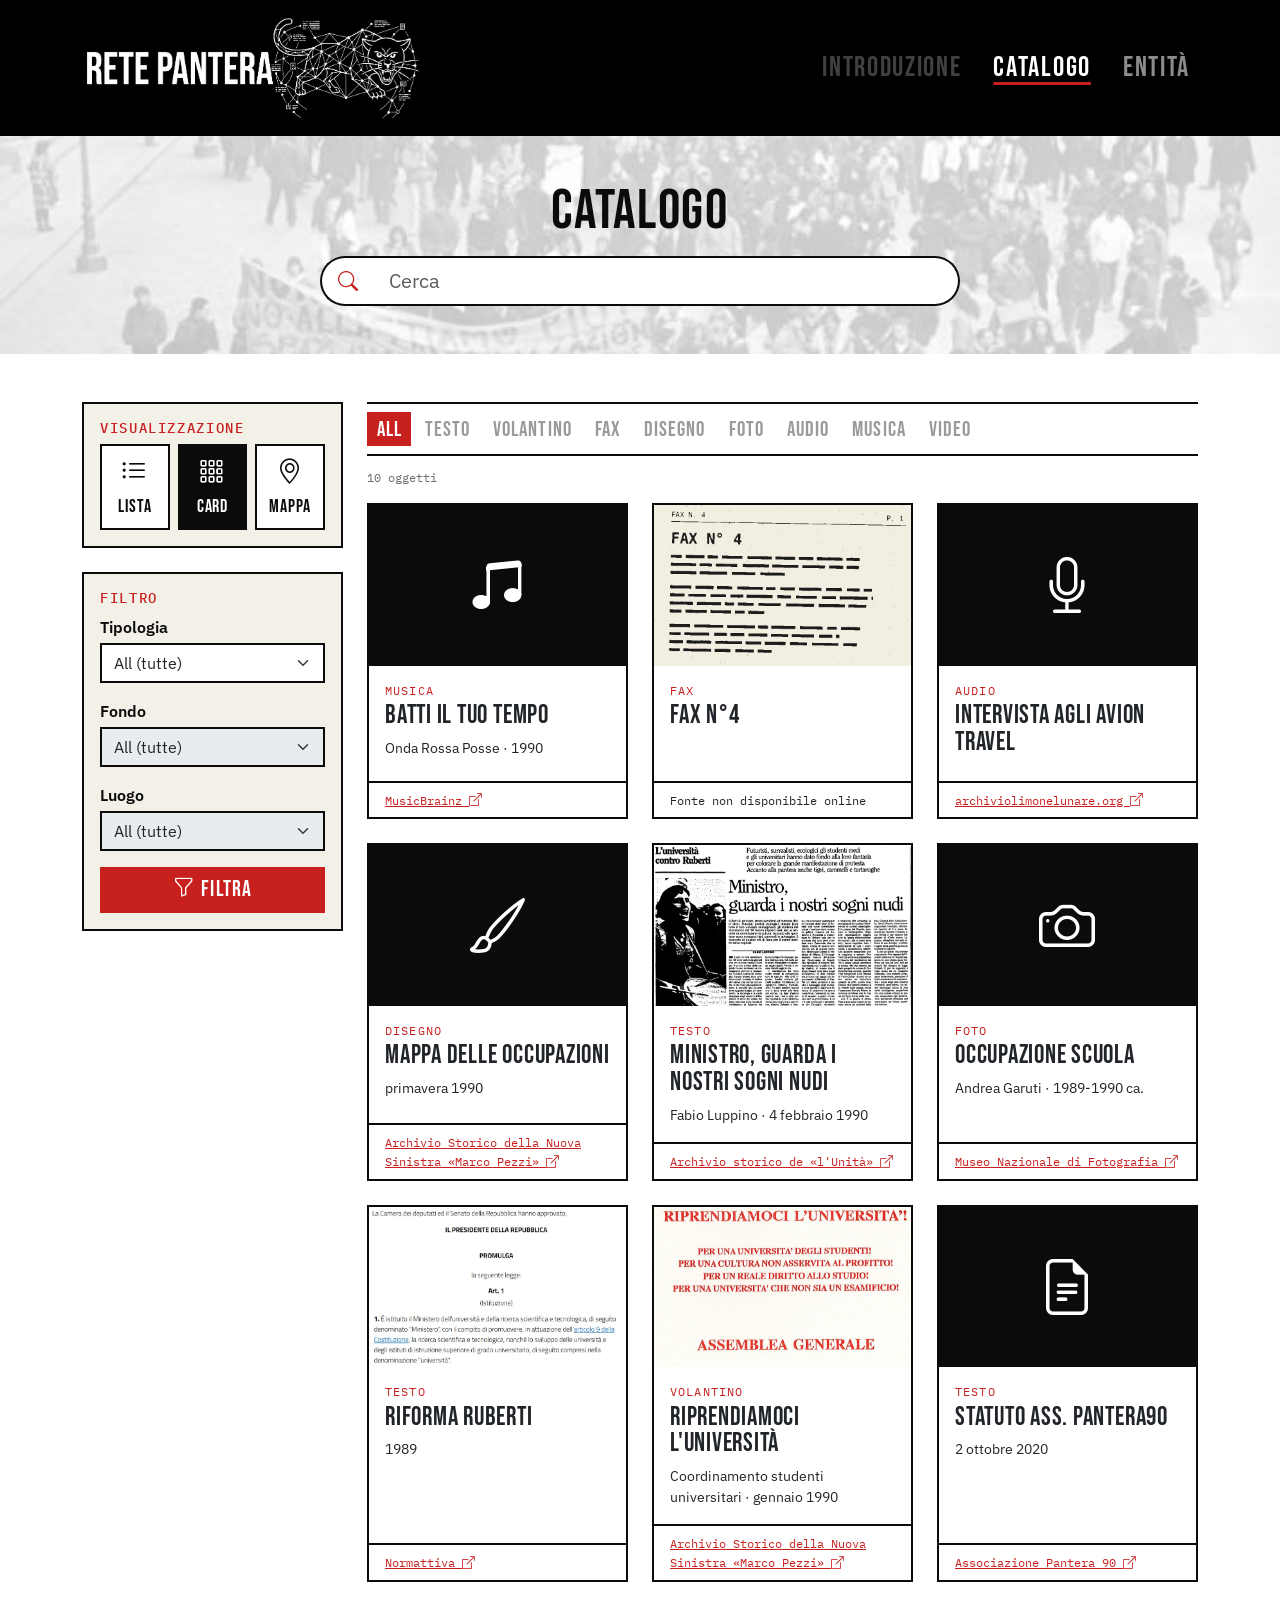
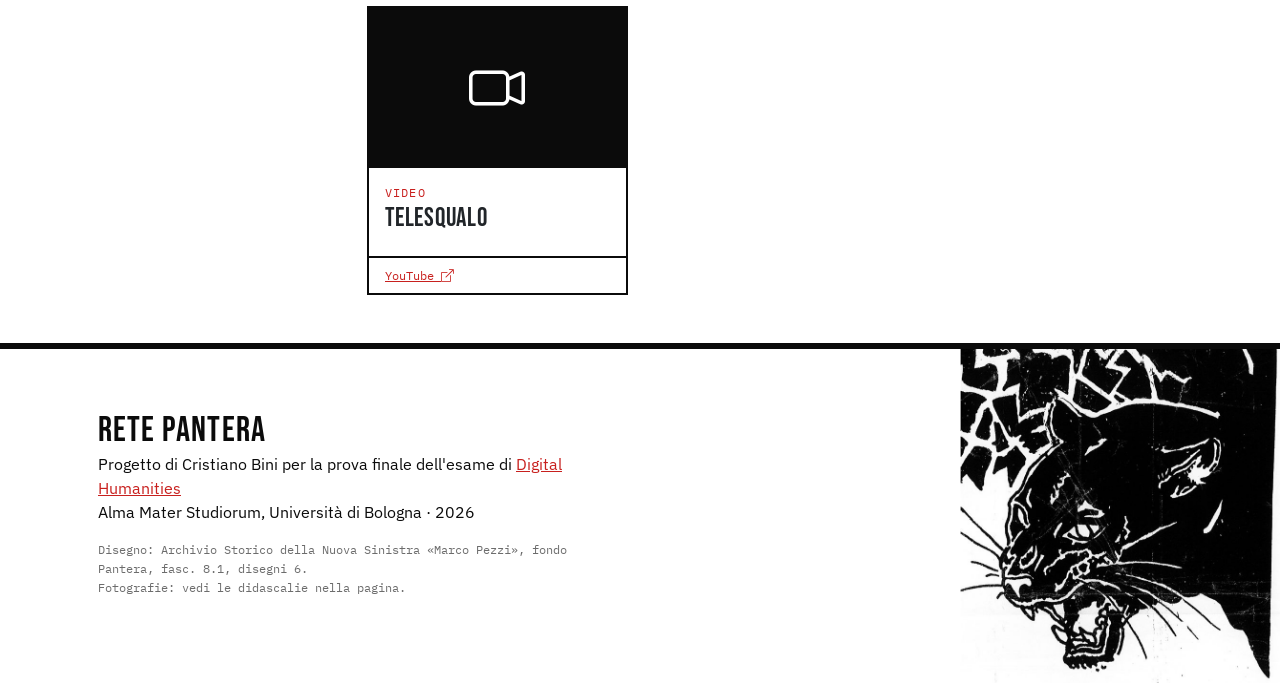
<file: Rete-pantera-DH/catalogo.html>
<!DOCTYPE html>
<html lang="it">
<head>
  <!-- ===== METADATI DI BASE =====
       Come in index.html; i metadati Dublin Core completi sono nella index.
       Doc: https://getbootstrap.com/docs/5.3/getting-started/introduction/#quick-start -->
  <meta charset="utf-8">
  <meta name="viewport" content="width=device-width, initial-scale=1">
  <title>Catalogo · Rete Pantera</title>
  <meta name="description" content="Catalogo degli oggetti di Rete Pantera: testi, volantini, fotografie, disegni, audio, musica e video sul movimento della Pantera (1989-1990), consultabili come lista o come card.">

  <!-- ===== CSS =====
       Stessi file della home: Bootstrap, icone, font e il nostro style.css. -->
  <link rel="stylesheet" href="https://cdn.jsdelivr.net/npm/bootstrap@5.3.8/dist/css/bootstrap.min.css">
  <link rel="stylesheet" href="https://cdn.jsdelivr.net/npm/bootstrap-icons@1.13.1/font/bootstrap-icons.min.css">
  <link rel="preconnect" href="https://fonts.googleapis.com">
  <link rel="preconnect" href="https://fonts.gstatic.com" crossorigin>
  <link rel="stylesheet" href="https://fonts.googleapis.com/css2?family=Bebas+Neue&family=IBM+Plex+Mono&family=IBM+Plex+Sans:wght@400;600&display=swap">
  <link rel="stylesheet" href="css/style.css">
</head>

<body>

  <!-- ===== HEADER / NAVBAR =====
       .sticky-top sull'header: la barra resta in alto durante lo scorrimento.
       .navbar-expand-lg: menu orizzontale da 992px in su; sotto diventa un pulsante "hamburger"
       che apre il menu grazie al componente Collapse (data-bs-toggle / data-bs-target).
       data-bs-theme="dark": colori del testo pensati per lo sfondo nero.
       .ms-auto: margine sinistro automatico, spinge le voci a destra.
       Doc navbar: https://getbootstrap.com/docs/5.3/components/navbar/
       Doc collapse: https://getbootstrap.com/docs/5.3/components/collapse/ -->
  <header class="sticky-top">
    <nav class="navbar navbar-expand-lg bg-black" data-bs-theme="dark" aria-label="Navigazione principale">
      <div class="container">
        <a class="navbar-brand" href="index.html">
          <img src="img/logo.jpg" alt="Rete Pantera, torna alla home" class="logo">
        </a>
        <button class="navbar-toggler" type="button" data-bs-toggle="collapse" data-bs-target="#menu"
                aria-controls="menu" aria-expanded="false" aria-label="Apri il menu">
          <span class="navbar-toggler-icon"></span>
        </button>
        <div class="collapse navbar-collapse" id="menu">
          <ul class="navbar-nav ms-auto">
            <!-- Introduzione: segnaposto non cliccabile, pagina da realizzare.
                 .disabled + aria-disabled="true" e nessun href: la voce resta visibile ma spenta.
                 Doc: https://getbootstrap.com/docs/5.3/components/navbar/#nav -->
            <li class="nav-item"><a class="nav-link disabled" aria-disabled="true">Introduzione</a></li>
            <li class="nav-item"><a class="nav-link" href="catalogo.html">Catalogo</a></li>
            <li class="nav-item"><a class="nav-link" href="voci-autorita.html">Entità</a></li>
          </ul>
        </div>
      </div>
    </nav>
  </header>

  <main>

    <!-- ===== TITOLO E RICERCA =====
         Stesso sfondo semitrasparente di "Esplora il catalogo" nella home (.sfondo-corteo).
         Barra di ricerca: un Input group (icona + campo di testo) dentro un <form role="search">.
         La ricerca agisce mentre si scrive (vedi js/catalogo.js, sezione 6).
         Doc input group: https://getbootstrap.com/docs/5.3/forms/input-group/
         Doc campi di testo: https://getbootstrap.com/docs/5.3/forms/form-control/ -->
    <section class="sfondo-corteo py-5">
      <div class="container text-center">
        <h1 class="titolo-sezione">Catalogo</h1>
        <form id="form-ricerca" class="ricerca mx-auto" role="search">
          <div class="input-group input-group-lg">
            <span class="input-group-text"><i class="bi bi-search" aria-hidden="true"></i></span>
            <input type="search" id="cerca" class="form-control" placeholder="Cerca" aria-label="Cerca nel catalogo per titolo, autore o fonte">
          </div>
        </form>
      </div>
    </section>

    <!-- ===== CONTENUTO: FASCIA LATERALE + BOX CONTENUTI =====
         Griglia: a sinistra <aside> di 3 colonne su 12, a destra i contenuti su 9.
         Sotto i 992px la fascia laterale va sopra i contenuti; tra 768 e 992px
         i due blocchi laterali stanno affiancati (.col-md-6 .col-lg-12).
         Doc griglia: https://getbootstrap.com/docs/5.3/layout/grid/ -->
    <section class="py-5">
      <div class="container">
        <div class="row g-4">

          <aside class="col-lg-3">
            <div class="row g-4">

              <!-- BLOCCO "VISUALIZZAZIONE"
                   Tre pulsanti di un componente Tab (nav-pills): ognuno mostra un pannello
                   del box contenuti (data-bs-target="#vista-..."). Lo scambio dei pannelli
                   lo fa Bootstrap, senza codice nostro.
                   data-vista è letto da js/script.js: se l'indirizzo è catalogo.html?vista=lista
                   si apre direttamente la lista (scelta fatta nella home).
                   Doc Tab: https://getbootstrap.com/docs/5.3/components/navs-tabs/#javascript-behavior -->
              <div class="col-md-6 col-lg-12">
                <div class="blocco-laterale p-3">
                  <h2 class="etichetta">Visualizzazione</h2>
                  <div class="nav nav-pills scelta-vista" role="tablist">
                    <button class="nav-link" id="tab-lista" data-vista="lista" data-bs-toggle="tab" data-bs-target="#vista-lista"
                            type="button" role="tab" aria-controls="vista-lista" aria-selected="false">
                      <i class="bi bi-list-ul" aria-hidden="true"></i>Lista
                    </button>
                    <button class="nav-link active" id="tab-card" data-vista="card" data-bs-toggle="tab" data-bs-target="#vista-card"
                            type="button" role="tab" aria-controls="vista-card" aria-selected="true">
                      <i class="bi bi-grid-3x3-gap" aria-hidden="true"></i>Card
                    </button>
                    <button class="nav-link" id="tab-mappa" data-vista="mappa" data-bs-toggle="tab" data-bs-target="#vista-mappa"
                            type="button" role="tab" aria-controls="vista-mappa" aria-selected="false">
                      <i class="bi bi-geo-alt" aria-hidden="true"></i>Mappa
                    </button>
                  </div>
                </div>
              </div>

              <!-- BLOCCO "FILTRO"
                   Tre menu a tendina con caselle di spunta: componente Dropdown di Bootstrap
                   con dentro dei checkbox (form-check-input).
                   - il pulsante ha la classe .form-select solo per avere l'aspetto di un menu a tendina
                     (bordo e freccia); data-bs-toggle="dropdown" apre e chiude l'elenco;
                   - data-bs-auto-close="outside": l'elenco resta aperto mentre si spuntano le caselle
                     e si chiude cliccando fuori;
                   - data-nome è il nome leggibile usato da js/catalogo.js per il testo del pulsante.
                   Funziona solo Tipologia; Fondo e Luogo sono disattivati (disabled), da implementare.
                   Il pulsante "Filtra" invia il form; js/catalogo.js applica la scelta.
                   Doc dropdown: https://getbootstrap.com/docs/5.3/components/dropdowns/
                   Doc chiusura automatica: https://getbootstrap.com/docs/5.3/components/dropdowns/#auto-close-behavior
                   Doc caselle di spunta: https://getbootstrap.com/docs/5.3/forms/checks-radios/ -->
              <div class="col-md-6 col-lg-12">
                <form id="form-filtro" class="blocco-laterale p-3">
                  <h2 class="etichetta">Filtro</h2>

                  <p class="form-label" id="etichetta-tipologia">Tipologia</p>
                  <div class="dropdown mb-3">
                    <button id="pulsante-tipologia" class="form-select text-start" type="button"
                            data-bs-toggle="dropdown" data-bs-auto-close="outside" aria-expanded="false"
                            aria-describedby="etichetta-tipologia">All (tutte)</button>
                    <ul id="menu-tipologia" class="dropdown-menu w-100 menu-filtro">
                      <li><label class="dropdown-item"><input class="form-check-input me-2" type="checkbox" value="ALL" checked>All (tutte)</label></li>
                      <li><hr class="dropdown-divider"></li>
                      <li><label class="dropdown-item"><input class="form-check-input me-2" type="checkbox" value="TESTO" data-nome="Testo" checked>Testo</label></li>
                      <li><label class="dropdown-item"><input class="form-check-input me-2" type="checkbox" value="VOLANTINO" data-nome="Volantino" checked>Volantino</label></li>
                      <li><label class="dropdown-item"><input class="form-check-input me-2" type="checkbox" value="FAX" data-nome="Fax" checked>Fax</label></li>
                      <li><label class="dropdown-item"><input class="form-check-input me-2" type="checkbox" value="DISEGNO" data-nome="Disegno" checked>Disegno</label></li>
                      <li><label class="dropdown-item"><input class="form-check-input me-2" type="checkbox" value="FOTO" data-nome="Foto" checked>Foto</label></li>
                      <li><label class="dropdown-item"><input class="form-check-input me-2" type="checkbox" value="AUDIO" data-nome="Audio" checked>Audio</label></li>
                      <li><label class="dropdown-item"><input class="form-check-input me-2" type="checkbox" value="MUSICA" data-nome="Musica" checked>Musica</label></li>
                      <li><label class="dropdown-item"><input class="form-check-input me-2" type="checkbox" value="VIDEO" data-nome="Video" checked>Video</label></li>
                    </ul>
                  </div>

                  <!-- Fondo e Luogo: stesso aspetto, ma disattivati (da implementare) -->
                  <p class="form-label">Fondo</p>
                  <div class="dropdown mb-3">
                    <button class="form-select text-start" type="button" disabled>All (tutte)</button>
                  </div>

                  <p class="form-label">Luogo</p>
                  <div class="dropdown mb-3">
                    <button class="form-select text-start" type="button" disabled>All (tutte)</button>
                  </div>

                  <button type="submit" class="btn btn-pantera w-100">
                    <i class="bi bi-funnel" aria-hidden="true"></i> Filtra
                  </button>
                </form>
              </div>

            </div>
          </aside>

          <!-- ===== BOX CONTENUTI ===== -->
          <div class="col-lg-9">
            <h2 class="visually-hidden">Oggetti del catalogo</h2>

            <!-- BANDA DELLE TIPOLOGIE
                 Solo indicatore: non si clicca. js/catalogo.js aggiunge la classe .acceso
                 alla voce con data-tipo uguale alla tipologia scelta nel filtro. -->
            <ul class="banda-tipologie" aria-label="Tipologie del catalogo; quella evidenziata è il filtro attivo">
              <li class="tipo" data-tipo="ALL">All</li>
              <li class="tipo" data-tipo="TESTO">Testo</li>
              <li class="tipo" data-tipo="VOLANTINO">Volantino</li>
              <li class="tipo" data-tipo="FAX">Fax</li>
              <li class="tipo" data-tipo="DISEGNO">Disegno</li>
              <li class="tipo" data-tipo="FOTO">Foto</li>
              <li class="tipo" data-tipo="AUDIO">Audio</li>
              <li class="tipo" data-tipo="MUSICA">Musica</li>
              <li class="tipo" data-tipo="VIDEO">Video</li>
            </ul>

            <p id="contatore" class="didascalia mb-3" aria-live="polite"></p>

            <!-- PANNELLI DEL COMPONENTE TAB
                 .tab-pane = un pannello; .show .active = quello visibile all'apertura (Card).
                 Le righe (#righe-lista) e le card (#griglia-card) sono scritte da js/catalogo.js
                 a partire dai dati di js/dati.js. -->
            <div class="tab-content">

              <!-- Vista LISTA: Table di Bootstrap.
                   .table-hover evidenzia la riga sotto il mouse; .table-responsive permette
                   lo scorrimento orizzontale su schermi stretti.
                   Doc tabelle: https://getbootstrap.com/docs/5.3/content/tables/ -->
              <div class="tab-pane fade" id="vista-lista" role="tabpanel" aria-labelledby="tab-lista" tabindex="0">
                <div class="table-responsive">
                  <table class="table table-hover align-middle tabella-catalogo">
                    <thead>
                      <tr>
                        <th scope="col">Titolo</th>
                        <th scope="col">Tipologia</th>
                        <th scope="col" class="d-none d-md-table-cell">Autore</th>
                        <th scope="col" class="d-none d-md-table-cell">Data</th>
                        <th scope="col" class="d-none d-lg-table-cell">Istituzione</th>
                      </tr>
                    </thead>
                    <tbody id="righe-lista"></tbody>
                  </table>
                </div>
              </div>

              <!-- Vista CARD: griglia di Card di Bootstrap.
                   .row-cols-1 .row-cols-sm-2 .row-cols-xl-3: 1, 2 o 3 card per riga secondo lo schermo.
                   Doc card: https://getbootstrap.com/docs/5.3/components/card/
                   Doc row-cols: https://getbootstrap.com/docs/5.3/layout/grid/#row-columns -->
              <div class="tab-pane fade show active" id="vista-card" role="tabpanel" aria-labelledby="tab-card" tabindex="0">
                <div id="griglia-card" class="row row-cols-1 row-cols-sm-2 row-cols-xl-3 g-4"></div>
              </div>

              <!-- Vista MAPPA: non implementata (segnaposto). Mostrerebbe dove sono
                   conservati gli oggetti: la distribuzione geografica di archivi, fondi e istituzioni. -->
              <div class="tab-pane fade" id="vista-mappa" role="tabpanel" aria-labelledby="tab-mappa" tabindex="0">
                <div class="segnaposto-mappa">
                  <i class="bi bi-geo-alt" aria-hidden="true"></i>
                  <p class="titolo-sezione fs-2 mt-2 mb-1">Mappa in preparazione</p>
                  <p class="mb-0">Dove sono conservate le fonti: la distribuzione geografica degli archivi, dei fondi e delle istituzioni che custodiscono i documenti sulla Pantera.</p>
                </div>
              </div>

            </div>

            <!-- Messaggio mostrato da js/catalogo.js quando nessun oggetto corrisponde.
                 .d-none lo nasconde finché serve. Doc: https://getbootstrap.com/docs/5.3/utilities/display/ -->
            <p id="nessun-risultato" class="d-none mt-3">Nessun oggetto corrisponde alla ricerca o al filtro scelto.</p>
          </div>

        </div>
      </div>
    </section>

  </main>

  <!-- ===== FOOTER =====
       La testa di pantera è impostata come sfondo in css/style.css (.footer-pantera).
       .col-md-7: i crediti occupano 7 colonne su 12 da 768px in su, lasciando spazio al disegno.
       Doc griglia: https://getbootstrap.com/docs/5.3/layout/grid/
       Doc spaziature (py-5, mb-3…): https://getbootstrap.com/docs/5.3/utilities/spacing/ -->
  <footer class="footer-pantera py-5">
    <div class="container">
      <div class="row">
        <div class="col-md-7">
          <div class="crediti p-3">
            <p class="titolo-footer mb-1">Rete Pantera</p>
            <p class="mb-3">Progetto di Cristiano Bini per la prova finale dell'esame di
              <!-- DA COMPLETARE: indirizzo della pagina del corso -->
              <a href="#">Digital Humanities</a><br>
              Alma Mater Studiorum, Università di Bologna · 2026</p>
            <ul class="list-unstyled didascalia mb-0">
              <li>Disegno: Archivio Storico della Nuova Sinistra «Marco Pezzi», fondo Pantera, fasc. 8.1, disegni 6.</li>
              <li>Fotografie: vedi le didascalie nella pagina.</li>
            </ul>
          </div>
        </div>
      </div>
    </div>
  </footer>

  <!-- ===== JAVASCRIPT =====
       Ordine importante:
       1. bootstrap.bundle: fa funzionare Collapse (menu) e Tab (viste);
       2. dati.js: definisce l'elenco degli oggetti;
       3. catalogo.js: usa quell'elenco per costruire lista e card;
       4. script.js: comune a tutte le pagine (voce attiva del menu, vista scelta nella home).
       Doc: https://getbootstrap.com/docs/5.3/getting-started/javascript/ -->
  <script src="https://cdn.jsdelivr.net/npm/bootstrap@5.3.8/dist/js/bootstrap.bundle.min.js"></script>
  <script src="js/dati.js"></script>
  <script src="js/catalogo.js"></script>
  <script src="js/script.js"></script>
</body>
</html>
</file>
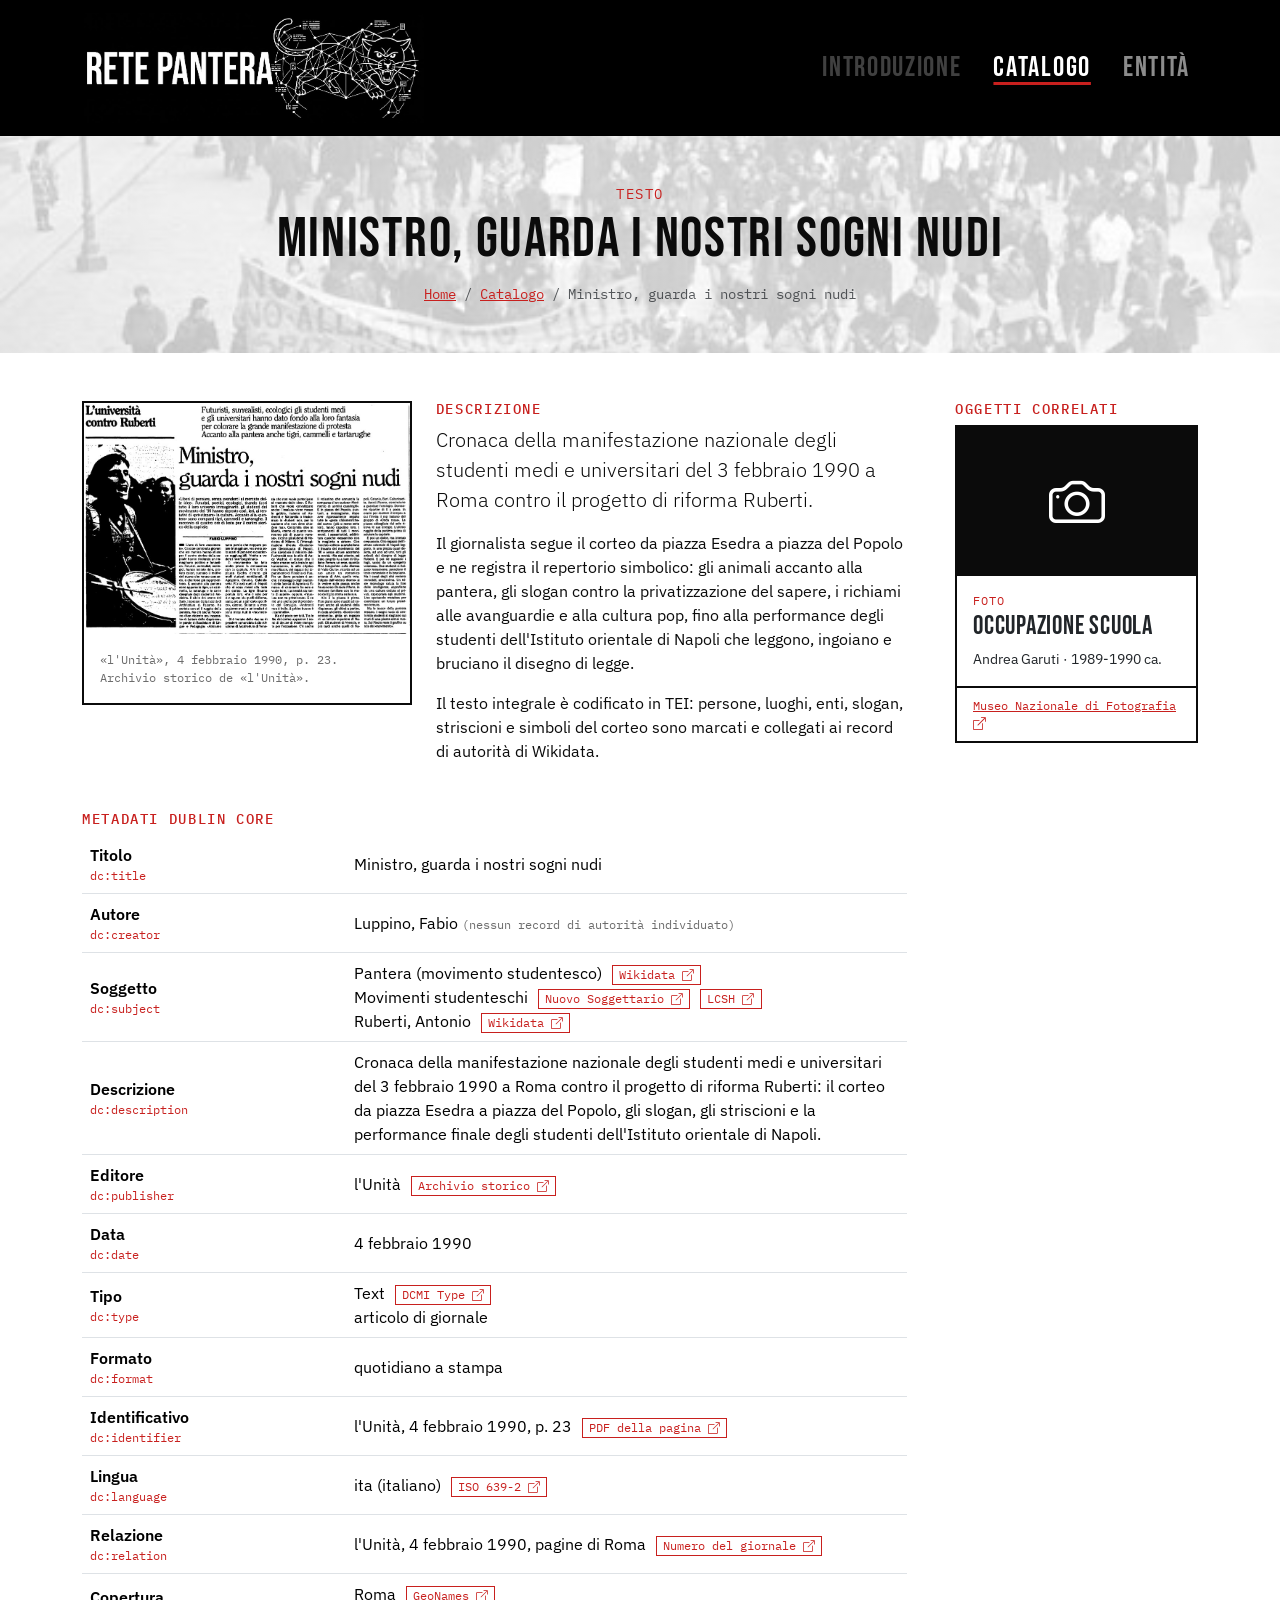
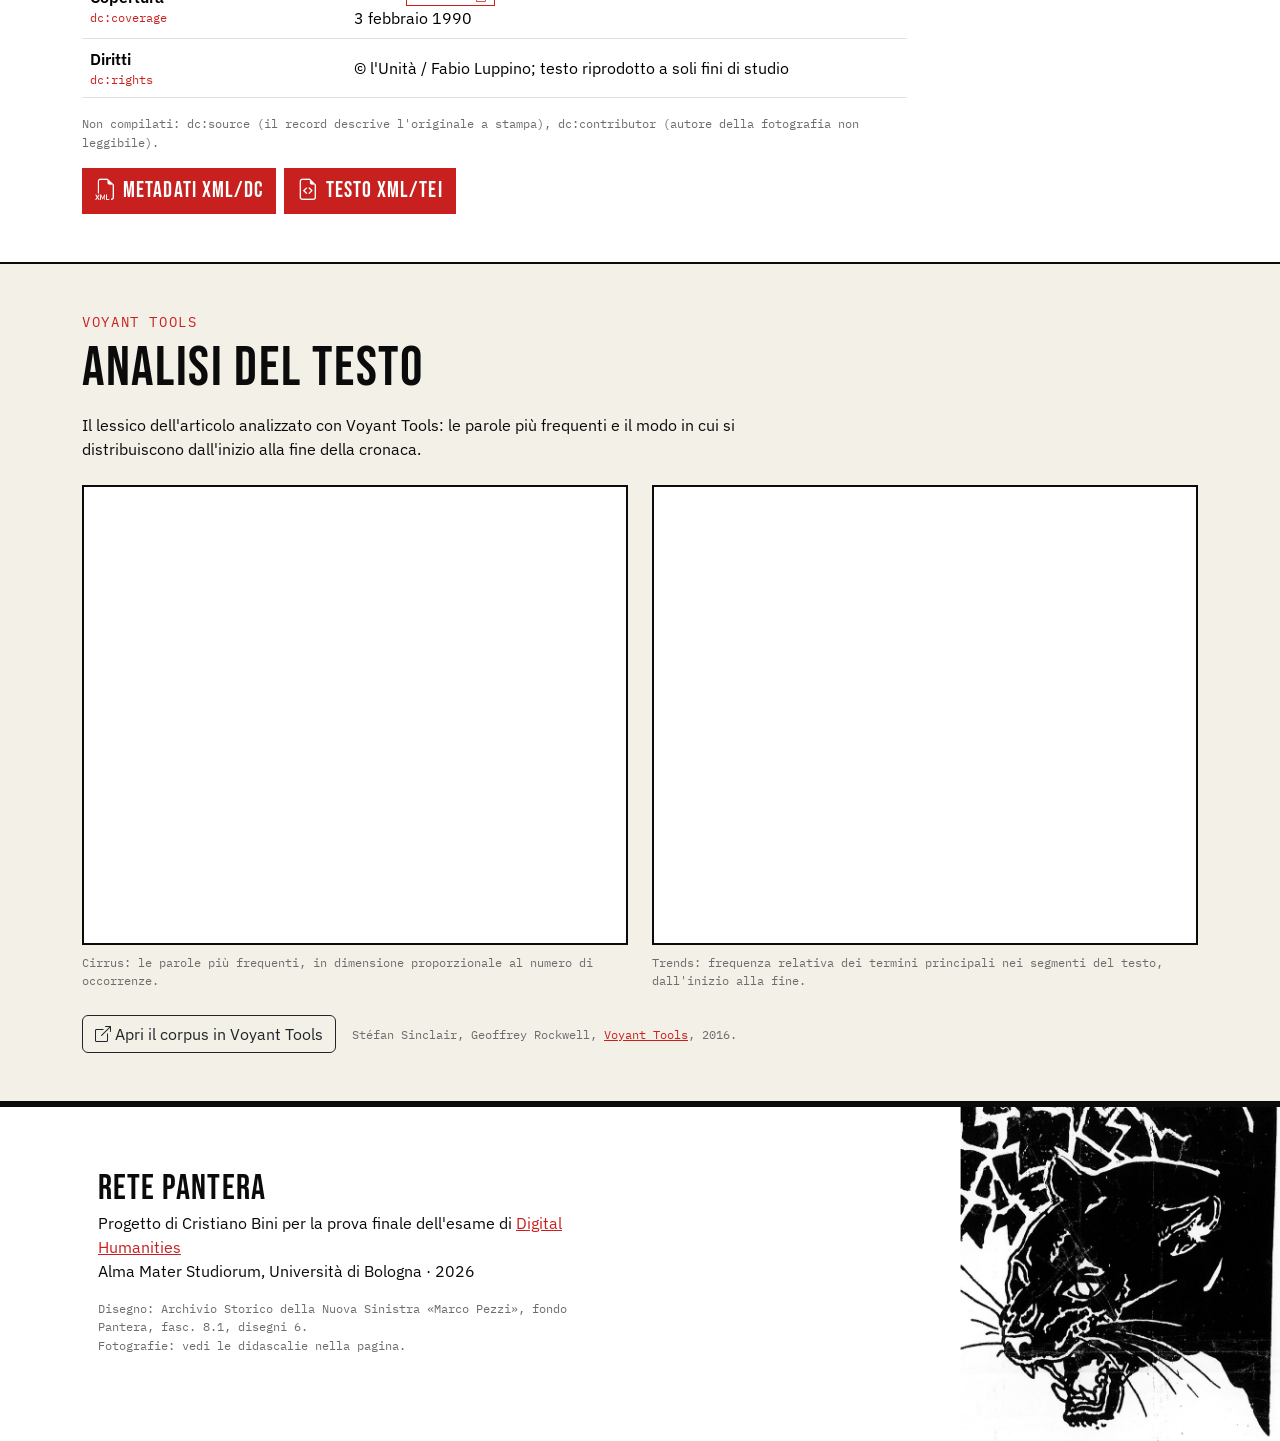
<file: Rete-pantera-DH/item-ministro-sogni-nudi.html>
<!DOCTYPE html>
<html lang="it">
<head>
  <!-- ===== METADATI DI BASE ===== -->
  <meta charset="utf-8">
  <meta name="viewport" content="width=device-width, initial-scale=1">
  <title>Ministro, guarda i nostri sogni nudi · Rete Pantera</title>
  <meta name="description" content="Fabio Luppino, Ministro, guarda i nostri sogni nudi, l'Unità, 4 febbraio 1990: cronaca del corteo nazionale degli studenti a Roma. Scheda, metadati Dublin Core e testo codificato in TEI.">

  <!-- ===== METADATI DUBLIN CORE DELL'OGGETTO =====
       Gli stessi valori della tabella nel corpo della pagina e del file xml/dc_ministro-sogni-nudi.xml.
       Doc: https://www.dublincore.org/specifications/dublin-core/dc-html/ -->
  <link rel="schema.DC" href="http://purl.org/dc/elements/1.1/">
  <meta name="DC.title" lang="it" content="Ministro, guarda i nostri sogni nudi">
  <meta name="DC.creator" content="Luppino, Fabio">
  <meta name="DC.subject" lang="it" content="Pantera (movimento studentesco)">
  <meta name="DC.subject" lang="it" content="Movimenti studenteschi">
  <meta name="DC.subject" content="Ruberti, Antonio">
  <meta name="DC.publisher" content="l'Unità">
  <meta name="DC.date" content="1990-02-04">
  <meta name="DC.type" content="Text">
  <meta name="DC.language" content="ita">
  <meta name="DC.identifier" content="l'Unità, 4 febbraio 1990, p. 23">
  <meta name="DC.coverage" lang="it" content="Roma, 3 febbraio 1990">
  <meta name="DC.rights" lang="it" content="© l'Unità / Fabio Luppino; testo riprodotto a soli fini di studio">

  <!-- ===== CSS ===== Stessi file delle altre pagine. -->
  <link rel="stylesheet" href="https://cdn.jsdelivr.net/npm/bootstrap@5.3.8/dist/css/bootstrap.min.css">
  <link rel="stylesheet" href="https://cdn.jsdelivr.net/npm/bootstrap-icons@1.13.1/font/bootstrap-icons.min.css">
  <link rel="preconnect" href="https://fonts.googleapis.com">
  <link rel="preconnect" href="https://fonts.gstatic.com" crossorigin>
  <link rel="stylesheet" href="https://fonts.googleapis.com/css2?family=Bebas+Neue&family=IBM+Plex+Mono&family=IBM+Plex+Sans:wght@400;600&display=swap">
  <link rel="stylesheet" href="css/style.css">
</head>

<body>

  <!-- ===== HEADER / NAVBAR =====
       .sticky-top sull'header: la barra resta in alto durante lo scorrimento.
       .navbar-expand-lg: menu orizzontale da 992px in su; sotto diventa un pulsante "hamburger"
       che apre il menu grazie al componente Collapse (data-bs-toggle / data-bs-target).
       data-bs-theme="dark": colori del testo pensati per lo sfondo nero.
       .ms-auto: margine sinistro automatico, spinge le voci a destra.
       Doc navbar: https://getbootstrap.com/docs/5.3/components/navbar/
       Doc collapse: https://getbootstrap.com/docs/5.3/components/collapse/ -->
  <header class="sticky-top">
    <nav class="navbar navbar-expand-lg bg-black" data-bs-theme="dark" aria-label="Navigazione principale">
      <div class="container">
        <a class="navbar-brand" href="index.html">
          <img src="img/logo.jpg" alt="Rete Pantera, torna alla home" class="logo">
        </a>
        <button class="navbar-toggler" type="button" data-bs-toggle="collapse" data-bs-target="#menu"
                aria-controls="menu" aria-expanded="false" aria-label="Apri il menu">
          <span class="navbar-toggler-icon"></span>
        </button>
        <div class="collapse navbar-collapse" id="menu">
          <ul class="navbar-nav ms-auto">
            <!-- Introduzione: segnaposto non cliccabile, pagina da realizzare.
                 .disabled + aria-disabled="true" e nessun href: la voce resta visibile ma spenta.
                 Doc: https://getbootstrap.com/docs/5.3/components/navbar/#nav -->
            <li class="nav-item"><a class="nav-link disabled" aria-disabled="true">Introduzione</a></li>
            <li class="nav-item"><a class="nav-link" href="catalogo.html">Catalogo</a></li>
            <li class="nav-item"><a class="nav-link" href="voci-autorita.html">Entità</a></li>
          </ul>
        </div>
      </div>
    </nav>
  </header>

  <main>

    <!-- ===== NOME DELL'OGGETTO =====
         Stesso stile e stesso sfondo del titolo "Catalogo" (.sfondo-corteo, .titolo-sezione).
         Sotto, il percorso di navigazione con il componente Breadcrumb.
         Doc breadcrumb: https://getbootstrap.com/docs/5.3/components/breadcrumb/ -->
    <section class="sfondo-corteo py-5">
      <div class="container text-center">
        <p class="etichetta mb-2">Testo</p>
        <h1 class="titolo-sezione">Ministro, guarda i nostri sogni nudi</h1>
        <nav aria-label="Percorso di navigazione">
          <ol class="breadcrumb justify-content-center mb-0">
            <li class="breadcrumb-item"><a href="index.html">Home</a></li>
            <li class="breadcrumb-item"><a href="catalogo.html">Catalogo</a></li>
            <li class="breadcrumb-item active" aria-current="page">Ministro, guarda i nostri sogni nudi</li>
          </ol>
        </nav>
      </div>
    </section>

    <!-- ===== CONTENUTO: SCHEDA (9 colonne) + OGGETTI CORRELATI (3 colonne) =====
         Doc griglia: https://getbootstrap.com/docs/5.3/layout/grid/ -->
    <section class="py-5">
      <div class="container">
        <div class="row g-4 g-lg-5">

          <article class="col-lg-9">

            <!-- IMMAGINE (Card) E DESCRIZIONE
                 Il ritaglio dell'articolo dalla p. 23; se non si carica resta l'icona della tipologia.
                 Doc card: https://getbootstrap.com/docs/5.3/components/card/ -->
            <div class="row g-4 align-items-start">
              <div class="col-md-5">
                <div class="card immagine-item">
                  <div class="cornice-item">
                    <i class="bi bi-file-earmark-text" aria-hidden="true"></i>
                    <img src="img/catalogo/ministro-sogni-nudi-intero.jpg"
                         alt="Ritaglio dell'articolo: titolo «Ministro, guarda i nostri sogni nudi» e fotografia di una manifestante che suona un tamburo"
                         onerror="this.remove()">
                  </div>
                  <div class="card-body">
                    <p class="didascalia mb-0">«l'Unità», 4 febbraio 1990, p. 23. Archivio storico de «l'Unità».</p>
                  </div>
                </div>
              </div>
              <div class="col-md-7">
                <h2 class="etichetta">Descrizione</h2>
                <p class="lead">Cronaca della manifestazione nazionale degli studenti medi e universitari del 3 febbraio 1990 a Roma contro il progetto di riforma Ruberti.</p>
                <p>Il giornalista segue il corteo da piazza Esedra a piazza del Popolo e ne registra il repertorio simbolico: gli animali accanto alla pantera, gli slogan contro la privatizzazione del sapere, i richiami alle avanguardie e alla cultura pop, fino alla performance degli studenti dell'Istituto orientale di Napoli che leggono, ingoiano e bruciano il disegno di legge.</p>
                <p class="mb-0">Il testo integrale è codificato in TEI: persone, luoghi, enti, slogan, striscioni e simboli del corteo sono marcati e collegati ai record di autorità di Wikidata.</p>
              </div>
            </div>

            <!-- TABELLA DEI METADATI DUBLIN CORE
                 Solo i 15 elementi dc: (quelli compilati nel file XML). Le etichette rosse
                 rimandano ai record di autorità indicati nel file con gli elementi dcterms:.
                 Doc tabelle: https://getbootstrap.com/docs/5.3/content/tables/ -->
            <h2 class="etichetta mt-5">Metadati Dublin Core</h2>
            <div class="table-responsive">
              <table class="table tabella-metadati align-middle">
                <tbody>
                  <tr>
                    <th scope="row">Titolo<span class="elemento-dc">dc:title</span></th>
                    <td>Ministro, guarda i nostri sogni nudi</td>
                  </tr>
                  <tr>
                    <th scope="row">Autore<span class="elemento-dc">dc:creator</span></th>
                    <td>Luppino, Fabio <span class="didascalia">(nessun record di autorità individuato)</span></td>
                  </tr>
                  <tr>
                    <th scope="row">Soggetto<span class="elemento-dc">dc:subject</span></th>
                    <td>
                      Pantera (movimento studentesco)
                      <a class="link-autorita" href="http://www.wikidata.org/entity/Q3893439" target="_blank" rel="noopener">Wikidata <i class="bi bi-box-arrow-up-right" aria-hidden="true"></i></a><br>
                      Movimenti studenteschi
                      <a class="link-autorita" href="https://thes.bncf.firenze.sbn.it/termine.php?id=16239" target="_blank" rel="noopener">Nuovo Soggettario <i class="bi bi-box-arrow-up-right" aria-hidden="true"></i></a>
                      <a class="link-autorita" href="http://id.loc.gov/authorities/subjects/sh85129276" target="_blank" rel="noopener">LCSH <i class="bi bi-box-arrow-up-right" aria-hidden="true"></i></a><br>
                      Ruberti, Antonio
                      <a class="link-autorita" href="http://www.wikidata.org/entity/Q604765" target="_blank" rel="noopener">Wikidata <i class="bi bi-box-arrow-up-right" aria-hidden="true"></i></a>
                    </td>
                  </tr>
                  <tr>
                    <th scope="row">Descrizione<span class="elemento-dc">dc:description</span></th>
                    <td>Cronaca della manifestazione nazionale degli studenti medi e universitari del 3 febbraio 1990 a Roma contro il progetto di riforma Ruberti: il corteo da piazza Esedra a piazza del Popolo, gli slogan, gli striscioni e la performance finale degli studenti dell'Istituto orientale di Napoli.</td>
                  </tr>
                  <tr>
                    <th scope="row">Editore<span class="elemento-dc">dc:publisher</span></th>
                    <td>
                      l'Unità
                      <a class="link-autorita" href="https://archivio.unita.news/" target="_blank" rel="noopener">Archivio storico <i class="bi bi-box-arrow-up-right" aria-hidden="true"></i></a>
                    </td>
                  </tr>
                  <tr>
                    <th scope="row">Data<span class="elemento-dc">dc:date</span></th>
                    <td>4 febbraio 1990</td>
                  </tr>
                  <tr>
                    <th scope="row">Tipo<span class="elemento-dc">dc:type</span></th>
                    <td>
                      Text
                      <a class="link-autorita" href="http://purl.org/dc/dcmitype/Text" target="_blank" rel="noopener">DCMI Type <i class="bi bi-box-arrow-up-right" aria-hidden="true"></i></a><br>
                      articolo di giornale
                    </td>
                  </tr>
                  <tr>
                    <th scope="row">Formato<span class="elemento-dc">dc:format</span></th>
                    <td>quotidiano a stampa</td>
                  </tr>
                  <tr>
                    <th scope="row">Identificativo<span class="elemento-dc">dc:identifier</span></th>
                    <td>
                      l'Unità, 4 febbraio 1990, p. 23
                      <a class="link-autorita" href="https://archivio.unita.news/assets/main/1990/02/04/page_023.pdf" target="_blank" rel="noopener">PDF della pagina <i class="bi bi-box-arrow-up-right" aria-hidden="true"></i></a>
                    </td>
                  </tr>
                  <tr>
                    <th scope="row">Lingua<span class="elemento-dc">dc:language</span></th>
                    <td>
                      ita (italiano)
                      <a class="link-autorita" href="http://id.loc.gov/vocabulary/iso639-2/ita" target="_blank" rel="noopener">ISO 639-2 <i class="bi bi-box-arrow-up-right" aria-hidden="true"></i></a>
                    </td>
                  </tr>
                  <tr>
                    <th scope="row">Relazione<span class="elemento-dc">dc:relation</span></th>
                    <td>
                      l'Unità, 4 febbraio 1990, pagine di Roma
                      <a class="link-autorita" href="https://archivio.unita.news/browse/1990/02/04" target="_blank" rel="noopener">Numero del giornale <i class="bi bi-box-arrow-up-right" aria-hidden="true"></i></a>
                    </td>
                  </tr>
                  <tr>
                    <th scope="row">Copertura<span class="elemento-dc">dc:coverage</span></th>
                    <td>
                      Roma
                      <a class="link-autorita" href="https://www.geonames.org/3169070" target="_blank" rel="noopener">GeoNames <i class="bi bi-box-arrow-up-right" aria-hidden="true"></i></a><br>
                      3 febbraio 1990
                    </td>
                  </tr>
                  <tr>
                    <th scope="row">Diritti<span class="elemento-dc">dc:rights</span></th>
                    <td>© l'Unità / Fabio Luppino; testo riprodotto a soli fini di studio</td>
                  </tr>
                </tbody>
              </table>
            </div>
            <p class="didascalia">Non compilati: dc:source (il record descrive l'originale a stampa), dc:contributor (autore della fotografia non leggibile).</p>

            <!-- PULSANTI VERSO I FILE XML: metadati Dublin Core e testo codificato in TEI.
                 .d-flex .gap-2: pulsanti affiancati con uno spazio tra loro.
                 Doc flex: https://getbootstrap.com/docs/5.3/utilities/flex/ -->
            <div class="d-flex flex-wrap gap-2 mt-3">
              <a href="xml/dc_ministro-sogni-nudi.xml" class="btn btn-pantera" target="_blank" rel="noopener">
                <i class="bi bi-filetype-xml" aria-hidden="true"></i> Metadati XML/DC
              </a>
              <a href="xml/tei_unita_1990-02-04_p23.xml" class="btn btn-pantera" target="_blank" rel="noopener">
                <i class="bi bi-file-earmark-code" aria-hidden="true"></i> Testo XML/TEI
              </a>
            </div>
          </article>

          <!-- ===== OGGETTI CORRELATI =====
               Stessa card del catalogo: un clic sulla card apre la pagina item della fotografia,
               un clic sul nome dell'istituzione apre la scheda sul sito del museo. -->
          <aside class="col-lg-3">
            <h2 class="etichetta">Oggetti correlati</h2>
            <div class="row row-cols-1 row-cols-sm-2 row-cols-lg-1 g-4">

              <div class="col">
                <article class="card card-oggetto h-100">
                  <div class="anteprima">
                    <i class="bi bi-camera" aria-hidden="true"></i>
                    <img src="https://www.mufocosearch.org/_dati/immagini/piccole/fondi/AGN/sup_10100_0004893.jpg" alt="Anteprima: Occupazione scuola" loading="lazy" onerror="this.remove()">
                  </div>
                  <div class="card-body">
                    <p class="tipo-oggetto mb-1">FOTO</p>
                    <h3 class="card-title"><a href="item-occupazione-scuola.html" class="stretched-link">Occupazione scuola</a></h3>
                    <p class="card-text small mb-0">Andrea Garuti · 1989-1990 ca.</p>
                  </div>
                  <div class="card-footer">
                    <a href="https://www.mufocosearch.org/schedafotografia/SUP-10100-0004893?context=photoBySearch&amp;position=1" target="_blank" rel="noopener" class="link-fonte">Museo Nazionale di Fotografia <i class="bi bi-box-arrow-up-right" aria-hidden="true"></i></a>
                  </div>
                </article>
              </div>

            </div>
          </aside>

        </div>
      </div>
    </section>

    <!-- ===== ANALISI DEL TESTO CON VOYANT TOOLS (tool per developer) =====
         Voyant Tools è un ambiente web per l'analisi testuale. Ogni suo strumento
         si incorpora in un'altra pagina con un <iframe>, il cui indirizzo ha la forma
           https://voyant-tools.org/tool/NOME-STRUMENTO/?corpus=ID-DEL-CORPUS
         (in Voyant: icona "Esporta" di uno strumento > snippet HTML per l'incorporamento).
         Il corpus d0f1fab3f1085e77a7e2c1b3dd748bda contiene il testo dell'articolo.
         Per mostrare un altro strumento basta cambiarne il nome nell'indirizzo
         (es. Contexts, TermsBerry, Summary).
         - Cirrus: nuvola delle parole più frequenti; le parole vuote (articoli, preposizioni...)
           sono escluse in automatico secondo la lingua riconosciuta;
         - Trends: andamento dei termini più frequenti lungo il testo, diviso in segmenti.
         loading="lazy": il browser rimanda il caricamento degli strumenti finché la sezione
         non si avvicina alla parte visibile della pagina, così la scheda si apre più in fretta.
         title: descrive il contenuto dell'iframe ai lettori di schermo.
         Ogni strumento è in una <figure> con didascalia (come l'immagine in home).
         Doc Voyant, incorporare gli strumenti: https://voyant.lincsproject.ca/docs/tutorial-embedding.html
         Doc figure: https://getbootstrap.com/docs/5.3/content/figures/ -->
    <section class="sezione-voyant py-5">
      <div class="container">
        <p class="etichetta mb-2">Voyant Tools</p>
        <h2 class="titolo-sezione">Analisi del testo</h2>
        <p class="col-lg-8 px-0 mb-4">Il lessico dell'articolo analizzato con Voyant Tools: le parole più frequenti e il modo in cui si distribuiscono dall'inizio alla fine della cronaca.</p>

        <div class="row g-4">
          <div class="col-lg-6">
            <figure class="figure w-100 mb-0">
              <iframe class="voyant-frame" loading="lazy"
                      src="https://voyant-tools.org/tool/Cirrus/?corpus=d0f1fab3f1085e77a7e2c1b3dd748bda"
                      title="Voyant Tools, Cirrus: nuvola delle parole più frequenti dell'articolo"></iframe>
              <figcaption class="figure-caption didascalia mt-2">Cirrus: le parole più frequenti, in dimensione proporzionale al numero di occorrenze.</figcaption>
            </figure>
          </div>
          <div class="col-lg-6">
            <figure class="figure w-100 mb-0">
              <iframe class="voyant-frame" loading="lazy"
                      src="https://voyant-tools.org/tool/Trends/?corpus=d0f1fab3f1085e77a7e2c1b3dd748bda"
                      title="Voyant Tools, Trends: distribuzione dei termini più frequenti lungo l'articolo"></iframe>
              <figcaption class="figure-caption didascalia mt-2">Trends: frequenza relativa dei termini principali nei segmenti del testo, dall'inizio alla fine.</figcaption>
            </figure>
          </div>
        </div>

        <!-- Collegamento all'ambiente completo di Voyant: utile anche se gli iframe non si caricano -->
        <div class="d-flex flex-wrap align-items-center gap-3 mt-4">
          <a href="https://voyant-tools.org/?corpus=d0f1fab3f1085e77a7e2c1b3dd748bda" class="btn btn-outline-dark" target="_blank" rel="noopener">
            <i class="bi bi-box-arrow-up-right" aria-hidden="true"></i> Apri il corpus in Voyant Tools
          </a>
          <p class="didascalia mb-0">Stéfan Sinclair, Geoffrey Rockwell, <a href="https://voyant-tools.org/" target="_blank" rel="noopener">Voyant Tools</a>, 2016.</p>
        </div>
      </div>
    </section>

  </main>

  <!-- ===== FOOTER =====
       La testa di pantera è impostata come sfondo in css/style.css (.footer-pantera).
       .col-md-7: i crediti occupano 7 colonne su 12 da 768px in su, lasciando spazio al disegno.
       Doc griglia: https://getbootstrap.com/docs/5.3/layout/grid/
       Doc spaziature (py-5, mb-3…): https://getbootstrap.com/docs/5.3/utilities/spacing/ -->
  <footer class="footer-pantera py-5">
    <div class="container">
      <div class="row">
        <div class="col-md-7">
          <div class="crediti p-3">
            <p class="titolo-footer mb-1">Rete Pantera</p>
            <p class="mb-3">Progetto di Cristiano Bini per la prova finale dell'esame di
              <!-- DA COMPLETARE: indirizzo della pagina del corso -->
              <a href="#">Digital Humanities</a><br>
              Alma Mater Studiorum, Università di Bologna · 2026</p>
            <ul class="list-unstyled didascalia mb-0">
              <li>Disegno: Archivio Storico della Nuova Sinistra «Marco Pezzi», fondo Pantera, fasc. 8.1, disegni 6.</li>
              <li>Fotografie: vedi le didascalie nella pagina.</li>
            </ul>
          </div>
        </div>
      </div>
    </div>
  </footer>

  <!-- ===== JAVASCRIPT =====
       Bootstrap (menu Collapse) e lo script comune: evidenzia "Catalogo" nel menu. -->
  <script src="https://cdn.jsdelivr.net/npm/bootstrap@5.3.8/dist/js/bootstrap.bundle.min.js"></script>
  <script src="js/script.js"></script>
</body>
</html>
</file>
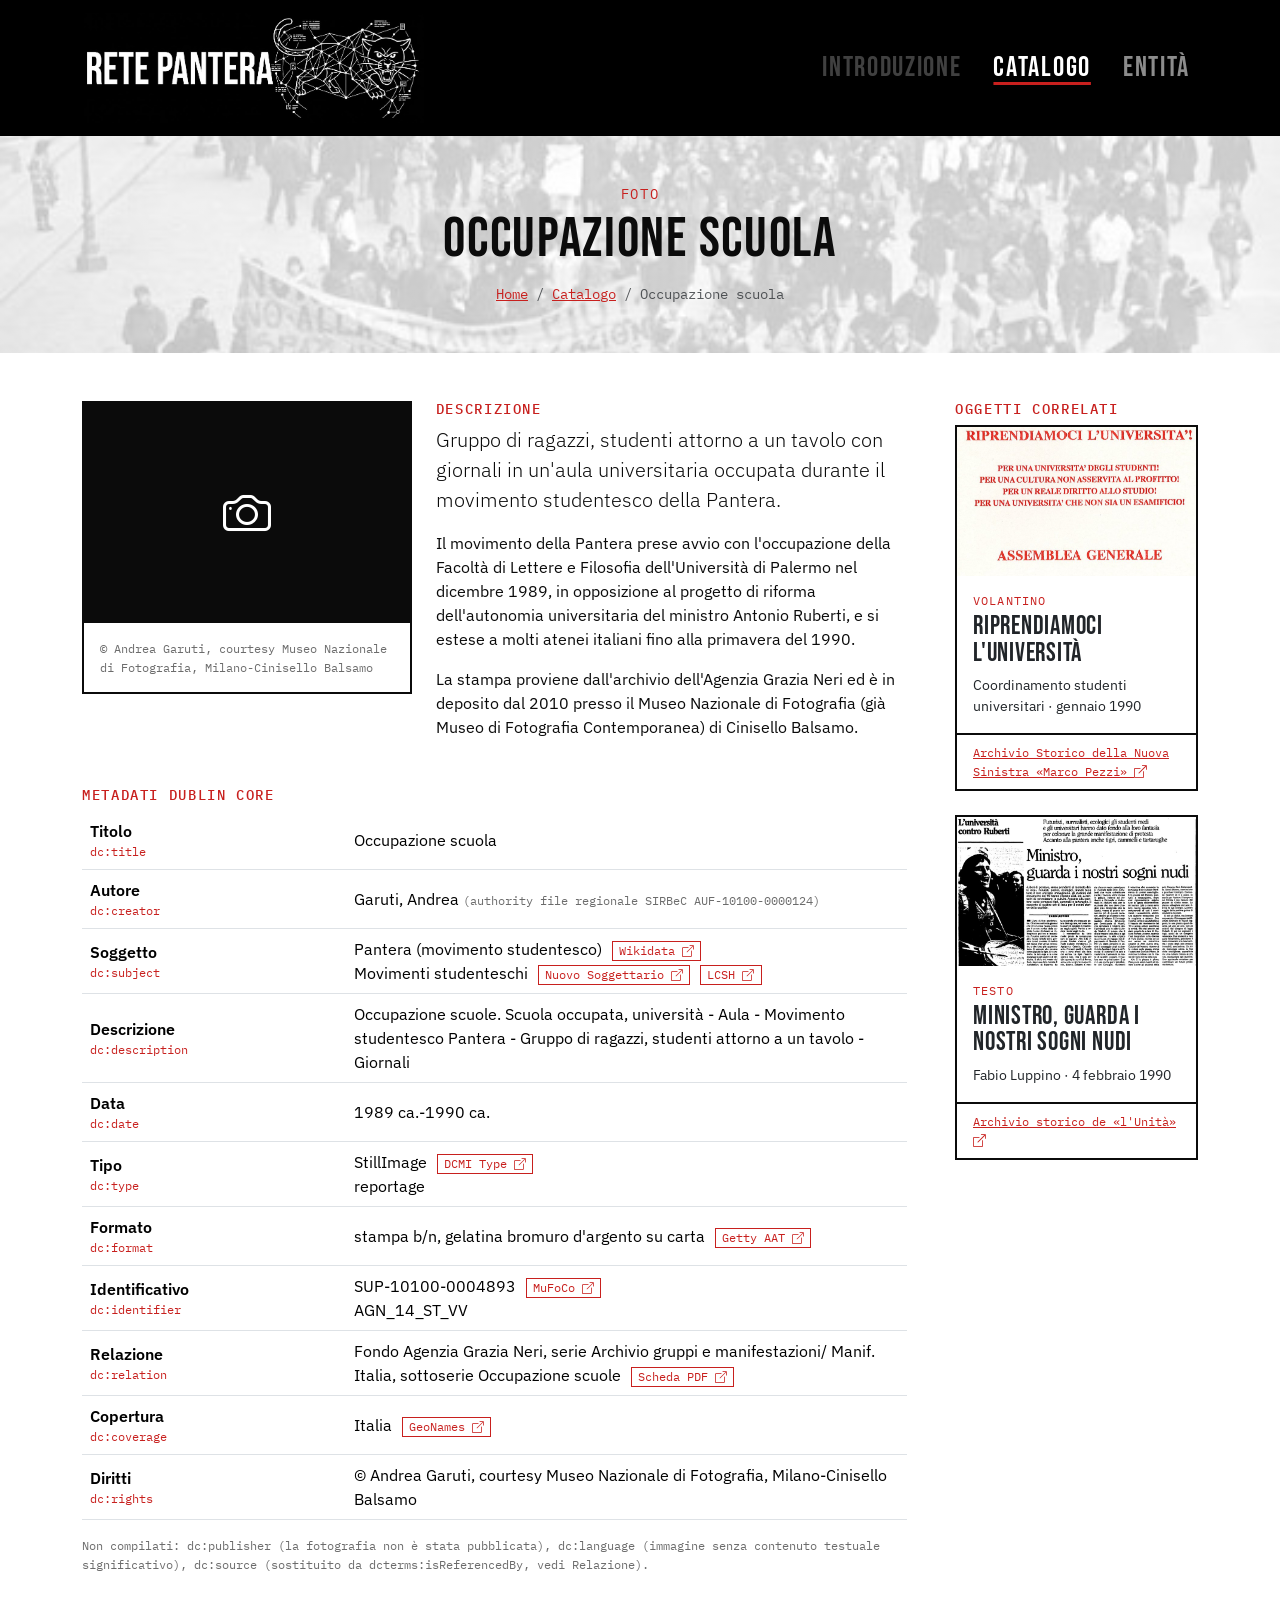
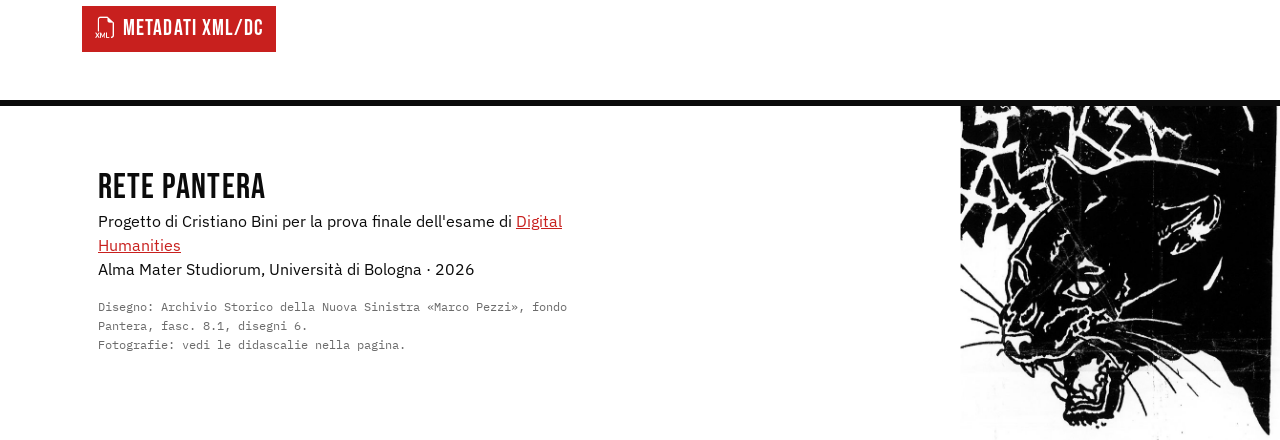
<file: Rete-pantera-DH/item-occupazione-scuola.html>
<!DOCTYPE html>
<html lang="it">
<head>
  <!-- ===== METADATI DI BASE ===== -->
  <meta charset="utf-8">
  <meta name="viewport" content="width=device-width, initial-scale=1">
  <title>Occupazione scuola · Rete Pantera</title>
  <meta name="description" content="Andrea Garuti, Occupazione scuola, 1989-1990 ca.: fotografia di studenti in un'aula universitaria occupata durante il movimento della Pantera. Scheda e metadati Dublin Core.">

  <!-- ===== METADATI DUBLIN CORE DELL'OGGETTO =====
       Gli stessi valori della tabella nel corpo della pagina e del file xml/dc_occupazione-scuola.xml.
       Doc: https://www.dublincore.org/specifications/dublin-core/dc-html/ -->
  <link rel="schema.DC" href="http://purl.org/dc/elements/1.1/">
  <meta name="DC.title" lang="it" content="Occupazione scuola">
  <meta name="DC.creator" content="Garuti, Andrea">
  <meta name="DC.subject" lang="it" content="Pantera (movimento studentesco)">
  <meta name="DC.subject" lang="it" content="Movimenti studenteschi">
  <meta name="DC.date" content="1989 ca.-1990 ca.">
  <meta name="DC.type" content="StillImage">
  <meta name="DC.format" lang="it" content="stampa b/n, gelatina bromuro d'argento su carta">
  <meta name="DC.identifier" content="SUP-10100-0004893">
  <meta name="DC.coverage" lang="it" content="Italia">
  <meta name="DC.rights" lang="it" content="© Andrea Garuti, courtesy Museo Nazionale di Fotografia, Milano-Cinisello Balsamo">

  <!-- ===== CSS ===== Stessi file delle altre pagine. -->
  <link rel="stylesheet" href="https://cdn.jsdelivr.net/npm/bootstrap@5.3.8/dist/css/bootstrap.min.css">
  <link rel="stylesheet" href="https://cdn.jsdelivr.net/npm/bootstrap-icons@1.13.1/font/bootstrap-icons.min.css">
  <link rel="preconnect" href="https://fonts.googleapis.com">
  <link rel="preconnect" href="https://fonts.gstatic.com" crossorigin>
  <link rel="stylesheet" href="https://fonts.googleapis.com/css2?family=Bebas+Neue&family=IBM+Plex+Mono&family=IBM+Plex+Sans:wght@400;600&display=swap">
  <link rel="stylesheet" href="css/style.css">
</head>

<body>

  <!-- ===== HEADER / NAVBAR =====
       .sticky-top sull'header: la barra resta in alto durante lo scorrimento.
       .navbar-expand-lg: menu orizzontale da 992px in su; sotto diventa un pulsante "hamburger"
       che apre il menu grazie al componente Collapse (data-bs-toggle / data-bs-target).
       data-bs-theme="dark": colori del testo pensati per lo sfondo nero.
       .ms-auto: margine sinistro automatico, spinge le voci a destra.
       Doc navbar: https://getbootstrap.com/docs/5.3/components/navbar/
       Doc collapse: https://getbootstrap.com/docs/5.3/components/collapse/ -->
  <header class="sticky-top">
    <nav class="navbar navbar-expand-lg bg-black" data-bs-theme="dark" aria-label="Navigazione principale">
      <div class="container">
        <a class="navbar-brand" href="index.html">
          <img src="img/logo.jpg" alt="Rete Pantera, torna alla home" class="logo">
        </a>
        <button class="navbar-toggler" type="button" data-bs-toggle="collapse" data-bs-target="#menu"
                aria-controls="menu" aria-expanded="false" aria-label="Apri il menu">
          <span class="navbar-toggler-icon"></span>
        </button>
        <div class="collapse navbar-collapse" id="menu">
          <ul class="navbar-nav ms-auto">
            <!-- Introduzione: segnaposto non cliccabile, pagina da realizzare.
                 .disabled + aria-disabled="true" e nessun href: la voce resta visibile ma spenta.
                 Doc: https://getbootstrap.com/docs/5.3/components/navbar/#nav -->
            <li class="nav-item"><a class="nav-link disabled" aria-disabled="true">Introduzione</a></li>
            <li class="nav-item"><a class="nav-link" href="catalogo.html">Catalogo</a></li>
            <li class="nav-item"><a class="nav-link" href="voci-autorita.html">Entità</a></li>
          </ul>
        </div>
      </div>
    </nav>
  </header>

  <main>

    <!-- ===== NOME DELL'OGGETTO =====
         Stesso stile e stesso sfondo del titolo "Catalogo" (.sfondo-corteo, .titolo-sezione).
         Sotto, il percorso di navigazione con il componente Breadcrumb.
         Doc breadcrumb: https://getbootstrap.com/docs/5.3/components/breadcrumb/ -->
    <section class="sfondo-corteo py-5">
      <div class="container text-center">
        <p class="etichetta mb-2">Foto</p>
        <h1 class="titolo-sezione">Occupazione scuola</h1>
        <nav aria-label="Percorso di navigazione">
          <ol class="breadcrumb justify-content-center mb-0">
            <li class="breadcrumb-item"><a href="index.html">Home</a></li>
            <li class="breadcrumb-item"><a href="catalogo.html">Catalogo</a></li>
            <li class="breadcrumb-item active" aria-current="page">Occupazione scuola</li>
          </ol>
        </nav>
      </div>
    </section>

    <!-- ===== CONTENUTO: SCHEDA (9 colonne) + OGGETTI CORRELATI (3 colonne) =====
         Doc griglia: https://getbootstrap.com/docs/5.3/layout/grid/ -->
    <section class="py-5">
      <div class="container">
        <div class="row g-4 g-lg-5">

          <article class="col-lg-9">

            <!-- IMMAGINE (Card) E DESCRIZIONE
                 L'immagine sta in una Card con la didascalia dei diritti nel card-body.
                 Se l'immagine non si carica, onerror la rimuove e resta l'icona della tipologia.
                 Doc card: https://getbootstrap.com/docs/5.3/components/card/ -->
            <div class="row g-4 align-items-start">
              <div class="col-md-5">
                <div class="card immagine-item">
                  <div class="cornice-item">
                    <i class="bi bi-camera" aria-hidden="true"></i>
                    <img src="https://www.mufocosearch.org/_dati/immagini/piccole/fondi/AGN/sup_10100_0004893.jpg"
                         alt="Gruppo di studenti attorno a un tavolo con dei giornali, in un'aula universitaria occupata"
                         onerror="this.remove()">
                  </div>
                  <div class="card-body">
                    <p class="didascalia mb-0">© Andrea Garuti, courtesy Museo Nazionale di Fotografia, Milano-Cinisello Balsamo</p>
                  </div>
                </div>
              </div>
              <div class="col-md-7">
                <h2 class="etichetta">Descrizione</h2>
                <p class="lead">Gruppo di ragazzi, studenti attorno a un tavolo con giornali in un'aula universitaria occupata durante il movimento studentesco della Pantera.</p>
                <p>Il movimento della Pantera prese avvio con l'occupazione della Facoltà di Lettere e Filosofia dell'Università di Palermo nel dicembre 1989, in opposizione al progetto di riforma dell'autonomia universitaria del ministro Antonio Ruberti, e si estese a molti atenei italiani fino alla primavera del 1990.</p>
                <p class="mb-0">La stampa proviene dall'archivio dell'Agenzia Grazia Neri ed è in deposito dal 2010 presso il Museo Nazionale di Fotografia (già Museo di Fotografia Contemporanea) di Cinisello Balsamo.</p>
              </div>
            </div>

            <!-- TABELLA DEI METADATI DUBLIN CORE
                 Solo i 15 elementi dc: (quelli compilati nel file XML). Le etichette rosse
                 rimandano ai record di autorità indicati nel file con gli elementi dcterms:.
                 Doc tabelle: https://getbootstrap.com/docs/5.3/content/tables/ -->
            <h2 class="etichetta mt-5">Metadati Dublin Core</h2>
            <div class="table-responsive">
              <table class="table tabella-metadati align-middle">
                <tbody>
                  <tr>
                    <th scope="row">Titolo<span class="elemento-dc">dc:title</span></th>
                    <td>Occupazione scuola</td>
                  </tr>
                  <tr>
                    <th scope="row">Autore<span class="elemento-dc">dc:creator</span></th>
                    <td>Garuti, Andrea <span class="didascalia">(authority file regionale SIRBeC AUF-10100-0000124)</span></td>
                  </tr>
                  <tr>
                    <th scope="row">Soggetto<span class="elemento-dc">dc:subject</span></th>
                    <td>
                      Pantera (movimento studentesco)
                      <a class="link-autorita" href="http://www.wikidata.org/entity/Q3893439" target="_blank" rel="noopener">Wikidata <i class="bi bi-box-arrow-up-right" aria-hidden="true"></i></a><br>
                      Movimenti studenteschi
                      <a class="link-autorita" href="https://thes.bncf.firenze.sbn.it/termine.php?id=16239" target="_blank" rel="noopener">Nuovo Soggettario <i class="bi bi-box-arrow-up-right" aria-hidden="true"></i></a>
                      <a class="link-autorita" href="http://id.loc.gov/authorities/subjects/sh85129276" target="_blank" rel="noopener">LCSH <i class="bi bi-box-arrow-up-right" aria-hidden="true"></i></a>
                    </td>
                  </tr>
                  <tr>
                    <th scope="row">Descrizione<span class="elemento-dc">dc:description</span></th>
                    <td>Occupazione scuole. Scuola occupata, università - Aula - Movimento studentesco Pantera - Gruppo di ragazzi, studenti attorno a un tavolo - Giornali</td>
                  </tr>
                  <tr>
                    <th scope="row">Data<span class="elemento-dc">dc:date</span></th>
                    <td>1989 ca.-1990 ca.</td>
                  </tr>
                  <tr>
                    <th scope="row">Tipo<span class="elemento-dc">dc:type</span></th>
                    <td>
                      StillImage
                      <a class="link-autorita" href="http://purl.org/dc/dcmitype/StillImage" target="_blank" rel="noopener">DCMI Type <i class="bi bi-box-arrow-up-right" aria-hidden="true"></i></a><br>
                      reportage
                    </td>
                  </tr>
                  <tr>
                    <th scope="row">Formato<span class="elemento-dc">dc:format</span></th>
                    <td>
                      stampa b/n, gelatina bromuro d'argento su carta
                      <a class="link-autorita" href="http://vocab.getty.edu/page/aat/300128695" target="_blank" rel="noopener">Getty AAT <i class="bi bi-box-arrow-up-right" aria-hidden="true"></i></a>
                    </td>
                  </tr>
                  <tr>
                    <th scope="row">Identificativo<span class="elemento-dc">dc:identifier</span></th>
                    <td>
                      SUP-10100-0004893
                      <a class="link-autorita" href="https://www.mufocosearch.org/schedafotografia/SUP-10100-0004893?context=photoBySearch&amp;position=1" target="_blank" rel="noopener">MuFoCo <i class="bi bi-box-arrow-up-right" aria-hidden="true"></i></a><br>
                      AGN_14_ST_VV
                    </td>
                  </tr>
                  <tr>
                    <th scope="row">Relazione<span class="elemento-dc">dc:relation</span></th>
                    <td>
                      Fondo Agenzia Grazia Neri, serie Archivio gruppi e manifestazioni/ Manif. Italia, sottoserie Occupazione scuole
                      <a class="link-autorita" href="https://www.mufocosearch.org/schedafotografiapdf/SUP-10100-0004893" target="_blank" rel="noopener">Scheda PDF <i class="bi bi-box-arrow-up-right" aria-hidden="true"></i></a>
                    </td>
                  </tr>
                  <tr>
                    <th scope="row">Copertura<span class="elemento-dc">dc:coverage</span></th>
                    <td>
                      Italia
                      <a class="link-autorita" href="https://www.geonames.org/3175395/italian-republic.html" target="_blank" rel="noopener">GeoNames <i class="bi bi-box-arrow-up-right" aria-hidden="true"></i></a>
                    </td>
                  </tr>
                  <tr>
                    <th scope="row">Diritti<span class="elemento-dc">dc:rights</span></th>
                    <td>© Andrea Garuti, courtesy Museo Nazionale di Fotografia, Milano-Cinisello Balsamo</td>
                  </tr>
                </tbody>
              </table>
            </div>
            <p class="didascalia">Non compilati: dc:publisher (la fotografia non è stata pubblicata), dc:language (immagine senza contenuto testuale significativo), dc:source (sostituito da dcterms:isReferencedBy, vedi Relazione).</p>

            <!-- PULSANTE VERSO IL FILE XML/DC: si apre in una nuova scheda del browser -->
            <a href="xml/dc_occupazione-scuola.xml" class="btn btn-pantera mt-3" target="_blank" rel="noopener">
              <i class="bi bi-filetype-xml" aria-hidden="true"></i> Metadati XML/DC
            </a>
          </article>

          <!-- ===== OGGETTI CORRELATI =====
               Stesse card del catalogo. La card dell'articolo porta alla sua pagina item;
               il volantino non ha ancora una pagina, quindi è cliccabile solo il nome dell'istituzione. -->
          <aside class="col-lg-3">
            <h2 class="etichetta">Oggetti correlati</h2>
            <div class="row row-cols-1 row-cols-sm-2 row-cols-lg-1 g-4">

              <div class="col">
                <article class="card card-oggetto h-100">
                  <div class="anteprima">
                    <i class="bi bi-megaphone" aria-hidden="true"></i>
                    <img src="img/catalogo/riprendiamoci-universita.jpg" alt="Anteprima: Riprendiamoci l'università" loading="lazy">
                  </div>
                  <div class="card-body">
                    <p class="tipo-oggetto mb-1">VOLANTINO</p>
                    <h3 class="card-title">Riprendiamoci l'università</h3>
                    <p class="card-text small mb-0">Coordinamento studenti universitari · gennaio 1990</p>
                  </div>
                  <div class="card-footer">
                    <a href="https://www.iperbole.bologna.it/asnsmp/1990_01_24_Archivio_Pezzi_fondo_Pantera_fascicolo_8_1_centro_stampa_volantini.pdf" target="_blank" rel="noopener" class="link-fonte">Archivio Storico della Nuova Sinistra «Marco Pezzi» <i class="bi bi-box-arrow-up-right" aria-hidden="true"></i></a>
                  </div>
                </article>
              </div>

              <div class="col">
                <article class="card card-oggetto h-100">
                  <div class="anteprima">
                    <i class="bi bi-file-earmark-text" aria-hidden="true"></i>
                    <img src="img/catalogo/ministro-sogni-nudi.jpg" alt="Anteprima: Ministro, guarda i nostri sogni nudi" loading="lazy">
                  </div>
                  <div class="card-body">
                    <p class="tipo-oggetto mb-1">TESTO</p>
                    <h3 class="card-title"><a href="item-ministro-sogni-nudi.html" class="stretched-link">Ministro, guarda i nostri sogni nudi</a></h3>
                    <p class="card-text small mb-0">Fabio Luppino · 4 febbraio 1990</p>
                  </div>
                  <div class="card-footer">
                    <a href="https://archivio.unita.news/browse/1990/02/04" target="_blank" rel="noopener" class="link-fonte">Archivio storico de «l'Unità» <i class="bi bi-box-arrow-up-right" aria-hidden="true"></i></a>
                  </div>
                </article>
              </div>

            </div>
          </aside>

        </div>
      </div>
    </section>

  </main>

  <!-- ===== FOOTER =====
       La testa di pantera è impostata come sfondo in css/style.css (.footer-pantera).
       .col-md-7: i crediti occupano 7 colonne su 12 da 768px in su, lasciando spazio al disegno.
       Doc griglia: https://getbootstrap.com/docs/5.3/layout/grid/
       Doc spaziature (py-5, mb-3…): https://getbootstrap.com/docs/5.3/utilities/spacing/ -->
  <footer class="footer-pantera py-5">
    <div class="container">
      <div class="row">
        <div class="col-md-7">
          <div class="crediti p-3">
            <p class="titolo-footer mb-1">Rete Pantera</p>
            <p class="mb-3">Progetto di Cristiano Bini per la prova finale dell'esame di
              <!-- DA COMPLETARE: indirizzo della pagina del corso -->
              <a href="#">Digital Humanities</a><br>
              Alma Mater Studiorum, Università di Bologna · 2026</p>
            <ul class="list-unstyled didascalia mb-0">
              <li>Disegno: Archivio Storico della Nuova Sinistra «Marco Pezzi», fondo Pantera, fasc. 8.1, disegni 6.</li>
              <li>Fotografie: vedi le didascalie nella pagina.</li>
            </ul>
          </div>
        </div>
      </div>
    </div>
  </footer>

  <!-- ===== JAVASCRIPT =====
       Bootstrap (menu Collapse) e lo script comune: evidenzia "Catalogo" nel menu. -->
  <script src="https://cdn.jsdelivr.net/npm/bootstrap@5.3.8/dist/js/bootstrap.bundle.min.js"></script>
  <script src="js/script.js"></script>
</body>
</html>
</file>
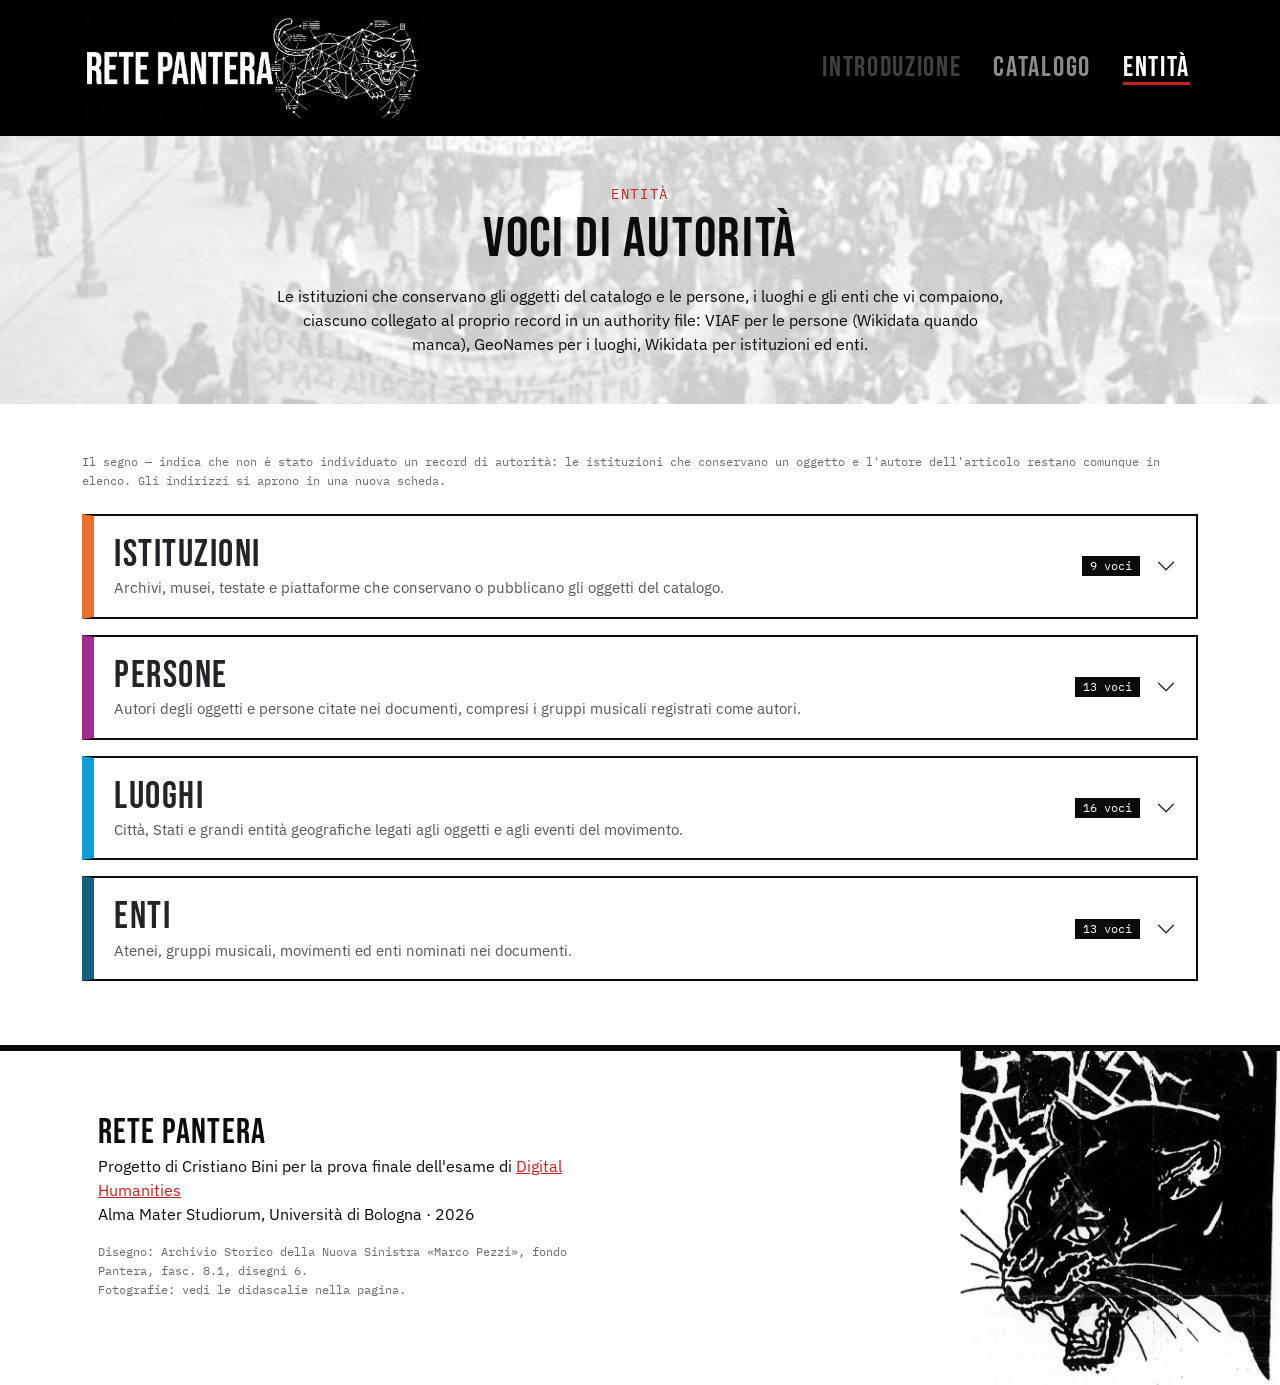
<file: Rete-pantera-DH/voci-autorita.html>
<!DOCTYPE html>
<html lang="it">
<head>
  <!-- ===== METADATI DI BASE =====
       Come nelle altre pagine; i metadati Dublin Core completi sono nella index.
       Doc: https://getbootstrap.com/docs/5.3/getting-started/introduction/#quick-start -->
  <meta charset="utf-8">
  <meta name="viewport" content="width=device-width, initial-scale=1">
  <title>Voci di autorità · Rete Pantera</title>
  <meta name="description" content="Istituzioni, persone, luoghi ed enti degli oggetti di Rete Pantera, riconciliati con le voci di autorità di Wikidata, VIAF e GeoNames.">

  <!-- ===== CSS =====
       Stessi file delle altre pagine: Bootstrap, icone, font e il nostro style.css. -->
  <link rel="stylesheet" href="https://cdn.jsdelivr.net/npm/bootstrap@5.3.8/dist/css/bootstrap.min.css">
  <link rel="stylesheet" href="https://cdn.jsdelivr.net/npm/bootstrap-icons@1.13.1/font/bootstrap-icons.min.css">
  <link rel="preconnect" href="https://fonts.googleapis.com">
  <link rel="preconnect" href="https://fonts.gstatic.com" crossorigin>
  <link rel="stylesheet" href="https://fonts.googleapis.com/css2?family=Bebas+Neue&family=IBM+Plex+Mono&family=IBM+Plex+Sans:wght@400;600&display=swap">
  <link rel="stylesheet" href="css/style.css">
</head>

<body>

  <!-- ===== HEADER / NAVBAR =====
       .sticky-top sull'header: la barra resta in alto durante lo scorrimento.
       .navbar-expand-lg: menu orizzontale da 992px in su; sotto diventa un pulsante "hamburger"
       che apre il menu grazie al componente Collapse (data-bs-toggle / data-bs-target).
       data-bs-theme="dark": colori del testo pensati per lo sfondo nero.
       .ms-auto: margine sinistro automatico, spinge le voci a destra.
       Doc navbar: https://getbootstrap.com/docs/5.3/components/navbar/
       Doc collapse: https://getbootstrap.com/docs/5.3/components/collapse/ -->
  <header class="sticky-top">
    <nav class="navbar navbar-expand-lg bg-black" data-bs-theme="dark" aria-label="Navigazione principale">
      <div class="container">
        <a class="navbar-brand" href="index.html">
          <img src="img/logo.jpg" alt="Rete Pantera, torna alla home" class="logo">
        </a>
        <button class="navbar-toggler" type="button" data-bs-toggle="collapse" data-bs-target="#menu"
                aria-controls="menu" aria-expanded="false" aria-label="Apri il menu">
          <span class="navbar-toggler-icon"></span>
        </button>
        <div class="collapse navbar-collapse" id="menu">
          <ul class="navbar-nav ms-auto">
            <!-- Introduzione: segnaposto non cliccabile, pagina da realizzare.
                 .disabled + aria-disabled="true" e nessun href: la voce resta visibile ma spenta.
                 Doc: https://getbootstrap.com/docs/5.3/components/navbar/#nav -->
            <li class="nav-item"><a class="nav-link disabled" aria-disabled="true">Introduzione</a></li>
            <li class="nav-item"><a class="nav-link" href="catalogo.html">Catalogo</a></li>
            <li class="nav-item"><a class="nav-link" href="voci-autorita.html">Entità</a></li>
          </ul>
        </div>
      </div>
    </nav>
  </header>

  <main>

    <!-- ===== TITOLO E INTRODUZIONE =====
         Stesso stile e stesso sfondo del titolo "Catalogo" (.sfondo-corteo, .titolo-sezione).
         .col-lg-8 .mx-auto: il testo occupa 8 colonne su 12, centrato, per righe di lettura comode.
         Doc griglia: https://getbootstrap.com/docs/5.3/layout/grid/ -->
    <section class="sfondo-corteo py-5">
      <div class="container text-center">
        <p class="etichetta mb-2">Entità</p>
        <h1 class="titolo-sezione">Voci di autorità</h1>
        <div class="row">
          <p class="col-lg-8 mx-auto mb-0">Le istituzioni che conservano gli oggetti del catalogo e le persone, i luoghi e gli enti che vi compaiono, ciascuno collegato al proprio record in un authority file: VIAF per le persone (Wikidata quando manca), GeoNames per i luoghi, Wikidata per istituzioni ed enti.</p>
        </div>
      </div>
    </section>

    <!-- ===== LE QUATTRO FASCE (componente Accordion) =====
         Ogni fascia corrisponde a una colonna del foglio di riconciliazione e si apre
         con un clic, mostrando la tabella delle voci.
         - .accordion-item = una fascia; .accordion-button = la barra cliccabile;
           .accordion-collapse = il contenuto che si apre e si chiude (componente Collapse);
         - data-bs-target collega la barra al suo contenuto tramite l'id;
         - la classe .collapsed sulla barra e l'assenza di .show sul contenuto: all'apertura
           della pagina tutte le fasce sono chiuse;
         - non c'è data-bs-parent sui contenuti: si possono tenere aperte più fasce insieme
           (variante "Always open" della documentazione).
         Le classi .fascia-istituzioni, .fascia-persone ecc. danno a ogni fascia il colore
         della tabella corrispondente nel file Excel (vedi style.css, sezione 11).
         Doc accordion: https://getbootstrap.com/docs/5.3/components/accordion/
         Doc "always open": https://getbootstrap.com/docs/5.3/components/accordion/#always-open -->
    <section class="py-5">
      <div class="container">

        <p class="didascalia mb-4">Il segno — indica che non è stato individuato un record di autorità: le istituzioni che conservano un oggetto e l'autore dell'articolo restano comunque in elenco. Gli indirizzi si aprono in una nuova scheda.</p>

        <div class="accordion accordion-autorita" id="voci-autorita">

          <!-- FASCIA "ISTITUZIONI" (9 voci) -->
          <div class="accordion-item fascia-istituzioni">
            <h2 class="accordion-header">
              <button class="accordion-button collapsed" type="button" data-bs-toggle="collapse"
                      data-bs-target="#voci-istituzioni" aria-expanded="false" aria-controls="voci-istituzioni">
                <span class="testo-fascia">
                  <span class="titolo-fascia">Istituzioni</span>
                  <span class="descrizione-fascia">Archivi, musei, testate e piattaforme che conservano o pubblicano gli oggetti del catalogo.</span>
                </span>
                <span class="badge conteggio-fascia ms-auto">9 voci</span>
              </button>
            </h2>
            <div id="voci-istituzioni" class="accordion-collapse collapse">
              <div class="accordion-body">
                <!-- Tabella delle voci (Table di Bootstrap). Sugli smartphone:
                     - .d-none .d-sm-table-cell nasconde la colonna "Authority file" sotto i 576px
                       (la fonte si legge comunque nell'URI);
                     - <wbr> negli indirizzi indica dove possono andare a capo (dopo le barre);
                     - .table-responsive fa scorrere la tabella dentro la fascia, se serve.
                     Doc tabelle: https://getbootstrap.com/docs/5.3/content/tables/
                     Doc display: https://getbootstrap.com/docs/5.3/utilities/display/ -->
                <div class="table-responsive">
                  <table class="table table-hover align-middle tabella-autorita mb-0">
                    <thead>
                      <tr>
                        <th scope="col">Nome</th>
                        <th scope="col" class="d-none d-sm-table-cell">Authority file</th>
                        <th scope="col">URI</th>
                      </tr>
                    </thead>
                    <tbody>
                      <tr>
                        <td>l'Unità</td>
                        <td class="fonte-autorita d-none d-sm-table-cell">Wikidata</td>
                        <td class="text-break"><a href="http://www.wikidata.org/entity/Q1051163" target="_blank" rel="noopener">http://<wbr>www.wikidata.org/<wbr>entity/<wbr>Q1051163 <i class="bi bi-box-arrow-up-right" aria-hidden="true"></i></a></td>
                      </tr>
                      <tr>
                        <td>MusicBrainz</td>
                        <td class="fonte-autorita d-none d-sm-table-cell">Wikidata</td>
                        <td class="text-break"><a href="http://www.wikidata.org/entity/Q14005" target="_blank" rel="noopener">http://<wbr>www.wikidata.org/<wbr>entity/<wbr>Q14005 <i class="bi bi-box-arrow-up-right" aria-hidden="true"></i></a></td>
                      </tr>
                      <tr>
                        <td>Normattiva, Presidenza del Consiglio dei Ministri</td>
                        <td class="fonte-autorita d-none d-sm-table-cell">Wikidata</td>
                        <td class="text-break"><a href="http://www.wikidata.org/entity/Q21192632" target="_blank" rel="noopener">http://<wbr>www.wikidata.org/<wbr>entity/<wbr>Q21192632 <i class="bi bi-box-arrow-up-right" aria-hidden="true"></i></a></td>
                      </tr>
                      <tr>
                        <td>Archivio Marco Pezzi, fondo Fabrizio Billi</td>
                        <td class="fonte-autorita d-none d-sm-table-cell">Wikidata</td>
                        <td class="text-break"><a href="http://www.wikidata.org/entity/Q124297154" target="_blank" rel="noopener">http://<wbr>www.wikidata.org/<wbr>entity/<wbr>Q124297154 <i class="bi bi-box-arrow-up-right" aria-hidden="true"></i></a></td>
                      </tr>
                      <tr>
                        <td>Archivio Storico UniBo</td>
                        <td class="fonte-autorita d-none d-sm-table-cell">Wikidata</td>
                        <td class="text-break"><a href="http://www.wikidata.org/entity/Q47457894" target="_blank" rel="noopener">http://<wbr>www.wikidata.org/<wbr>entity/<wbr>Q47457894 <i class="bi bi-box-arrow-up-right" aria-hidden="true"></i></a></td>
                      </tr>
                      <tr>
                        <td>Associazione Pantera 90 Archivio</td>
                        <td class="fonte-autorita d-none d-sm-table-cell">—</td>
                        <td class="text-break"><span class="didascalia">Nessun record di autorità</span></td>
                      </tr>
                      <tr>
                        <td>Archivio Limone Lunare</td>
                        <td class="fonte-autorita d-none d-sm-table-cell">—</td>
                        <td class="text-break"><span class="didascalia">Nessun record di autorità</span></td>
                      </tr>
                      <tr>
                        <td>YouTube</td>
                        <td class="fonte-autorita d-none d-sm-table-cell">Wikidata</td>
                        <td class="text-break"><a href="http://www.wikidata.org/entity/Q866" target="_blank" rel="noopener">http://<wbr>www.wikidata.org/<wbr>entity/<wbr>Q866 <i class="bi bi-box-arrow-up-right" aria-hidden="true"></i></a></td>
                      </tr>
                      <tr>
                        <td>Museo Nazionale di Fotografia, fondo Agenzia Grazia Neri</td>
                        <td class="fonte-autorita d-none d-sm-table-cell">Wikidata</td>
                        <td class="text-break"><a href="http://www.wikidata.org/entity/Q3868213" target="_blank" rel="noopener">http://<wbr>www.wikidata.org/<wbr>entity/<wbr>Q3868213 <i class="bi bi-box-arrow-up-right" aria-hidden="true"></i></a></td>
                      </tr>
                    </tbody>
                  </table>
                </div>
              </div>
            </div>
          </div>

          <!-- FASCIA "PERSONE" (13 voci) -->
          <div class="accordion-item fascia-persone">
            <h2 class="accordion-header">
              <button class="accordion-button collapsed" type="button" data-bs-toggle="collapse"
                      data-bs-target="#voci-persone" aria-expanded="false" aria-controls="voci-persone">
                <span class="testo-fascia">
                  <span class="titolo-fascia">Persone</span>
                  <span class="descrizione-fascia">Autori degli oggetti e persone citate nei documenti, compresi i gruppi musicali registrati come autori.</span>
                </span>
                <span class="badge conteggio-fascia ms-auto">13 voci</span>
              </button>
            </h2>
            <div id="voci-persone" class="accordion-collapse collapse">
              <div class="accordion-body">
                <!-- Tabella delle voci (Table di Bootstrap). Sugli smartphone:
                     - .d-none .d-sm-table-cell nasconde la colonna "Authority file" sotto i 576px
                       (la fonte si legge comunque nell'URI);
                     - <wbr> negli indirizzi indica dove possono andare a capo (dopo le barre);
                     - .table-responsive fa scorrere la tabella dentro la fascia, se serve.
                     Doc tabelle: https://getbootstrap.com/docs/5.3/content/tables/
                     Doc display: https://getbootstrap.com/docs/5.3/utilities/display/ -->
                <div class="table-responsive">
                  <table class="table table-hover align-middle tabella-autorita mb-0">
                    <thead>
                      <tr>
                        <th scope="col">Nome</th>
                        <th scope="col" class="d-none d-sm-table-cell">Authority file</th>
                        <th scope="col">URI</th>
                      </tr>
                    </thead>
                    <tbody>
                      <tr>
                        <td>Garuti, Andrea</td>
                        <td class="fonte-autorita d-none d-sm-table-cell">VIAF</td>
                        <td class="text-break"><a href="http://viaf.org/viaf/34227932" target="_blank" rel="noopener">http://<wbr>viaf.org/<wbr>viaf/<wbr>34227932 <i class="bi bi-box-arrow-up-right" aria-hidden="true"></i></a></td>
                      </tr>
                      <tr>
                        <td>Billi, Fabrizio</td>
                        <td class="fonte-autorita d-none d-sm-table-cell">VIAF</td>
                        <td class="text-break"><a href="http://viaf.org/viaf/234950636" target="_blank" rel="noopener">http://<wbr>viaf.org/<wbr>viaf/<wbr>234950636 <i class="bi bi-box-arrow-up-right" aria-hidden="true"></i></a></td>
                      </tr>
                      <tr>
                        <td>Piccola Orchestra Avion Travel</td>
                        <td class="fonte-autorita d-none d-sm-table-cell">VIAF</td>
                        <td class="text-break"><a href="http://viaf.org/viaf/139794354" target="_blank" rel="noopener">http://<wbr>viaf.org/<wbr>viaf/<wbr>139794354 <i class="bi bi-box-arrow-up-right" aria-hidden="true"></i></a></td>
                      </tr>
                      <tr>
                        <td>Ciaramella, Mimì</td>
                        <td class="fonte-autorita d-none d-sm-table-cell">Wikidata</td>
                        <td class="text-break"><a href="http://www.wikidata.org/entity/Q3858239" target="_blank" rel="noopener">http://<wbr>www.wikidata.org/<wbr>entity/<wbr>Q3858239 <i class="bi bi-box-arrow-up-right" aria-hidden="true"></i></a></td>
                      </tr>
                      <tr>
                        <td>Manali, Sara</td>
                        <td class="fonte-autorita d-none d-sm-table-cell">Wikidata</td>
                        <td class="text-break"><a href="http://www.wikidata.org/entity/Q125503749" target="_blank" rel="noopener">http://<wbr>www.wikidata.org/<wbr>entity/<wbr>Q125503749 <i class="bi bi-box-arrow-up-right" aria-hidden="true"></i></a></td>
                      </tr>
                      <tr>
                        <td>Luppino, Fabio</td>
                        <td class="fonte-autorita d-none d-sm-table-cell">—</td>
                        <td class="text-break"><span class="didascalia">Nessun record di autorità</span></td>
                      </tr>
                      <tr>
                        <td>Onda Rossa Posse</td>
                        <td class="fonte-autorita d-none d-sm-table-cell">Wikidata</td>
                        <td class="text-break"><a href="http://www.wikidata.org/entity/Q3882421" target="_blank" rel="noopener">http://<wbr>www.wikidata.org/<wbr>entity/<wbr>Q3882421 <i class="bi bi-box-arrow-up-right" aria-hidden="true"></i></a></td>
                      </tr>
                      <tr>
                        <td>Baudelaire, Charles</td>
                        <td class="fonte-autorita d-none d-sm-table-cell">VIAF</td>
                        <td class="text-break"><a href="http://viaf.org/viaf/17218730" target="_blank" rel="noopener">http://<wbr>viaf.org/<wbr>viaf/<wbr>17218730 <i class="bi bi-box-arrow-up-right" aria-hidden="true"></i></a></td>
                      </tr>
                      <tr>
                        <td>Warhol, Andy</td>
                        <td class="fonte-autorita d-none d-sm-table-cell">VIAF</td>
                        <td class="text-break"><a href="http://viaf.org/viaf/56617645" target="_blank" rel="noopener">http://<wbr>viaf.org/<wbr>viaf/<wbr>56617645 <i class="bi bi-box-arrow-up-right" aria-hidden="true"></i></a></td>
                      </tr>
                      <tr>
                        <td>Ruberti, Antonio</td>
                        <td class="fonte-autorita d-none d-sm-table-cell">VIAF</td>
                        <td class="text-break"><a href="http://viaf.org/viaf/76367545" target="_blank" rel="noopener">http://<wbr>viaf.org/<wbr>viaf/<wbr>76367545 <i class="bi bi-box-arrow-up-right" aria-hidden="true"></i></a></td>
                      </tr>
                      <tr>
                        <td>Andreotti, Giulio</td>
                        <td class="fonte-autorita d-none d-sm-table-cell">VIAF</td>
                        <td class="text-break"><a href="http://viaf.org/viaf/109833019" target="_blank" rel="noopener">http://<wbr>viaf.org/<wbr>viaf/<wbr>109833019 <i class="bi bi-box-arrow-up-right" aria-hidden="true"></i></a></td>
                      </tr>
                      <tr>
                        <td>Mattarella, Sergio</td>
                        <td class="fonte-autorita d-none d-sm-table-cell">VIAF</td>
                        <td class="text-break"><a href="http://viaf.org/viaf/11784089" target="_blank" rel="noopener">http://<wbr>viaf.org/<wbr>viaf/<wbr>11784089 <i class="bi bi-box-arrow-up-right" aria-hidden="true"></i></a></td>
                      </tr>
                      <tr>
                        <td>Ferrara, Giuliano</td>
                        <td class="fonte-autorita d-none d-sm-table-cell">VIAF</td>
                        <td class="text-break"><a href="http://viaf.org/viaf/26181847" target="_blank" rel="noopener">http://<wbr>viaf.org/<wbr>viaf/<wbr>26181847 <i class="bi bi-box-arrow-up-right" aria-hidden="true"></i></a></td>
                      </tr>
                    </tbody>
                  </table>
                </div>
              </div>
            </div>
          </div>

          <!-- FASCIA "LUOGHI" (16 voci) -->
          <div class="accordion-item fascia-luoghi">
            <h2 class="accordion-header">
              <button class="accordion-button collapsed" type="button" data-bs-toggle="collapse"
                      data-bs-target="#voci-luoghi" aria-expanded="false" aria-controls="voci-luoghi">
                <span class="testo-fascia">
                  <span class="titolo-fascia">Luoghi</span>
                  <span class="descrizione-fascia">Città, Stati e grandi entità geografiche legati agli oggetti e agli eventi del movimento.</span>
                </span>
                <span class="badge conteggio-fascia ms-auto">16 voci</span>
              </button>
            </h2>
            <div id="voci-luoghi" class="accordion-collapse collapse">
              <div class="accordion-body">
                <!-- Tabella delle voci (Table di Bootstrap). Sugli smartphone:
                     - .d-none .d-sm-table-cell nasconde la colonna "Authority file" sotto i 576px
                       (la fonte si legge comunque nell'URI);
                     - <wbr> negli indirizzi indica dove possono andare a capo (dopo le barre);
                     - .table-responsive fa scorrere la tabella dentro la fascia, se serve.
                     Doc tabelle: https://getbootstrap.com/docs/5.3/content/tables/
                     Doc display: https://getbootstrap.com/docs/5.3/utilities/display/ -->
                <div class="table-responsive">
                  <table class="table table-hover align-middle tabella-autorita mb-0">
                    <thead>
                      <tr>
                        <th scope="col">Nome</th>
                        <th scope="col" class="d-none d-sm-table-cell">Authority file</th>
                        <th scope="col">URI</th>
                      </tr>
                    </thead>
                    <tbody>
                      <tr>
                        <td>Bologna</td>
                        <td class="fonte-autorita d-none d-sm-table-cell">GeoNames</td>
                        <td class="text-break"><a href="https://www.geonames.org/3181928" target="_blank" rel="noopener">https://<wbr>www.geonames.org/<wbr>3181928 <i class="bi bi-box-arrow-up-right" aria-hidden="true"></i></a></td>
                      </tr>
                      <tr>
                        <td>Italia</td>
                        <td class="fonte-autorita d-none d-sm-table-cell">GeoNames</td>
                        <td class="text-break"><a href="https://www.geonames.org/3175395" target="_blank" rel="noopener">https://<wbr>www.geonames.org/<wbr>3175395 <i class="bi bi-box-arrow-up-right" aria-hidden="true"></i></a></td>
                      </tr>
                      <tr>
                        <td>Cinisello Balsamo</td>
                        <td class="fonte-autorita d-none d-sm-table-cell">GeoNames</td>
                        <td class="text-break"><a href="https://www.geonames.org/3178671" target="_blank" rel="noopener">https://<wbr>www.geonames.org/<wbr>3178671 <i class="bi bi-box-arrow-up-right" aria-hidden="true"></i></a></td>
                      </tr>
                      <tr>
                        <td>Roma</td>
                        <td class="fonte-autorita d-none d-sm-table-cell">GeoNames</td>
                        <td class="text-break"><a href="https://www.geonames.org/3169070" target="_blank" rel="noopener">https://<wbr>www.geonames.org/<wbr>3169070 <i class="bi bi-box-arrow-up-right" aria-hidden="true"></i></a></td>
                      </tr>
                      <tr>
                        <td>Stretto di Messina</td>
                        <td class="fonte-autorita d-none d-sm-table-cell">GeoNames</td>
                        <td class="text-break"><a href="https://www.geonames.org/2524168" target="_blank" rel="noopener">https://<wbr>www.geonames.org/<wbr>2524168 <i class="bi bi-box-arrow-up-right" aria-hidden="true"></i></a></td>
                      </tr>
                      <tr>
                        <td>Napoli</td>
                        <td class="fonte-autorita d-none d-sm-table-cell">GeoNames</td>
                        <td class="text-break"><a href="https://www.geonames.org/3172394" target="_blank" rel="noopener">https://<wbr>www.geonames.org/<wbr>3172394 <i class="bi bi-box-arrow-up-right" aria-hidden="true"></i></a></td>
                      </tr>
                      <tr>
                        <td>Palermo</td>
                        <td class="fonte-autorita d-none d-sm-table-cell">GeoNames</td>
                        <td class="text-break"><a href="https://www.geonames.org/2523920" target="_blank" rel="noopener">https://<wbr>www.geonames.org/<wbr>2523920 <i class="bi bi-box-arrow-up-right" aria-hidden="true"></i></a></td>
                      </tr>
                      <tr>
                        <td>Venezia</td>
                        <td class="fonte-autorita d-none d-sm-table-cell">GeoNames</td>
                        <td class="text-break"><a href="https://www.geonames.org/3164603" target="_blank" rel="noopener">https://<wbr>www.geonames.org/<wbr>3164603 <i class="bi bi-box-arrow-up-right" aria-hidden="true"></i></a></td>
                      </tr>
                      <tr>
                        <td>Milano</td>
                        <td class="fonte-autorita d-none d-sm-table-cell">GeoNames</td>
                        <td class="text-break"><a href="https://www.geonames.org/3173435" target="_blank" rel="noopener">https://<wbr>www.geonames.org/<wbr>3173435 <i class="bi bi-box-arrow-up-right" aria-hidden="true"></i></a></td>
                      </tr>
                      <tr>
                        <td>Firenze</td>
                        <td class="fonte-autorita d-none d-sm-table-cell">GeoNames</td>
                        <td class="text-break"><a href="https://www.geonames.org/3176959" target="_blank" rel="noopener">https://<wbr>www.geonames.org/<wbr>3176959 <i class="bi bi-box-arrow-up-right" aria-hidden="true"></i></a></td>
                      </tr>
                      <tr>
                        <td>Pisa</td>
                        <td class="fonte-autorita d-none d-sm-table-cell">GeoNames</td>
                        <td class="text-break"><a href="https://www.geonames.org/3170647" target="_blank" rel="noopener">https://<wbr>www.geonames.org/<wbr>3170647 <i class="bi bi-box-arrow-up-right" aria-hidden="true"></i></a></td>
                      </tr>
                      <tr>
                        <td>Catania</td>
                        <td class="fonte-autorita d-none d-sm-table-cell">GeoNames</td>
                        <td class="text-break"><a href="https://www.geonames.org/2525068" target="_blank" rel="noopener">https://<wbr>www.geonames.org/<wbr>2525068 <i class="bi bi-box-arrow-up-right" aria-hidden="true"></i></a></td>
                      </tr>
                      <tr>
                        <td>Agrigento</td>
                        <td class="fonte-autorita d-none d-sm-table-cell">GeoNames</td>
                        <td class="text-break"><a href="https://www.geonames.org/2525764" target="_blank" rel="noopener">https://<wbr>www.geonames.org/<wbr>2525764 <i class="bi bi-box-arrow-up-right" aria-hidden="true"></i></a></td>
                      </tr>
                      <tr>
                        <td>Caltanissetta</td>
                        <td class="fonte-autorita d-none d-sm-table-cell">GeoNames</td>
                        <td class="text-break"><a href="https://www.geonames.org/2525448" target="_blank" rel="noopener">https://<wbr>www.geonames.org/<wbr>2525448 <i class="bi bi-box-arrow-up-right" aria-hidden="true"></i></a></td>
                      </tr>
                      <tr>
                        <td>Bari</td>
                        <td class="fonte-autorita d-none d-sm-table-cell">GeoNames</td>
                        <td class="text-break"><a href="https://www.geonames.org/3182351" target="_blank" rel="noopener">https://<wbr>www.geonames.org/<wbr>3182351 <i class="bi bi-box-arrow-up-right" aria-hidden="true"></i></a></td>
                      </tr>
                      <tr>
                        <td>Ascoli Piceno</td>
                        <td class="fonte-autorita d-none d-sm-table-cell">GeoNames</td>
                        <td class="text-break"><a href="https://www.geonames.org/3182749" target="_blank" rel="noopener">https://<wbr>www.geonames.org/<wbr>3182749 <i class="bi bi-box-arrow-up-right" aria-hidden="true"></i></a></td>
                      </tr>
                    </tbody>
                  </table>
                </div>
              </div>
            </div>
          </div>

          <!-- FASCIA "ENTI" (13 voci) -->
          <div class="accordion-item fascia-enti">
            <h2 class="accordion-header">
              <button class="accordion-button collapsed" type="button" data-bs-toggle="collapse"
                      data-bs-target="#voci-enti" aria-expanded="false" aria-controls="voci-enti">
                <span class="testo-fascia">
                  <span class="titolo-fascia">Enti</span>
                  <span class="descrizione-fascia">Atenei, gruppi musicali, movimenti ed enti nominati nei documenti.</span>
                </span>
                <span class="badge conteggio-fascia ms-auto">13 voci</span>
              </button>
            </h2>
            <div id="voci-enti" class="accordion-collapse collapse">
              <div class="accordion-body">
                <!-- Tabella delle voci (Table di Bootstrap). Sugli smartphone:
                     - .d-none .d-sm-table-cell nasconde la colonna "Authority file" sotto i 576px
                       (la fonte si legge comunque nell'URI);
                     - <wbr> negli indirizzi indica dove possono andare a capo (dopo le barre);
                     - .table-responsive fa scorrere la tabella dentro la fascia, se serve.
                     Doc tabelle: https://getbootstrap.com/docs/5.3/content/tables/
                     Doc display: https://getbootstrap.com/docs/5.3/utilities/display/ -->
                <div class="table-responsive">
                  <table class="table table-hover align-middle tabella-autorita mb-0">
                    <thead>
                      <tr>
                        <th scope="col">Nome</th>
                        <th scope="col" class="d-none d-sm-table-cell">Authority file</th>
                        <th scope="col">URI</th>
                      </tr>
                    </thead>
                    <tbody>
                      <tr>
                        <td>Università degli Studi di Palermo</td>
                        <td class="fonte-autorita d-none d-sm-table-cell">Wikidata</td>
                        <td class="text-break"><a href="http://www.wikidata.org/entity/Q1641504" target="_blank" rel="noopener">http://<wbr>www.wikidata.org/<wbr>entity/<wbr>Q1641504 <i class="bi bi-box-arrow-up-right" aria-hidden="true"></i></a></td>
                      </tr>
                      <tr>
                        <td>Agenzia Grazia Neri</td>
                        <td class="fonte-autorita d-none d-sm-table-cell">Wikidata</td>
                        <td class="text-break"><a href="http://www.wikidata.org/entity/Q3775992" target="_blank" rel="noopener">http://<wbr>www.wikidata.org/<wbr>entity/<wbr>Q3775992 <i class="bi bi-box-arrow-up-right" aria-hidden="true"></i></a></td>
                      </tr>
                      <tr>
                        <td>Sapienza Università di Roma</td>
                        <td class="fonte-autorita d-none d-sm-table-cell">Wikidata</td>
                        <td class="text-break"><a href="http://www.wikidata.org/entity/Q209344" target="_blank" rel="noopener">http://<wbr>www.wikidata.org/<wbr>entity/<wbr>Q209344 <i class="bi bi-box-arrow-up-right" aria-hidden="true"></i></a></td>
                      </tr>
                      <tr>
                        <td>Università degli Studi di Firenze</td>
                        <td class="fonte-autorita d-none d-sm-table-cell">Wikidata</td>
                        <td class="text-break"><a href="http://www.wikidata.org/entity/Q820887" target="_blank" rel="noopener">http://<wbr>www.wikidata.org/<wbr>entity/<wbr>Q820887 <i class="bi bi-box-arrow-up-right" aria-hidden="true"></i></a></td>
                      </tr>
                      <tr>
                        <td>Istituto Universitario di Architettura di Venezia (IUAV)</td>
                        <td class="fonte-autorita d-none d-sm-table-cell">Wikidata</td>
                        <td class="text-break"><a href="http://www.wikidata.org/entity/Q727492" target="_blank" rel="noopener">http://<wbr>www.wikidata.org/<wbr>entity/<wbr>Q727492 <i class="bi bi-box-arrow-up-right" aria-hidden="true"></i></a></td>
                      </tr>
                      <tr>
                        <td>Università di Pisa</td>
                        <td class="fonte-autorita d-none d-sm-table-cell">Wikidata</td>
                        <td class="text-break"><a href="http://www.wikidata.org/entity/Q645663" target="_blank" rel="noopener">http://<wbr>www.wikidata.org/<wbr>entity/<wbr>Q645663 <i class="bi bi-box-arrow-up-right" aria-hidden="true"></i></a></td>
                      </tr>
                      <tr>
                        <td>TGR, Testata giornalistica regionale Rai (TG3 Toscana)</td>
                        <td class="fonte-autorita d-none d-sm-table-cell">Wikidata</td>
                        <td class="text-break"><a href="http://www.wikidata.org/entity/Q15080513" target="_blank" rel="noopener">http://<wbr>www.wikidata.org/<wbr>entity/<wbr>Q15080513 <i class="bi bi-box-arrow-up-right" aria-hidden="true"></i></a></td>
                      </tr>
                      <tr>
                        <td>Agenzia delle Entrate</td>
                        <td class="fonte-autorita d-none d-sm-table-cell">Wikidata</td>
                        <td class="text-break"><a href="http://www.wikidata.org/entity/Q392949" target="_blank" rel="noopener">http://<wbr>www.wikidata.org/<wbr>entity/<wbr>Q392949 <i class="bi bi-box-arrow-up-right" aria-hidden="true"></i></a></td>
                      </tr>
                      <tr>
                        <td>99 Posse</td>
                        <td class="fonte-autorita d-none d-sm-table-cell">Wikidata</td>
                        <td class="text-break"><a href="http://www.wikidata.org/entity/Q1648202" target="_blank" rel="noopener">http://<wbr>www.wikidata.org/<wbr>entity/<wbr>Q1648202 <i class="bi bi-box-arrow-up-right" aria-hidden="true"></i></a></td>
                      </tr>
                      <tr>
                        <td>Almamegretta</td>
                        <td class="fonte-autorita d-none d-sm-table-cell">Wikidata</td>
                        <td class="text-break"><a href="http://www.wikidata.org/entity/Q2645753" target="_blank" rel="noopener">http://<wbr>www.wikidata.org/<wbr>entity/<wbr>Q2645753 <i class="bi bi-box-arrow-up-right" aria-hidden="true"></i></a></td>
                      </tr>
                      <tr>
                        <td>Assalti Frontali</td>
                        <td class="fonte-autorita d-none d-sm-table-cell">Wikidata</td>
                        <td class="text-break"><a href="http://www.wikidata.org/entity/Q3625365" target="_blank" rel="noopener">http://<wbr>www.wikidata.org/<wbr>entity/<wbr>Q3625365 <i class="bi bi-box-arrow-up-right" aria-hidden="true"></i></a></td>
                      </tr>
                      <tr>
                        <td>Autonomia Operaia</td>
                        <td class="fonte-autorita d-none d-sm-table-cell">Wikidata</td>
                        <td class="text-break"><a href="http://www.wikidata.org/entity/Q6439582" target="_blank" rel="noopener">http://<wbr>www.wikidata.org/<wbr>entity/<wbr>Q6439582 <i class="bi bi-box-arrow-up-right" aria-hidden="true"></i></a></td>
                      </tr>
                      <tr>
                        <td>Istituto Universitario Orientale di Napoli (oggi «L'Orientale»)</td>
                        <td class="fonte-autorita d-none d-sm-table-cell">Wikidata</td>
                        <td class="text-break"><a href="http://www.wikidata.org/entity/Q1632525" target="_blank" rel="noopener">http://<wbr>www.wikidata.org/<wbr>entity/<wbr>Q1632525 <i class="bi bi-box-arrow-up-right" aria-hidden="true"></i></a></td>
                      </tr>
                    </tbody>
                  </table>
                </div>
              </div>
            </div>
          </div>
        </div>
      </div>
    </section>

  </main>

  <!-- ===== FOOTER =====
       La testa di pantera è impostata come sfondo in css/style.css (.footer-pantera).
       .col-md-7: i crediti occupano 7 colonne su 12 da 768px in su, lasciando spazio al disegno.
       Doc griglia: https://getbootstrap.com/docs/5.3/layout/grid/
       Doc spaziature (py-5, mb-3…): https://getbootstrap.com/docs/5.3/utilities/spacing/ -->
  <footer class="footer-pantera py-5">
    <div class="container">
      <div class="row">
        <div class="col-md-7">
          <div class="crediti p-3">
            <p class="titolo-footer mb-1">Rete Pantera</p>
            <p class="mb-3">Progetto di Cristiano Bini per la prova finale dell'esame di
              <!-- DA COMPLETARE: indirizzo della pagina del corso -->
              <a href="#">Digital Humanities</a><br>
              Alma Mater Studiorum, Università di Bologna · 2026</p>
            <ul class="list-unstyled didascalia mb-0">
              <li>Disegno: Archivio Storico della Nuova Sinistra «Marco Pezzi», fondo Pantera, fasc. 8.1, disegni 6.</li>
              <li>Fotografie: vedi le didascalie nella pagina.</li>
            </ul>
          </div>
        </div>
      </div>
    </div>
  </footer>

  <!-- ===== JAVASCRIPT =====
       Il bundle di Bootstrap fa funzionare Collapse (menu e fasce dell'accordion);
       lo script comune evidenzia "Entità" nel menu.
       Doc: https://getbootstrap.com/docs/5.3/getting-started/javascript/ -->
  <script src="https://cdn.jsdelivr.net/npm/bootstrap@5.3.8/dist/js/bootstrap.bundle.min.js"></script>
  <script src="js/script.js"></script>
</body>
</html>
</file>
<file: css/style.css>
:root {
  --rp-nero: #0b0b0b;
  --rp-rosso: #c8201e;          /* il rosso dello striscione */
  --rp-rosso-scuro: #9e1715;
  --rp-carta: #f3f0e8;          /* bianco "carta da volantino" */
  --font-titoli: "Bebas Neue", Impact, sans-serif;
  --font-testo: "IBM Plex Sans", system-ui, sans-serif;
  --font-mono: "IBM Plex Mono", ui-monospace, monospace;
}



body {
  font-family: var(--font-testo);
  color: var(--rp-nero);
}


.titolo-sezione,
.card-title,
.titolo-footer {
  font-family: var(--font-titoli);
  letter-spacing: 0.03em;
}

.titolo-sezione {
  font-size: clamp(2.4rem, 5vw, 3.5rem);   /* si adatta alla larghezza dello schermo */
  line-height: 1;
  margin-bottom: 1rem;
}


.etichetta {
  font-family: var(--font-mono);
  font-size: 0.85rem;
  text-transform: uppercase;
  letter-spacing: 0.12em;
  color: var(--rp-rosso);
}


.didascalia {
  font-family: var(--font-mono);
  font-size: 0.78rem;
  color: #6c6c6c;
}


.btn-pantera {
  --bs-btn-color: #fff;
  --bs-btn-bg: var(--rp-rosso);
  --bs-btn-border-color: var(--rp-rosso);
  --bs-btn-hover-color: #fff;
  --bs-btn-hover-bg: var(--rp-rosso-scuro);
  --bs-btn-hover-border-color: var(--rp-rosso-scuro);
  --bs-btn-active-bg: var(--rp-rosso-scuro);
  --bs-btn-active-border-color: var(--rp-rosso-scuro);
  --bs-btn-disabled-color: #fff;              /* pulsante disattivato (.disabled): */
  --bs-btn-disabled-bg: var(--rp-rosso);      /* stesso rosso, che Bootstrap rende */
  --bs-btn-disabled-border-color: var(--rp-rosso);   /* semitrasparente (opacità 0.65) */
  border-radius: 0;
  font-family: var(--font-titoli);
  font-size: 1.35rem;
  letter-spacing: 0.05em;
}


.logo {
  height: 110px;
  width: auto;
}


@media (max-width: 575.98px) {
  .logo {
    height: 72px;
  }
}

.navbar .nav-link {
  font-family: var(--font-titoli);
  font-size: 1.75rem;
  letter-spacing: 0.06em;
  margin-left: 1rem;
}


.navbar .nav-link:hover,
.navbar .nav-link.active {
  color: #fff;
  text-decoration: underline;
  text-decoration-color: var(--rp-rosso);
  text-decoration-thickness: 3px;
  text-underline-offset: 6px;
}


.hero .figure {
  max-width: 960px;               
}

.hero .didascalia {
  color: #a0a0a0;
}


.sezione-descrizione {
  background-color: var(--rp-carta);
}



.sfondo-corteo {
  background:
    linear-gradient(rgba(255, 255, 255, 0.75), rgba(255, 255, 255, 0.75)),
    url("../img/sfondo-esplora.jpg") center / cover no-repeat;
}


.card-vista,
.card-oggetto {
  border: 2px solid var(--rp-nero);
  border-radius: 0;
  background-color: #fff;
  transition: transform 0.15s, box-shadow 0.15s;
}

.card-vista:hover,
.card-oggetto:hover {
  transform: translate(-3px, -3px);
  box-shadow: 6px 6px 0 var(--rp-rosso);
}

.card-vista .card-title {
  font-size: 2rem;
}

.card-vista .btn {
  border-radius: 0;
}

.icona-vista {
  display: block;
  font-size: 2.5rem;
  color: var(--rp-rosso);
  margin-bottom: 0.5rem;
}



.footer-pantera {
  min-height: 340px;
  background: #fff url("../img/footer-pantera.jpg") right bottom / auto 100% no-repeat;
  border-top: 6px solid var(--rp-nero);
}


.footer-pantera .crediti {
  background-color: rgba(255, 255, 255, 0.88);
  max-width: 34rem;
}

.titolo-footer {
  font-size: 2.2rem;
  line-height: 1;
}

.footer-pantera a {
  color: var(--rp-rosso);
}


/* ---------- 9. PAGINA CATALOGO ---------- */


.ricerca {
  max-width: 640px;
  --bs-border-radius-lg: 50rem;
}

.ricerca .input-group-text,
.ricerca .form-control {
  background-color: #fff;
  border: 2px solid var(--rp-nero);
}

.ricerca .input-group-text {
  border-right: 0;
  color: var(--rp-rosso);
}

.ricerca .form-control {
  border-left: 0;
}


.ricerca .form-control:focus {
  box-shadow: none;
  border-color: var(--rp-nero);
}

.ricerca .input-group:focus-within {
  border-radius: 50rem;
  box-shadow: 0 0 0 0.25rem rgba(200, 32, 30, 0.25);
}


.blocco-laterale {
  border: 2px solid var(--rp-nero);
  background-color: var(--rp-carta);
}


.scelta-vista {
  gap: 0.5rem;
}

.scelta-vista .nav-link {
  flex: 1;
  display: flex;
  flex-direction: column;
  align-items: center;
  padding: 0.5rem 0.25rem;
  color: var(--rp-nero);
  background-color: #fff;
  border: 2px solid var(--rp-nero);
  border-radius: 0;
  font-family: var(--font-titoli);
  font-size: 1.15rem;
  letter-spacing: 0.05em;
}

.scelta-vista .nav-link .bi {
  font-size: 1.6rem;
}

.scelta-vista .nav-link.active {
  color: #fff;
  background-color: var(--rp-nero);
}

.blocco-laterale .form-label {
  font-weight: 600;
  margin-bottom: 0.25rem;
}


.blocco-laterale .form-select {
  border: 2px solid var(--rp-nero);
  border-radius: 0;
}


.menu-filtro {
  border: 2px solid var(--rp-nero);
  border-radius: 0;
}

.menu-filtro .dropdown-item {
  cursor: pointer;
}


.menu-filtro .dropdown-item:active {
  color: var(--rp-nero);
  background-color: var(--rp-carta);
}

.menu-filtro .form-check-input:checked {
  background-color: var(--rp-rosso);
  border-color: var(--rp-rosso);
}


.banda-tipologie {
  display: flex;
  flex-wrap: wrap;
  gap: 0.25rem;
  list-style: none;
  margin: 0 0 0.75rem;
  padding: 0.5rem 0;
  border-top: 2px solid var(--rp-nero);
  border-bottom: 2px solid var(--rp-nero);
}

.banda-tipologie .tipo {
  padding: 0.1rem 0.6rem;
  font-family: var(--font-titoli);
  font-size: 1.3rem;
  letter-spacing: 0.05em;
  color: #9a9a9a;
  cursor: default;
  user-select: none;
}

.banda-tipologie .tipo.acceso {
  color: #fff;
  background-color: var(--rp-rosso);
}


.tabella-catalogo thead th {
  font-family: var(--font-mono);
  font-size: 0.75rem;
  font-weight: 400;
  text-transform: uppercase;
  letter-spacing: 0.1em;
  color: #6c6c6c;
  border-bottom: 2px solid var(--rp-nero);
}

.tabella-catalogo .bi {
  color: var(--rp-rosso);
  font-size: 1.2rem;
}

.tabella-catalogo a {
  color: var(--rp-nero);
  font-weight: 600;
  text-decoration: none;
}

.tabella-catalogo a:hover {
  color: var(--rp-rosso);
  text-decoration: underline;
}


.anteprima {
  position: relative;
  aspect-ratio: 16 / 10;
  display: flex;
  align-items: center;
  justify-content: center;
  overflow: hidden;
  background-color: var(--rp-nero);
}

.anteprima .bi {
  font-size: 3.5rem;
  color: #fff;
}

.anteprima img {
  position: absolute;
  inset: 0;
  width: 100%;
  height: 100%;
  object-fit: cover;              
}


.anteprima img.intera {
  object-fit: contain;
  padding: 0.5rem;
  background-color: #fff;
}

.card-oggetto .card-title {
  font-size: 1.6rem;
  line-height: 1.05;
}

.tipo-oggetto {
  font-family: var(--font-mono);
  font-size: 0.72rem;
  text-transform: uppercase;
  letter-spacing: 0.1em;
  color: var(--rp-rosso);
}

.card-oggetto .card-footer {
  background-color: transparent;
  border-top: 2px solid var(--rp-nero);
  font-family: var(--font-mono);
  font-size: 0.78rem;
}

.card-oggetto .card-footer a {
  color: var(--rp-rosso);
}


.card-oggetto .card-title a {
  color: inherit;
  text-decoration: none;
}

/*  Doc: https://getbootstrap.com/docs/5.3/helpers/stretched-link/ */
.link-fonte {
  position: relative;
  z-index: 2;
}

.tabella-catalogo .link-fonte {
  font-weight: 400;
  color: var(--rp-rosso);
}


.riga-cliccabile {
  cursor: pointer;
}


.segnaposto-mappa {
  min-height: 320px;
  display: flex;
  flex-direction: column;
  align-items: center;
  justify-content: center;
  padding: 2rem;
  text-align: center;
  border: 2px dashed var(--rp-nero);
  background-color: var(--rp-carta);
}

.segnaposto-mappa .bi {
  font-size: 3rem;
  color: var(--rp-rosso);
}


/* ---------- 10. PAGINE ITEM ---------- */

/*  Doc: https://getbootstrap.com/docs/5.3/components/breadcrumb/ */
.breadcrumb {
  font-family: var(--font-mono);
  font-size: 0.85rem;
}

.breadcrumb a {
  color: var(--rp-rosso);
}


.immagine-item {
  border: 2px solid var(--rp-nero);
  border-radius: 0;
}

.cornice-item {
  position: relative;
  min-height: 220px;
  display: flex;
  align-items: center;
  justify-content: center;
  background-color: var(--rp-nero);
}

.cornice-item .bi {
  position: absolute;
  font-size: 3rem;
  color: #fff;
}

.cornice-item img {
  position: relative;
  z-index: 1;
  width: 100%;
}


.tabella-metadati th {
  width: 32%;
  font-weight: 600;
}


.elemento-dc {
  display: block;
  font-family: var(--font-mono);
  font-size: 0.75rem;
  font-weight: 400;
  color: var(--rp-rosso);
}


.link-autorita {
  display: inline-block;
  margin-left: 0.35rem;
  padding: 0 0.4rem;
  font-family: var(--font-mono);
  font-size: 0.72rem;
  color: var(--rp-rosso);
  border: 1px solid var(--rp-rosso);
  text-decoration: none;
  white-space: nowrap;
}

.link-autorita:hover {
  color: #fff;
  background-color: var(--rp-rosso);
}


/* ---------- 11. PAGINA VOCI DI AUTORITÀ ---------- */

.accordion-autorita {
  --bs-accordion-border-color: var(--rp-nero);
  --bs-accordion-border-width: 2px;
  --bs-accordion-border-radius: 0;
  --bs-accordion-inner-border-radius: 0;
  --bs-accordion-btn-padding-y: 1.25rem;
  --bs-accordion-active-color: var(--rp-nero);       /* fascia aperta: testo nero... */
  --bs-accordion-active-bg: var(--rp-carta);          /* ...su fondo "carta" invece che azzurro */
  --bs-accordion-btn-active-icon: var(--bs-accordion-btn-icon);   /* freccia nera anche da aperta */
  --bs-accordion-btn-focus-box-shadow: 0 0 0 0.25rem rgba(200, 32, 30, 0.25);
}


.accordion-autorita .accordion-item {
  margin-bottom: 1rem;
  border-left: 12px solid var(--colore-fascia);
}

.accordion-autorita .accordion-item:not(:first-of-type) {
  border-top: var(--bs-accordion-border-width) solid var(--bs-accordion-border-color);
}


.fascia-istituzioni { --colore-fascia: #e97132; }   /* arancio */
.fascia-persone     { --colore-fascia: #a02b93; }   
.fascia-luoghi      { --colore-fascia: #0f9ed5; }   
.fascia-enti        { --colore-fascia: #156082; }   


.testo-fascia {
  display: flex;
  flex-direction: column;
  padding-right: 1rem;
}

.titolo-fascia {
  font-family: var(--font-titoli);
  font-size: clamp(1.8rem, 4vw, 2.4rem);
  letter-spacing: 0.04em;
  line-height: 1;
}

.descrizione-fascia {
  margin-top: 0.3rem;
  font-size: 0.92rem;
  color: #555;
}

.conteggio-fascia {
  flex-shrink: 0;                 
  border-radius: 0;
  font-family: var(--font-mono);
  font-weight: 400;
  color: #fff;
  background-color: var(--rp-nero);
}

.accordion-autorita .accordion-button::after {
  margin-left: 1rem;              
}


.tabella-autorita thead th {
  font-family: var(--font-mono);
  font-size: 0.75rem;
  font-weight: 400;
  text-transform: uppercase;
  letter-spacing: 0.1em;
  color: #6c6c6c;
  border-bottom: 2px solid var(--rp-nero);
}

.tabella-autorita td:first-child {
  font-weight: 600;
}

.fonte-autorita {
  font-family: var(--font-mono);
  font-size: 0.8rem;
  white-space: nowrap;
}

.tabella-autorita a {
  color: var(--rp-rosso);
  font-family: var(--font-mono);
  font-size: 0.82rem;
}


/* ---------- 12. ANALISI DEL TESTO (VOYANT TOOLS) ---------- */


.sezione-voyant {
  background-color: var(--rp-carta);
  border-top: 2px solid var(--rp-nero);
}


.voyant-frame {
  display: block;
  width: 100%;
  height: 460px;
  border: 2px solid var(--rp-nero);
  background-color: #fff;
}

.sezione-voyant .didascalia a {
  color: var(--rp-rosso);
}
</file>
<file: Rete-pantera-DH/css/style.css>
/* =====================================================================
   style.css — stile comune a tutte le pagine di Rete Pantera
   Caricato dopo bootstrap.min.css: le regole qui sotto possono
   sovrascrivere quelle di Bootstrap.
   ===================================================================== */


/* ---------- 1. VARIABILI ----------
   Colori e font definiti una volta sola e richiamati con var(--nome).
   Per cambiare il rosso in tutto il sito basta modificarlo qui. */
:root {
  --rp-nero: #0b0b0b;
  --rp-rosso: #c8201e;          /* il rosso dello striscione */
  --rp-rosso-scuro: #9e1715;
  --rp-carta: #f3f0e8;          /* bianco "carta da volantino" */
  --font-titoli: "Bebas Neue", Impact, sans-serif;
  --font-testo: "IBM Plex Sans", system-ui, sans-serif;
  --font-mono: "IBM Plex Mono", ui-monospace, monospace;
}


/* ---------- 2. BASE ---------- */
body {
  font-family: var(--font-testo);
  color: var(--rp-nero);
}

/* Titoli grandi nello stesso carattere condensato del logo */
.titolo-sezione,
.card-title,
.titolo-footer {
  font-family: var(--font-titoli);
  letter-spacing: 0.03em;
}

.titolo-sezione {
  font-size: clamp(2.4rem, 5vw, 3.5rem);   /* si adatta alla larghezza dello schermo */
  line-height: 1;
  margin-bottom: 1rem;
}

/* Etichette piccole in maiuscolo (es. "oppure esplora per", "Visualizzazione", "Filtro") */
.etichetta {
  font-family: var(--font-mono);
  font-size: 0.85rem;
  text-transform: uppercase;
  letter-spacing: 0.12em;
  color: var(--rp-rosso);
}

/* Didascalie e crediti delle immagini */
.didascalia {
  font-family: var(--font-mono);
  font-size: 0.78rem;
  color: #6c6c6c;
}


/* ---------- 3. PULSANTE ROSSO ----------
   Variante personalizzata di .btn: Bootstrap 5.3 legge i colori dei pulsanti
   da variabili CSS (--bs-btn-*), quindi basta ridefinirle.
   Doc: https://getbootstrap.com/docs/5.3/components/buttons/#variables */
.btn-pantera {
  --bs-btn-color: #fff;
  --bs-btn-bg: var(--rp-rosso);
  --bs-btn-border-color: var(--rp-rosso);
  --bs-btn-hover-color: #fff;
  --bs-btn-hover-bg: var(--rp-rosso-scuro);
  --bs-btn-hover-border-color: var(--rp-rosso-scuro);
  --bs-btn-active-bg: var(--rp-rosso-scuro);
  --bs-btn-active-border-color: var(--rp-rosso-scuro);
  --bs-btn-disabled-color: #fff;              /* pulsante disattivato (.disabled): */
  --bs-btn-disabled-bg: var(--rp-rosso);      /* stesso rosso, che Bootstrap rende */
  --bs-btn-disabled-border-color: var(--rp-rosso);   /* semitrasparente (opacità 0.65) */
  border-radius: 0;
  font-family: var(--font-titoli);
  font-size: 1.35rem;
  letter-spacing: 0.05em;
}


/* ---------- 4. HEADER / NAVBAR ---------- */
.logo {
  height: 110px;
  width: auto;
}

/* Sugli smartphone (sotto i 576px, breakpoint "sm" di Bootstrap) il logo si riduce,
   così resta sulla stessa riga del pulsante del menu.
   Doc breakpoint: https://getbootstrap.com/docs/5.3/layout/breakpoints/ */
@media (max-width: 575.98px) {
  .logo {
    height: 72px;
  }
}

.navbar .nav-link {
  font-family: var(--font-titoli);
  font-size: 1.75rem;
  letter-spacing: 0.06em;
  margin-left: 1rem;
}

/* Voce sotto il mouse o pagina corrente (classe .active aggiunta da script.js):
   sottolineatura rossa spessa */
.navbar .nav-link:hover,
.navbar .nav-link.active {
  color: #fff;
  text-decoration: underline;
  text-decoration-color: var(--rp-rosso);
  text-decoration-thickness: 3px;
  text-underline-offset: 6px;
}


/* ---------- 5. HERO ---------- */
.hero .figure {
  max-width: 960px;               /* la foto originale è piccola: non la allarghiamo troppo */
}

.hero .didascalia {
  color: #a0a0a0;
}


/* ---------- 6. DESCRIZIONE DEL PROGETTO ---------- */
.sezione-descrizione {
  background-color: var(--rp-carta);
}


/* ---------- 7. ESPLORA IL CATALOGO ----------
   .sfondo-corteo è riutilizzabile: in index.html fa da sfondo a "Esplora il catalogo",
   in catalogo.html al titolo con la barra di ricerca.
   Sfondo con due livelli: sopra un velo bianco al 75%, sotto la fotografia
   del corteo. Il velo rende la foto "trasparente" e il testo leggibile:
   abbassando il valore (es. 0.65) la foto si vede di più, alzandolo (0.9) di meno. */
.sfondo-corteo {
  background:
    linear-gradient(rgba(255, 255, 255, 0.75), rgba(255, 255, 255, 0.75)),
    url("../img/sfondo-esplora.jpg") center / cover no-repeat;
}

/* Card squadrate con bordo nero; al passaggio del mouse si sollevano
   e compare un'ombra rossa sfalsata, come un ritaglio incollato.
   Stesso stile per le card della home (.card-vista) e del catalogo (.card-oggetto). */
.card-vista,
.card-oggetto {
  border: 2px solid var(--rp-nero);
  border-radius: 0;
  background-color: #fff;
  transition: transform 0.15s, box-shadow 0.15s;
}

.card-vista:hover,
.card-oggetto:hover {
  transform: translate(-3px, -3px);
  box-shadow: 6px 6px 0 var(--rp-rosso);
}

.card-vista .card-title {
  font-size: 2rem;
}

.card-vista .btn {
  border-radius: 0;
}

.icona-vista {
  display: block;
  font-size: 2.5rem;
  color: var(--rp-rosso);
  margin-bottom: 0.5rem;
}


/* ---------- 8. FOOTER ----------
   La testa di pantera è un'immagine di sfondo allineata a destra
   e alta quanto il footer. */
.footer-pantera {
  min-height: 340px;
  background: #fff url("../img/footer-pantera.jpg") right bottom / auto 100% no-repeat;
  border-top: 6px solid var(--rp-nero);
}

/* Riquadro dei crediti: fondo bianco semitrasparente, così il testo resta
   leggibile anche su schermi stretti, dove il disegno finisce sotto il testo */
.footer-pantera .crediti {
  background-color: rgba(255, 255, 255, 0.88);
  max-width: 34rem;
}

.titolo-footer {
  font-size: 2.2rem;
  line-height: 1;
}

.footer-pantera a {
  color: var(--rp-rosso);
}


/* ---------- 9. PAGINA CATALOGO ---------- */

/* 9.1 Barra di ricerca "google-like": una pillola bianca con la lente.
   Gli input-group-lg di Bootstrap leggono il raggio degli angoli da
   --bs-border-radius-lg: portandolo a 50rem gli estremi diventano tondi.
   Doc input group: https://getbootstrap.com/docs/5.3/forms/input-group/ */
.ricerca {
  max-width: 640px;
  --bs-border-radius-lg: 50rem;
}

.ricerca .input-group-text,
.ricerca .form-control {
  background-color: #fff;
  border: 2px solid var(--rp-nero);
}

.ricerca .input-group-text {
  border-right: 0;
  color: var(--rp-rosso);
}

.ricerca .form-control {
  border-left: 0;
}

/* Al clic nella barra: alone rosso attorno all'intera pillola */
.ricerca .form-control:focus {
  box-shadow: none;
  border-color: var(--rp-nero);
}

.ricerca .input-group:focus-within {
  border-radius: 50rem;
  box-shadow: 0 0 0 0.25rem rgba(200, 32, 30, 0.25);
}

/* 9.2 Fascia laterale: blocchi "Visualizzazione" e "Filtro" */
.blocco-laterale {
  border: 2px solid var(--rp-nero);
  background-color: var(--rp-carta);
}

/* Tre pulsanti quadrati (Lista, Card, Mappa), icona sopra e nome sotto.
   Sono i pulsanti di un componente Tab: Bootstrap aggiunge .active a quello scelto. */
.scelta-vista {
  gap: 0.5rem;
}

.scelta-vista .nav-link {
  flex: 1;
  display: flex;
  flex-direction: column;
  align-items: center;
  padding: 0.5rem 0.25rem;
  color: var(--rp-nero);
  background-color: #fff;
  border: 2px solid var(--rp-nero);
  border-radius: 0;
  font-family: var(--font-titoli);
  font-size: 1.15rem;
  letter-spacing: 0.05em;
}

.scelta-vista .nav-link .bi {
  font-size: 1.6rem;
}

.scelta-vista .nav-link.active {
  color: #fff;
  background-color: var(--rp-nero);
}

.blocco-laterale .form-label {
  font-weight: 600;
  margin-bottom: 0.25rem;
}

/* I pulsanti dei filtri hanno la classe .form-select per sembrare menu a tendina */
.blocco-laterale .form-select {
  border: 2px solid var(--rp-nero);
  border-radius: 0;
}

/* Elenco a discesa con le caselle di spunta (componente Dropdown) */
.menu-filtro {
  border: 2px solid var(--rp-nero);
  border-radius: 0;
}

.menu-filtro .dropdown-item {
  cursor: pointer;
}

/* Al clic Bootstrap colorerebbe la voce di blu: la lasciamo neutra */
.menu-filtro .dropdown-item:active {
  color: var(--rp-nero);
  background-color: var(--rp-carta);
}

.menu-filtro .form-check-input:checked {
  background-color: var(--rp-rosso);
  border-color: var(--rp-rosso);
}

/* 9.3 Banda orizzontale delle tipologie: solo indicatore, non cliccabile.
   La voce con la classe .acceso (aggiunta da catalogo.js) si colora di rosso. */
.banda-tipologie {
  display: flex;
  flex-wrap: wrap;
  gap: 0.25rem;
  list-style: none;
  margin: 0 0 0.75rem;
  padding: 0.5rem 0;
  border-top: 2px solid var(--rp-nero);
  border-bottom: 2px solid var(--rp-nero);
}

.banda-tipologie .tipo {
  padding: 0.1rem 0.6rem;
  font-family: var(--font-titoli);
  font-size: 1.3rem;
  letter-spacing: 0.05em;
  color: #9a9a9a;
  cursor: default;
  user-select: none;
}

.banda-tipologie .tipo.acceso {
  color: #fff;
  background-color: var(--rp-rosso);
}

/* 9.4 Vista lista: tabella in stile "dettagli" di un esplora risorse */
.tabella-catalogo thead th {
  font-family: var(--font-mono);
  font-size: 0.75rem;
  font-weight: 400;
  text-transform: uppercase;
  letter-spacing: 0.1em;
  color: #6c6c6c;
  border-bottom: 2px solid var(--rp-nero);
}

.tabella-catalogo .bi {
  color: var(--rp-rosso);
  font-size: 1.2rem;
}

.tabella-catalogo a {
  color: var(--rp-nero);
  font-weight: 600;
  text-decoration: none;
}

.tabella-catalogo a:hover {
  color: var(--rp-rosso);
  text-decoration: underline;
}

/* 9.5 Vista card: riquadro nero con l'icona della tipologia;
   se l'oggetto ha un'immagine, questa copre l'icona (position: absolute).
   Se l'immagine non si carica, catalogo.js la rimuove e torna visibile l'icona.
   aspect-ratio: il riquadro è sempre 16:10, qualunque sia la larghezza della card. */
.anteprima {
  position: relative;
  aspect-ratio: 16 / 10;
  display: flex;
  align-items: center;
  justify-content: center;
  overflow: hidden;
  background-color: var(--rp-nero);
}

.anteprima .bi {
  font-size: 3.5rem;
  color: #fff;
}

.anteprima img {
  position: absolute;
  inset: 0;
  width: 100%;
  height: 100%;
  object-fit: cover;              /* riempie il riquadro senza deformare l'immagine */
}

/* Oggetti con intera: true (copertine, loghi, disegni verticali):
   immagine intera, senza ritagli, su fondo bianco */
.anteprima img.intera {
  object-fit: contain;
  padding: 0.5rem;
  background-color: #fff;
}

.card-oggetto .card-title {
  font-size: 1.6rem;
  line-height: 1.05;
}

.tipo-oggetto {
  font-family: var(--font-mono);
  font-size: 0.72rem;
  text-transform: uppercase;
  letter-spacing: 0.1em;
  color: var(--rp-rosso);
}

.card-oggetto .card-footer {
  background-color: transparent;
  border-top: 2px solid var(--rp-nero);
  font-family: var(--font-mono);
  font-size: 0.78rem;
}

.card-oggetto .card-footer a {
  color: var(--rp-rosso);
}

/* Titolo della card: link alla pagina item, con l'aspetto del testo normale */
.card-oggetto .card-title a {
  color: inherit;
  text-decoration: none;
}

/* Link all'istituzione: position + z-index lo portano sopra lo stretched-link,
   così si può cliccare separatamente dal resto della card.
   Doc: https://getbootstrap.com/docs/5.3/helpers/stretched-link/ */
.link-fonte {
  position: relative;
  z-index: 2;
}

.tabella-catalogo .link-fonte {
  font-weight: 400;
  color: var(--rp-rosso);
}

/* Righe della lista che portano a una pagina item */
.riga-cliccabile {
  cursor: pointer;
}

/* 9.6 Vista mappa: segnaposto in attesa della mappa Leaflet */
.segnaposto-mappa {
  min-height: 320px;
  display: flex;
  flex-direction: column;
  align-items: center;
  justify-content: center;
  padding: 2rem;
  text-align: center;
  border: 2px dashed var(--rp-nero);
  background-color: var(--rp-carta);
}

.segnaposto-mappa .bi {
  font-size: 3rem;
  color: var(--rp-rosso);
}


/* ---------- 10. PAGINE ITEM ---------- */

/* Briciole di pane sotto il titolo (componente Breadcrumb).
   Doc: https://getbootstrap.com/docs/5.3/components/breadcrumb/ */
.breadcrumb {
  font-family: var(--font-mono);
  font-size: 0.85rem;
}

.breadcrumb a {
  color: var(--rp-rosso);
}

/* Card con l'immagine dell'oggetto: cornice nera con l'icona della tipologia;
   l'immagine sta sopra l'icona (z-index) e se non si carica viene rimossa. */
.immagine-item {
  border: 2px solid var(--rp-nero);
  border-radius: 0;
}

.cornice-item {
  position: relative;
  min-height: 220px;
  display: flex;
  align-items: center;
  justify-content: center;
  background-color: var(--rp-nero);
}

.cornice-item .bi {
  position: absolute;
  font-size: 3rem;
  color: #fff;
}

.cornice-item img {
  position: relative;
  z-index: 1;
  width: 100%;
}

/* Tabella dei metadati: nome dell'elemento a sinistra, valore a destra */
.tabella-metadati th {
  width: 32%;
  font-weight: 600;
}

/* Nome tecnico dell'elemento Dublin Core sotto l'etichetta (es. dc:title) */
.elemento-dc {
  display: block;
  font-family: var(--font-mono);
  font-size: 0.75rem;
  font-weight: 400;
  color: var(--rp-rosso);
}

/* Link ai record di autorità (Wikidata, GeoNames, Getty AAT...): piccole etichette */
.link-autorita {
  display: inline-block;
  margin-left: 0.35rem;
  padding: 0 0.4rem;
  font-family: var(--font-mono);
  font-size: 0.72rem;
  color: var(--rp-rosso);
  border: 1px solid var(--rp-rosso);
  text-decoration: none;
  white-space: nowrap;
}

.link-autorita:hover {
  color: #fff;
  background-color: var(--rp-rosso);
}


/* ---------- 11. PAGINA VOCI DI AUTORITÀ ---------- */

/* 11.1 Accordion: Bootstrap 5.3 legge colori e bordi dell'accordion da variabili CSS
   (--bs-accordion-*): basta ridefinirle per adattarlo allo stile del sito.
   Doc variabili: https://getbootstrap.com/docs/5.3/components/accordion/#variables */
.accordion-autorita {
  --bs-accordion-border-color: var(--rp-nero);
  --bs-accordion-border-width: 2px;
  --bs-accordion-border-radius: 0;
  --bs-accordion-inner-border-radius: 0;
  --bs-accordion-btn-padding-y: 1.25rem;
  --bs-accordion-active-color: var(--rp-nero);       /* fascia aperta: testo nero... */
  --bs-accordion-active-bg: var(--rp-carta);          /* ...su fondo "carta" invece che azzurro */
  --bs-accordion-btn-active-icon: var(--bs-accordion-btn-icon);   /* freccia nera anche da aperta */
  --bs-accordion-btn-focus-box-shadow: 0 0 0 0.25rem rgba(200, 32, 30, 0.25);
}

/* Fasce separate tra loro (Bootstrap di norma le attacca l'una all'altra)
   e con un bordo sinistro spesso nel colore della tabella corrispondente nell'Excel */
.accordion-autorita .accordion-item {
  margin-bottom: 1rem;
  border-left: 12px solid var(--colore-fascia);
}

.accordion-autorita .accordion-item:not(:first-of-type) {
  border-top: var(--bs-accordion-border-width) solid var(--bs-accordion-border-color);
}

/* I quattro colori delle tabelle del file di riconciliazione */
.fascia-istituzioni { --colore-fascia: #e97132; }   /* arancio */
.fascia-persone     { --colore-fascia: #a02b93; }   /* viola */
.fascia-luoghi      { --colore-fascia: #0f9ed5; }   /* azzurro */
.fascia-enti        { --colore-fascia: #156082; }   /* blu scuro */

/* 11.2 Barra cliccabile: titolo grande e descrizione a sinistra,
   numero delle voci e freccia a destra */
.testo-fascia {
  display: flex;
  flex-direction: column;
  padding-right: 1rem;
}

.titolo-fascia {
  font-family: var(--font-titoli);
  font-size: clamp(1.8rem, 4vw, 2.4rem);
  letter-spacing: 0.04em;
  line-height: 1;
}

.descrizione-fascia {
  margin-top: 0.3rem;
  font-size: 0.92rem;
  color: #555;
}

.conteggio-fascia {
  flex-shrink: 0;                 /* il badge non si restringe sugli schermi stretti */
  border-radius: 0;
  font-family: var(--font-mono);
  font-weight: 400;
  color: #fff;
  background-color: var(--rp-nero);
}

.accordion-autorita .accordion-button::after {
  margin-left: 1rem;              /* la freccia segue il badge invece di spingerlo */
}

/* 11.3 Tabelle delle voci */
.tabella-autorita thead th {
  font-family: var(--font-mono);
  font-size: 0.75rem;
  font-weight: 400;
  text-transform: uppercase;
  letter-spacing: 0.1em;
  color: #6c6c6c;
  border-bottom: 2px solid var(--rp-nero);
}

.tabella-autorita td:first-child {
  font-weight: 600;
}

.fonte-autorita {
  font-family: var(--font-mono);
  font-size: 0.8rem;
  white-space: nowrap;
}

.tabella-autorita a {
  color: var(--rp-rosso);
  font-family: var(--font-mono);
  font-size: 0.82rem;
}


/* ---------- 12. ANALISI DEL TESTO (VOYANT TOOLS) ---------- */

/* Fascia in fondo alla pagina dell'articolo, separata dalla scheda da un bordo nero */
.sezione-voyant {
  background-color: var(--rp-carta);
  border-top: 2px solid var(--rp-nero);
}

/* Riquadro degli strumenti Voyant: largo quanto la colonna, altezza fissa
   (gli strumenti di Voyant hanno bisogno di spazio in verticale) */
.voyant-frame {
  display: block;
  width: 100%;
  height: 460px;
  border: 2px solid var(--rp-nero);
  background-color: #fff;
}

.sezione-voyant .didascalia a {
  color: var(--rp-rosso);
}
</file>
